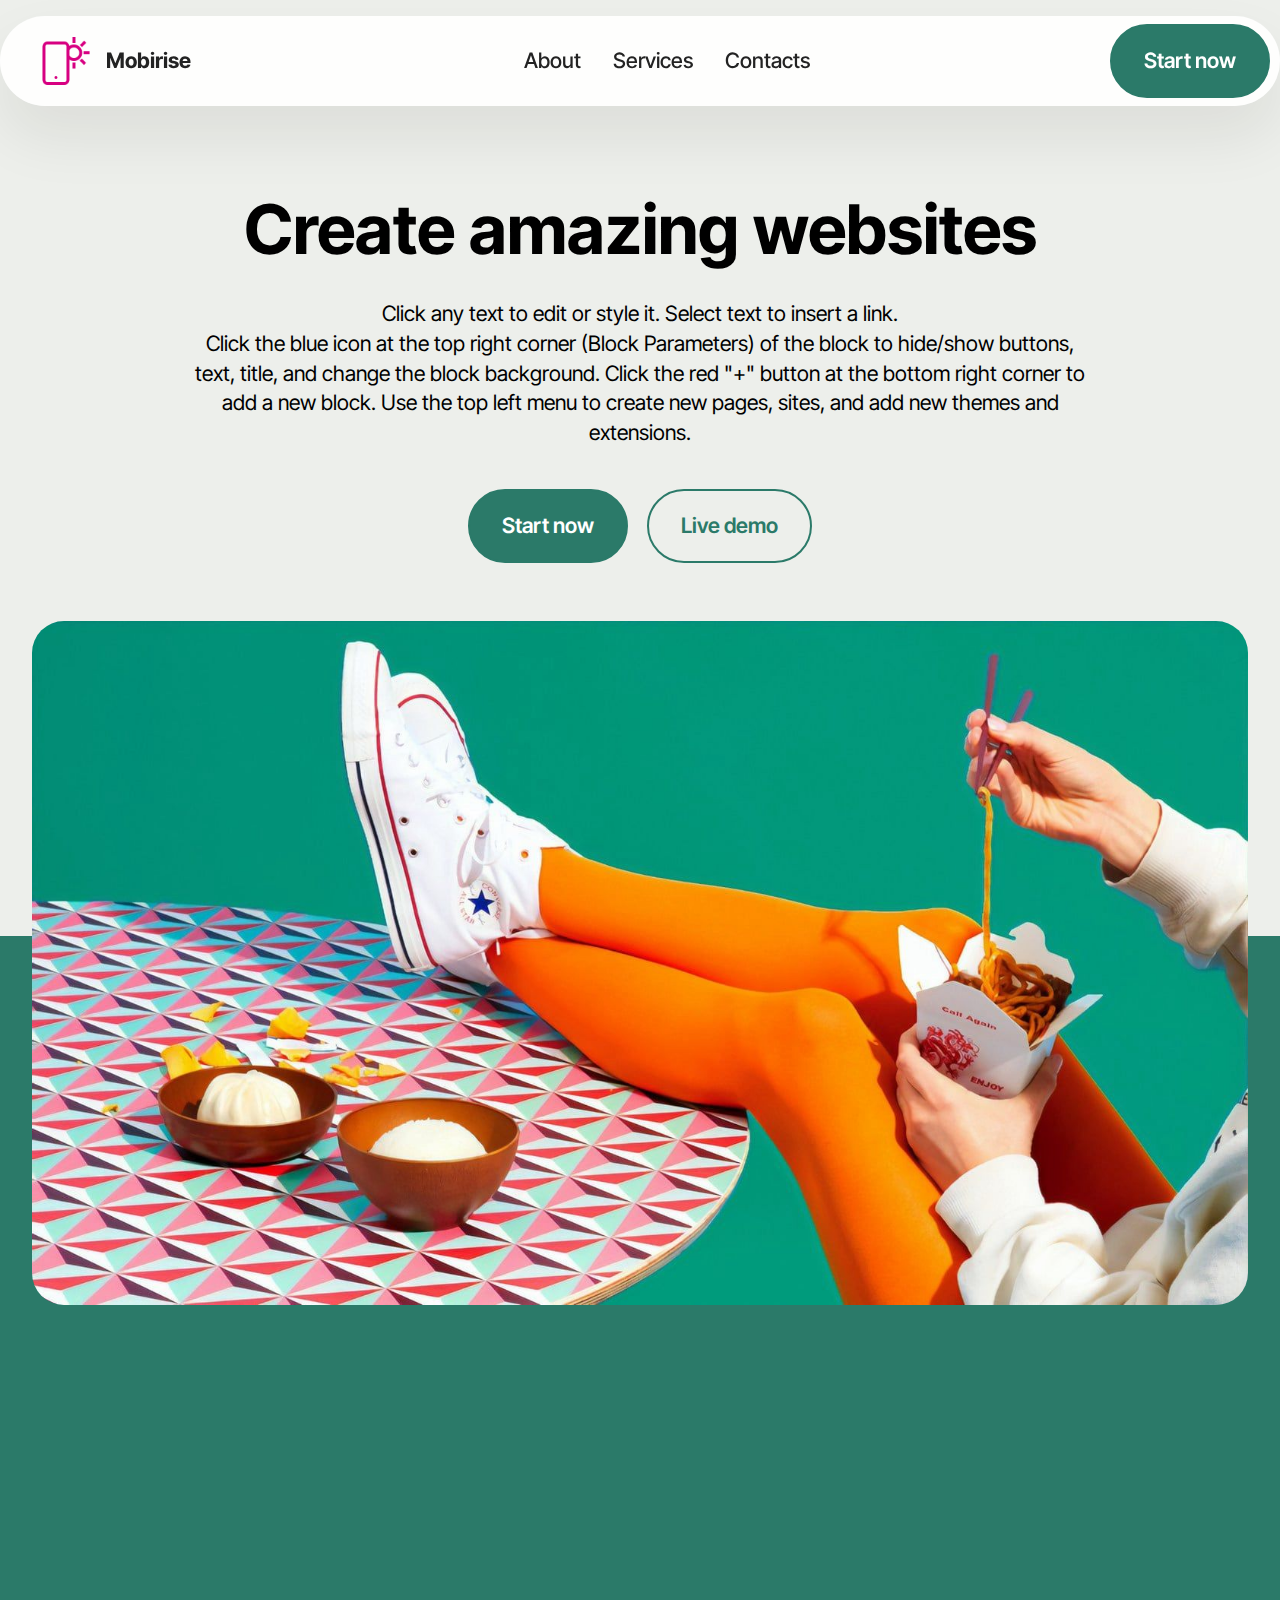
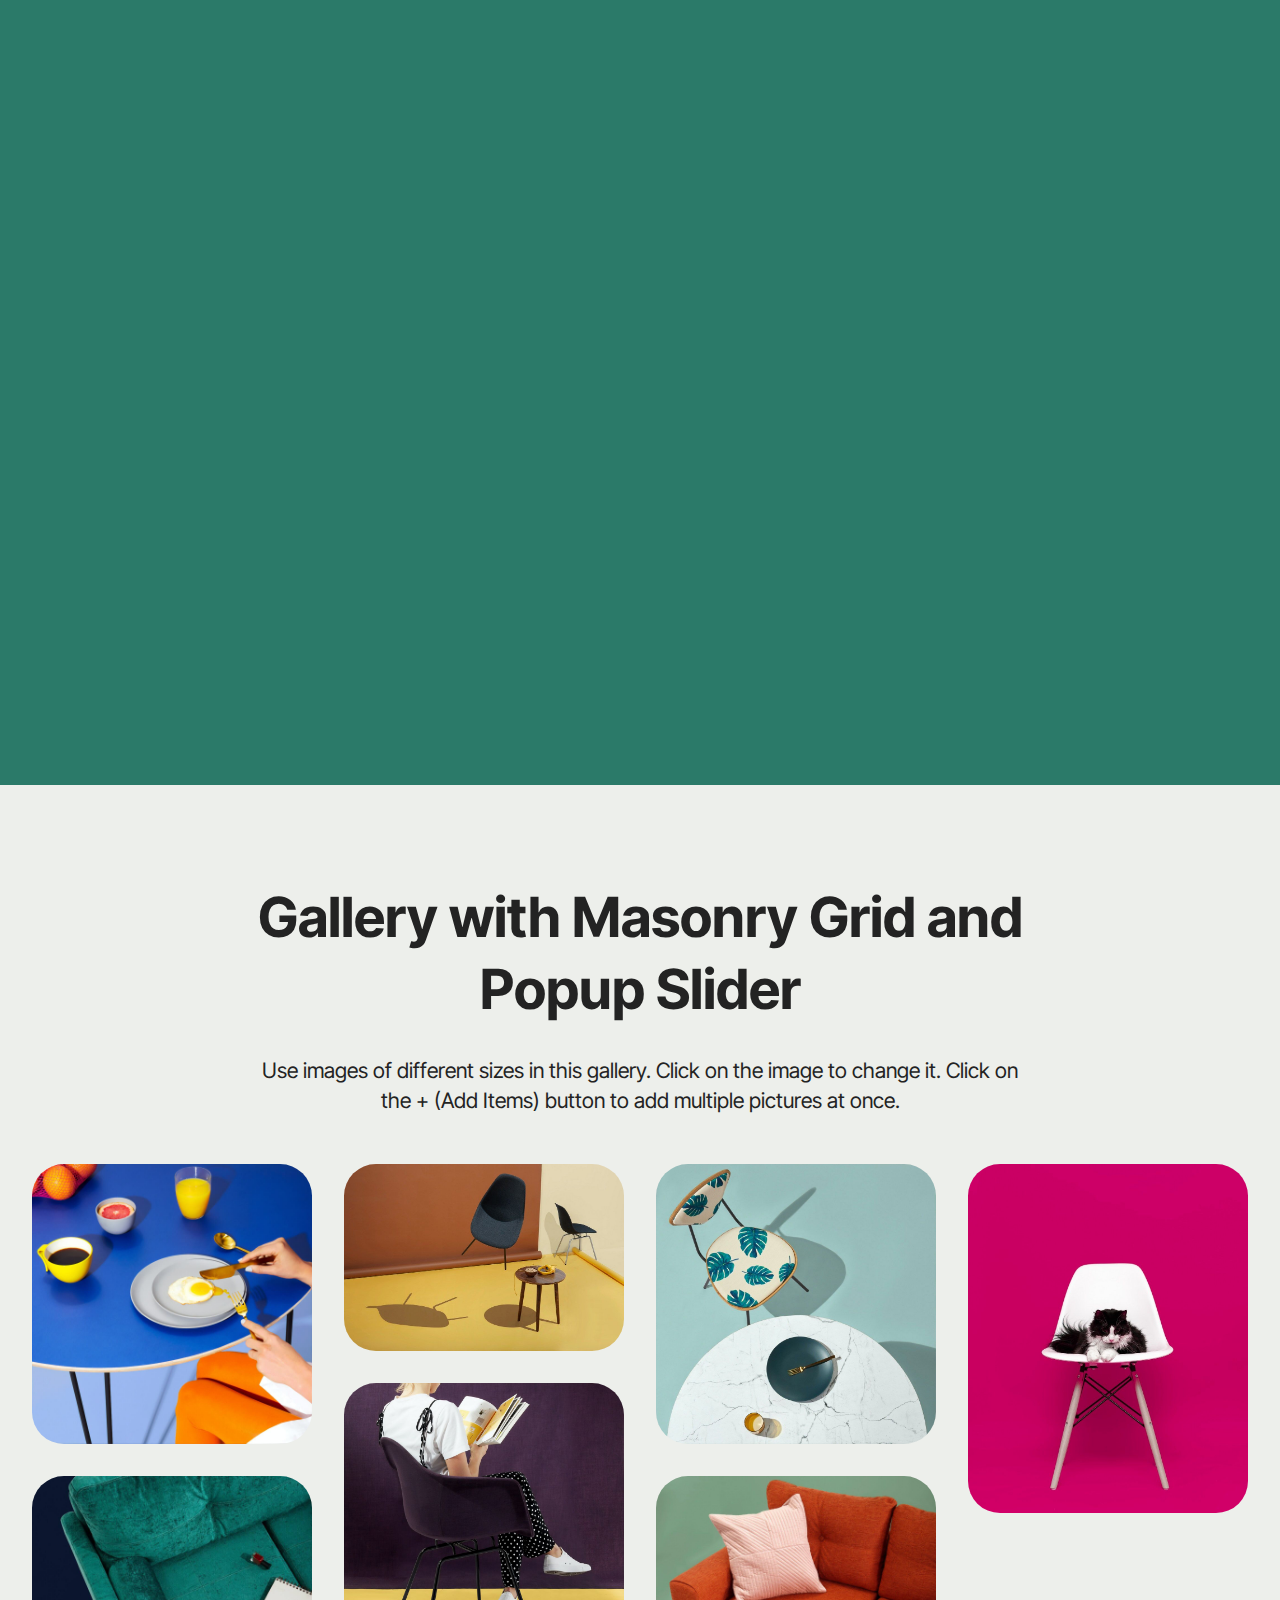
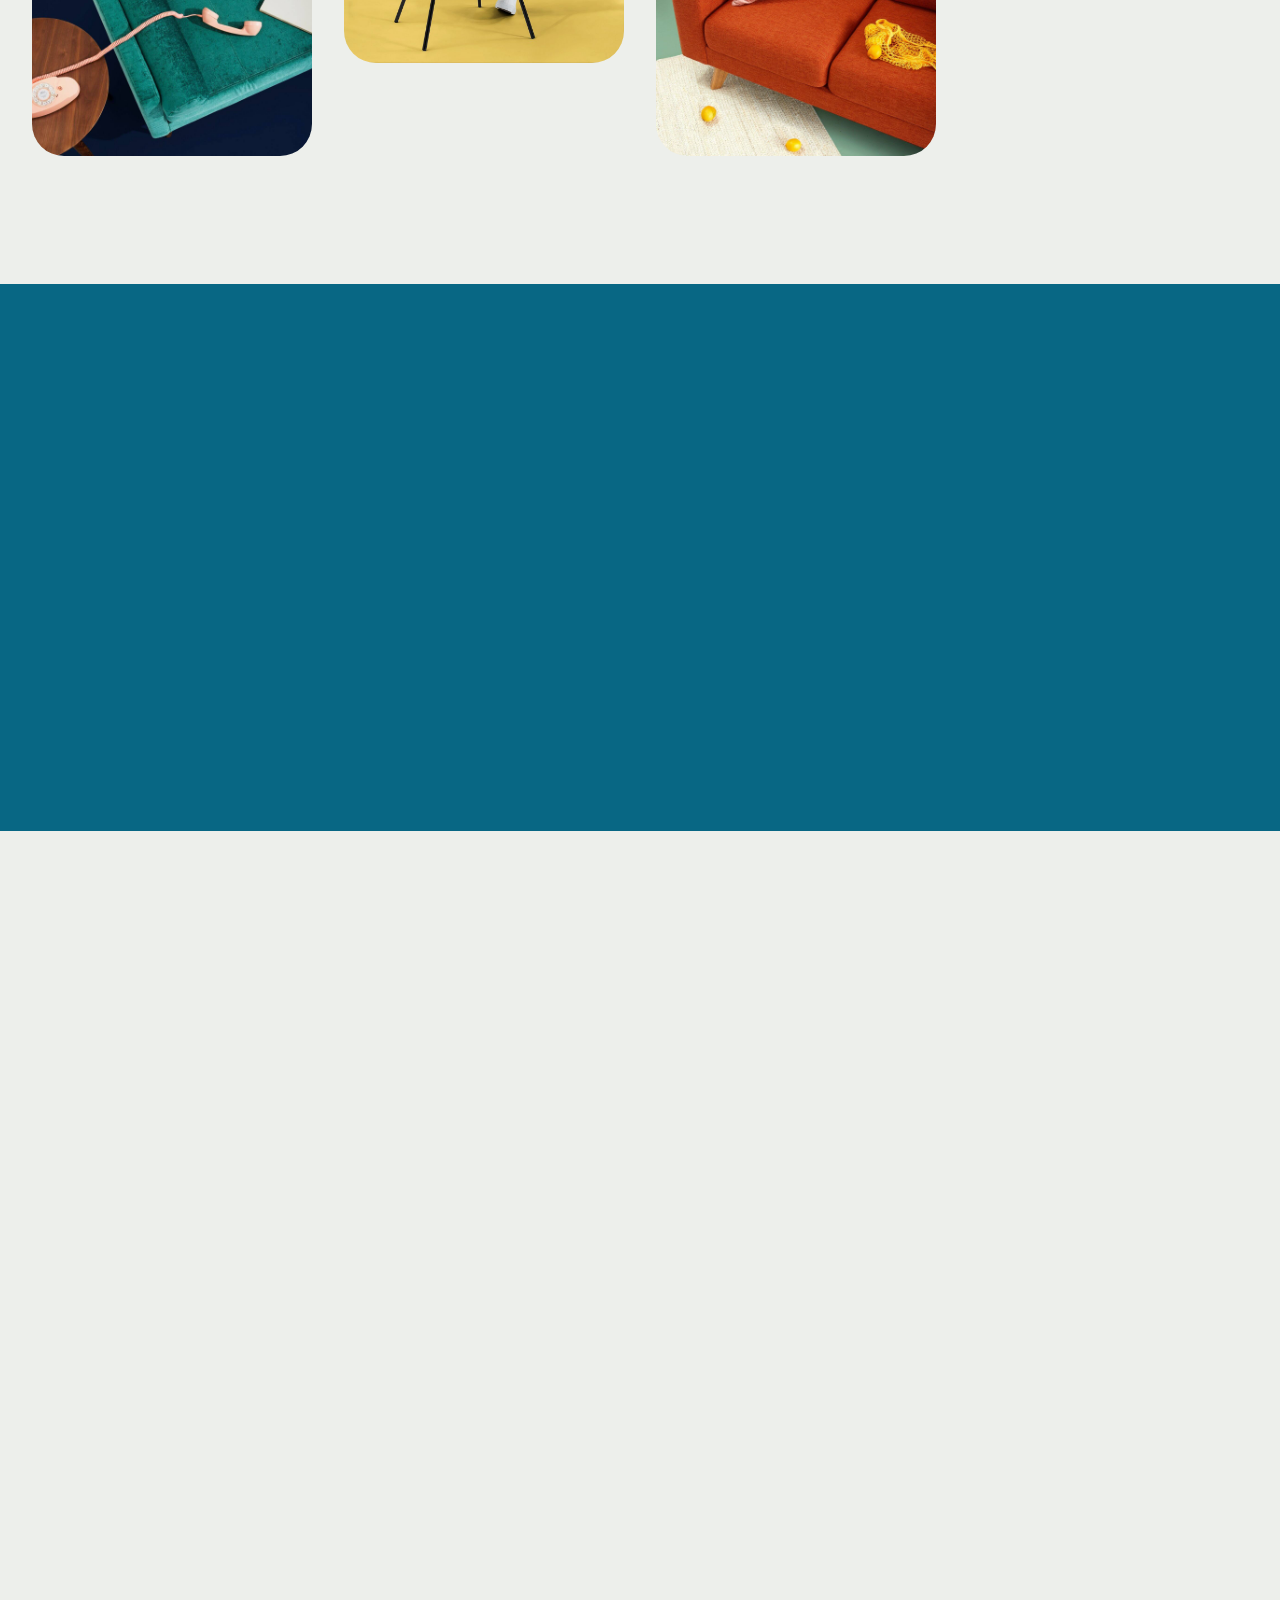
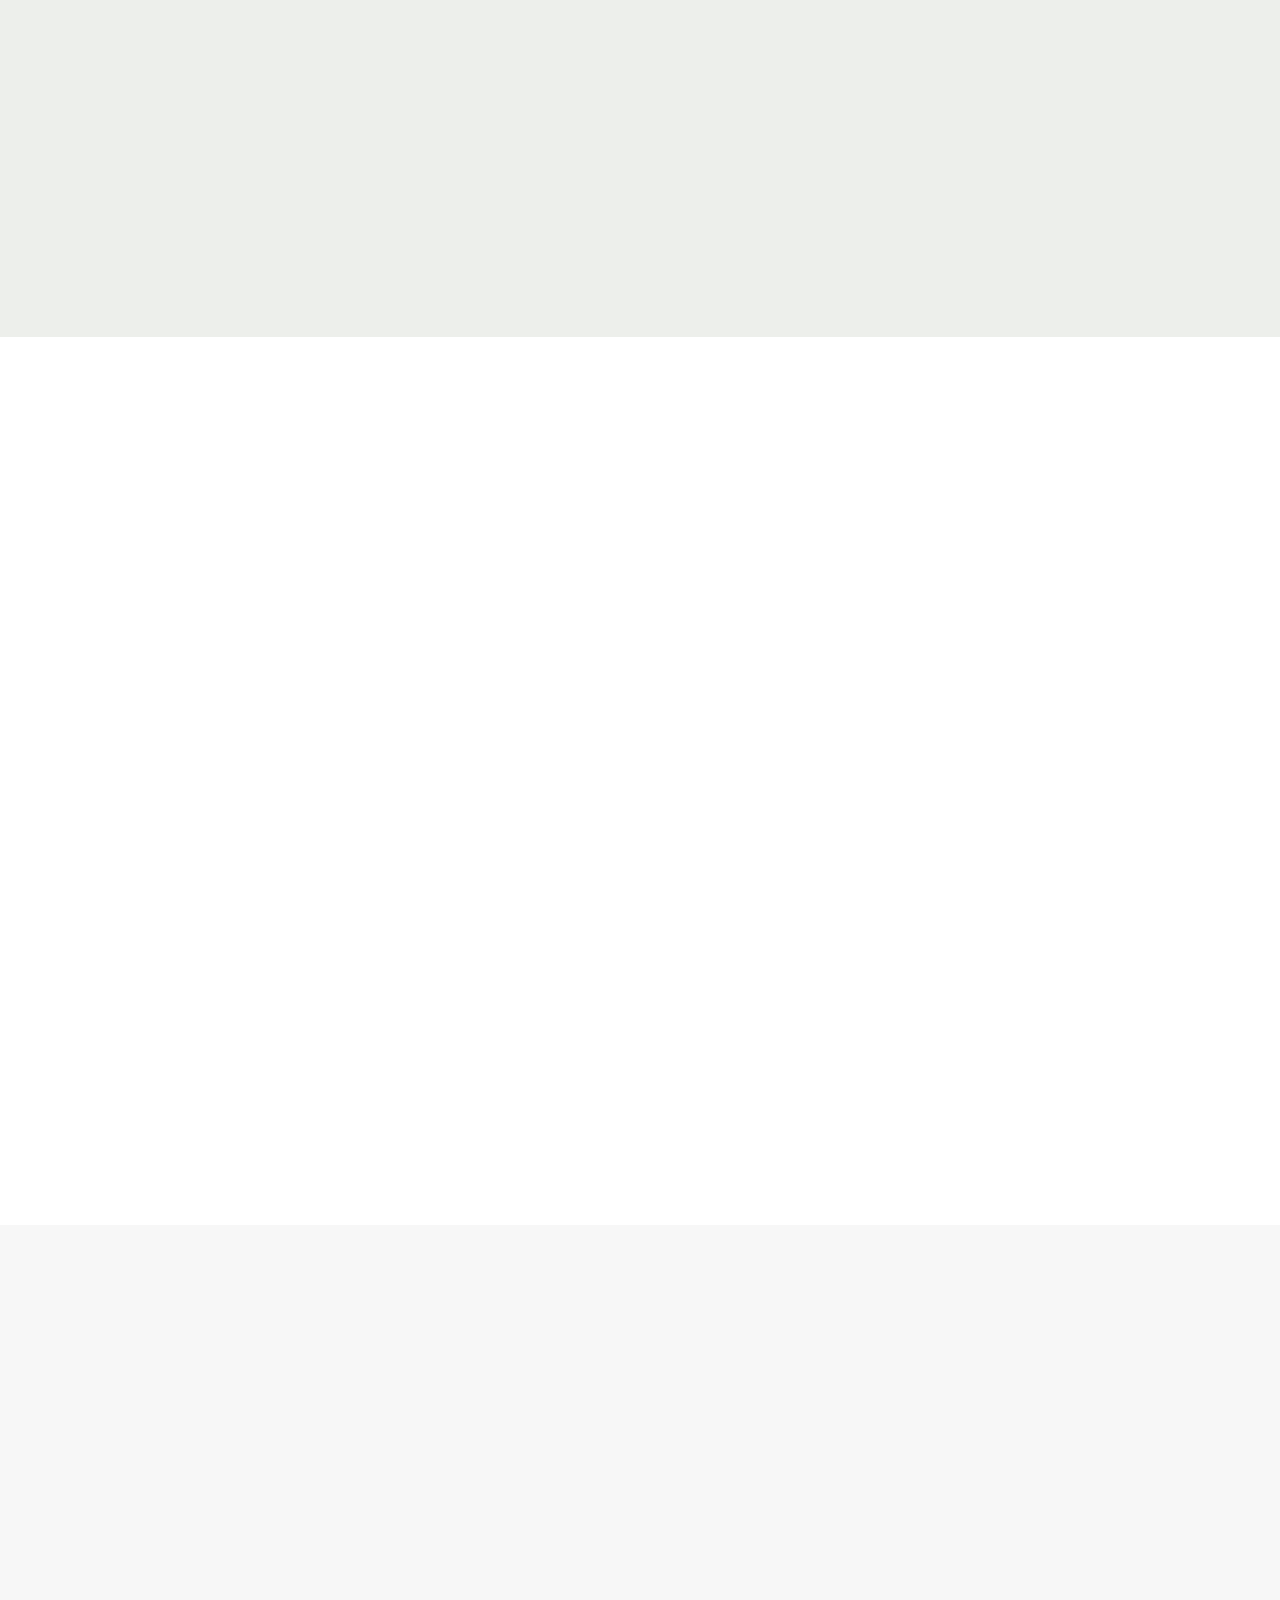
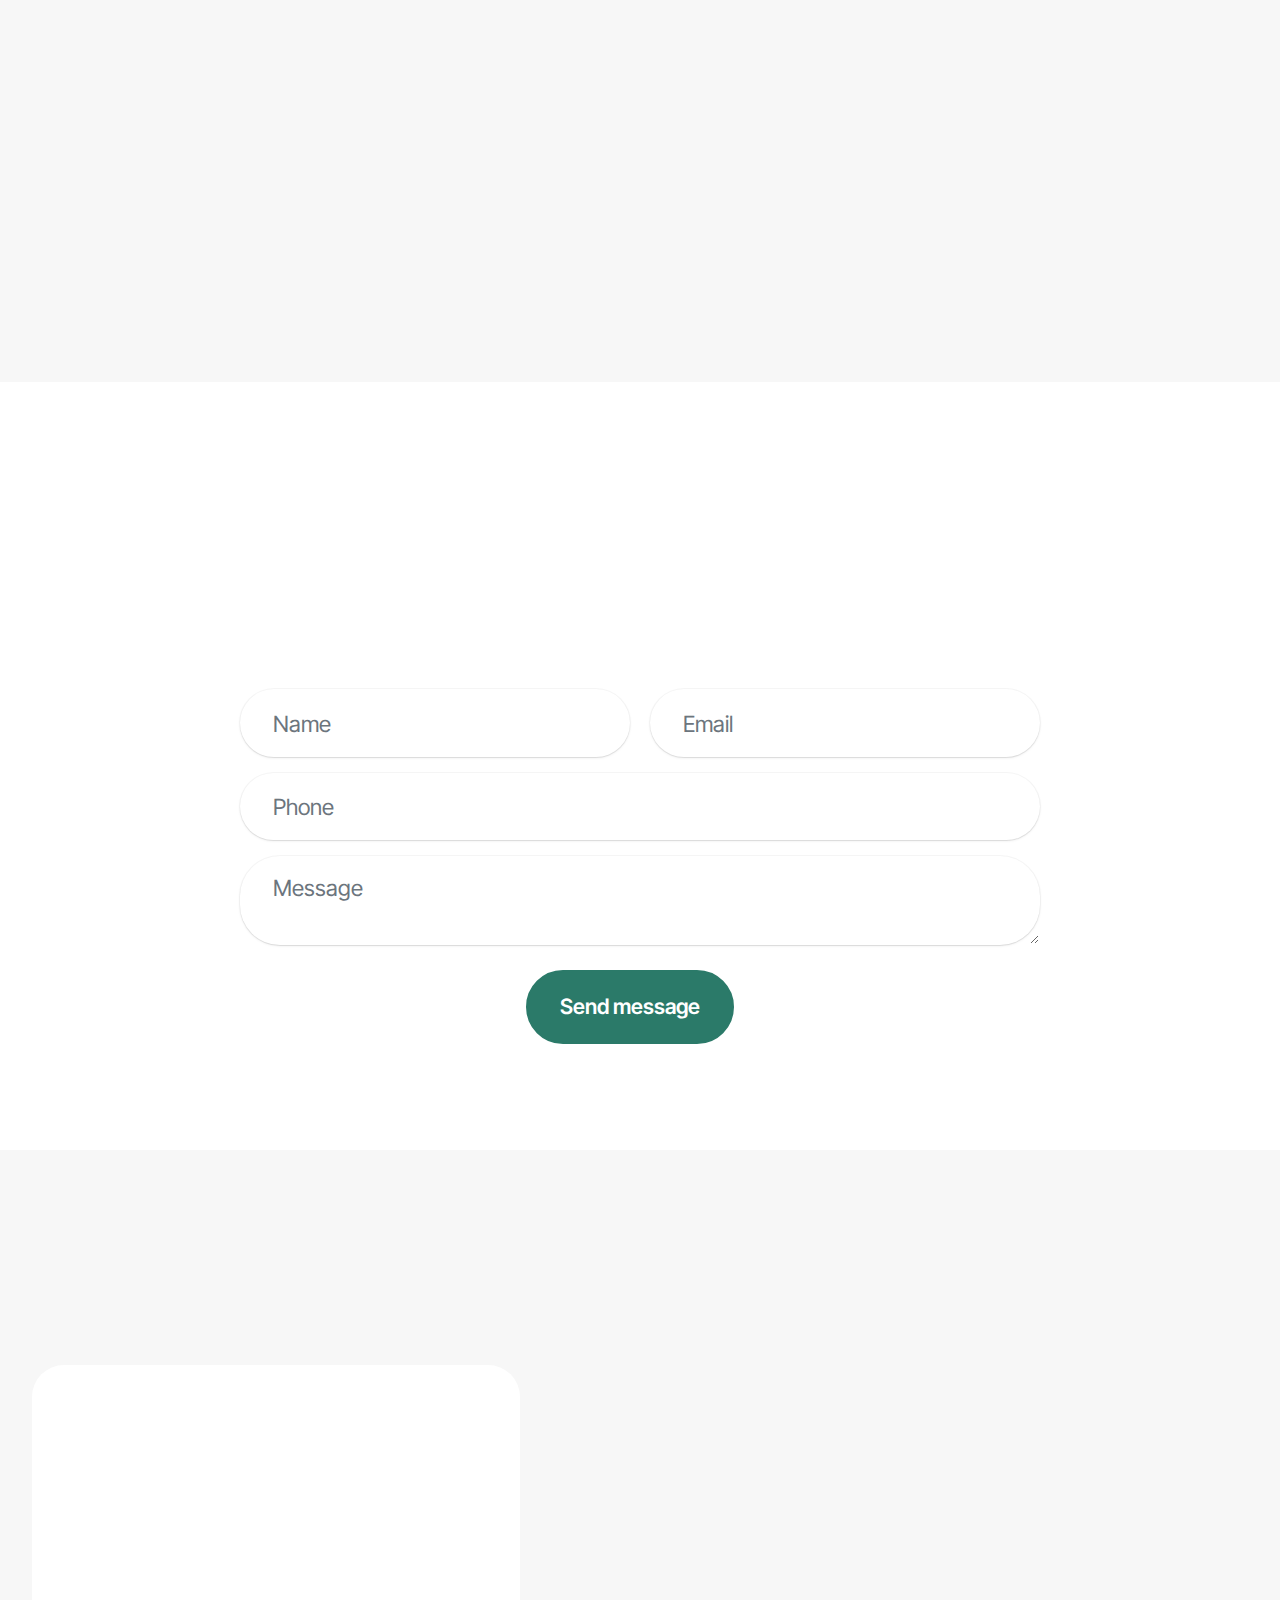
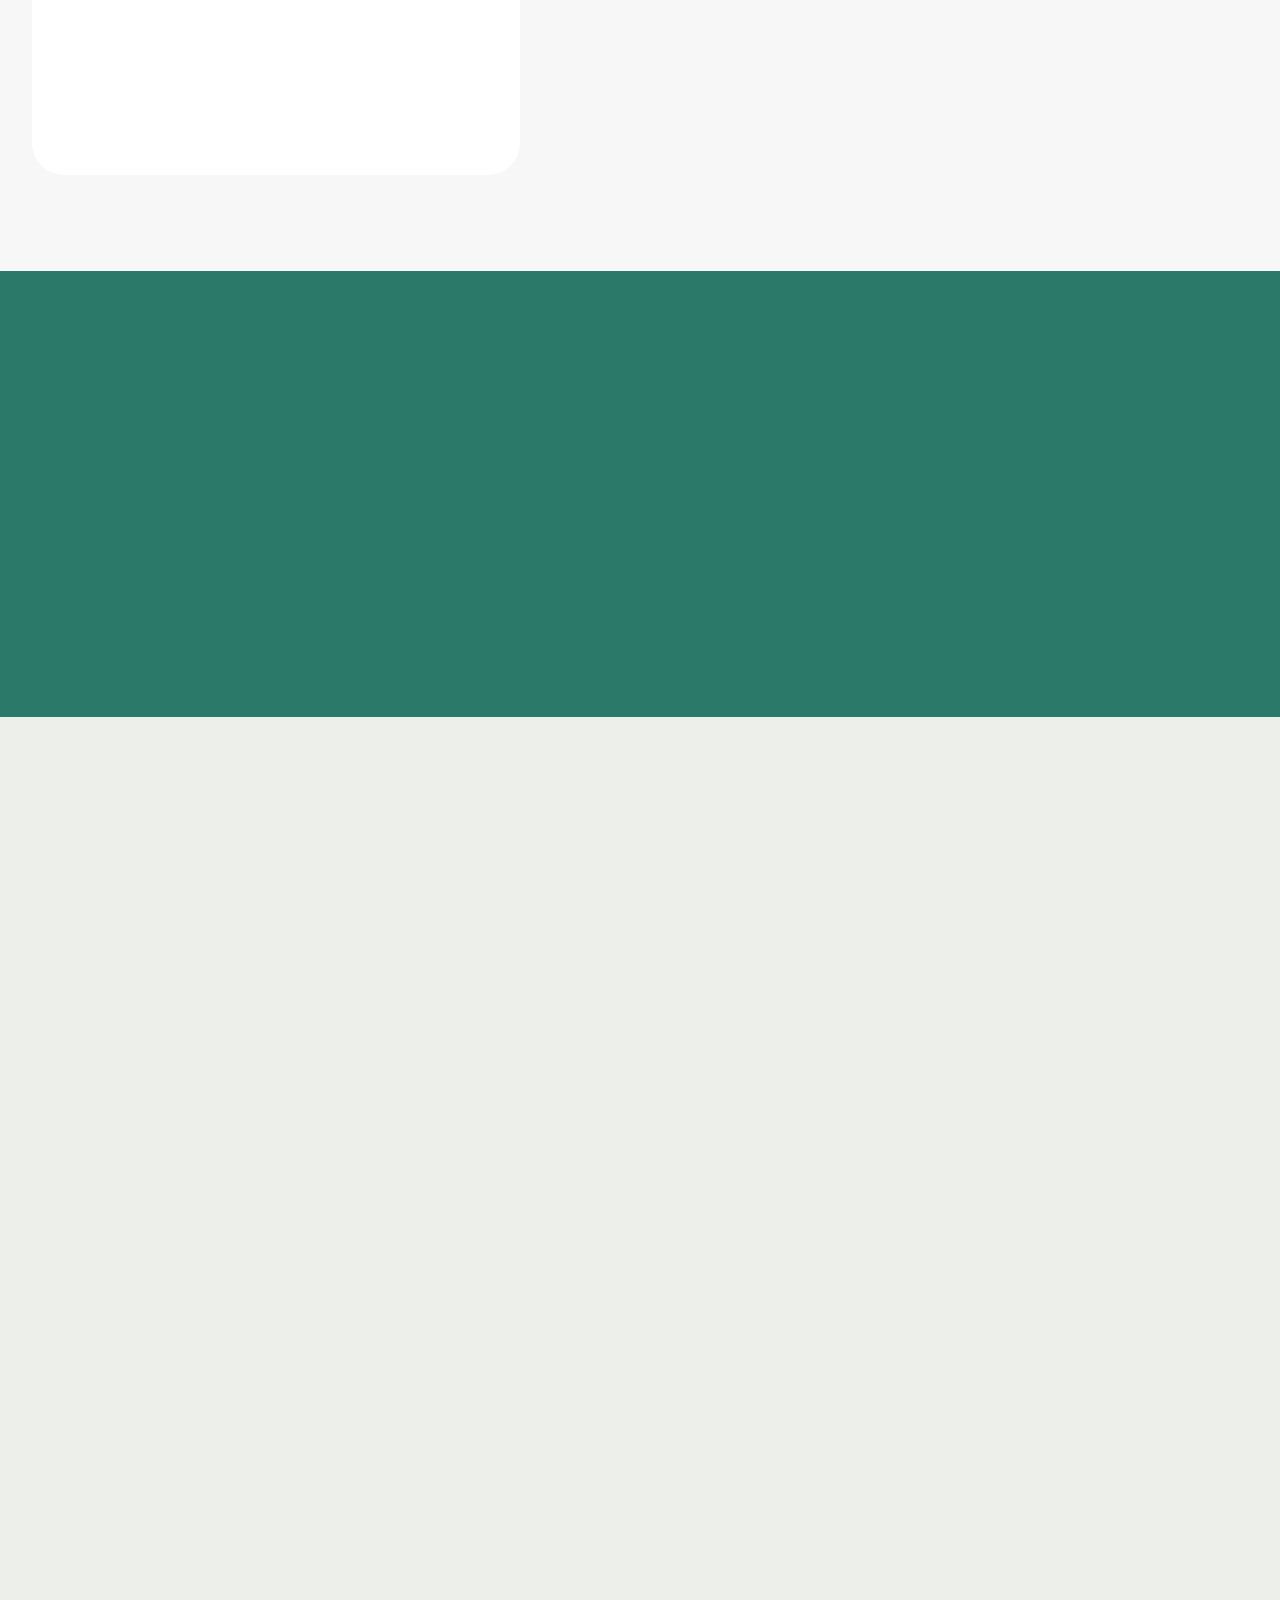
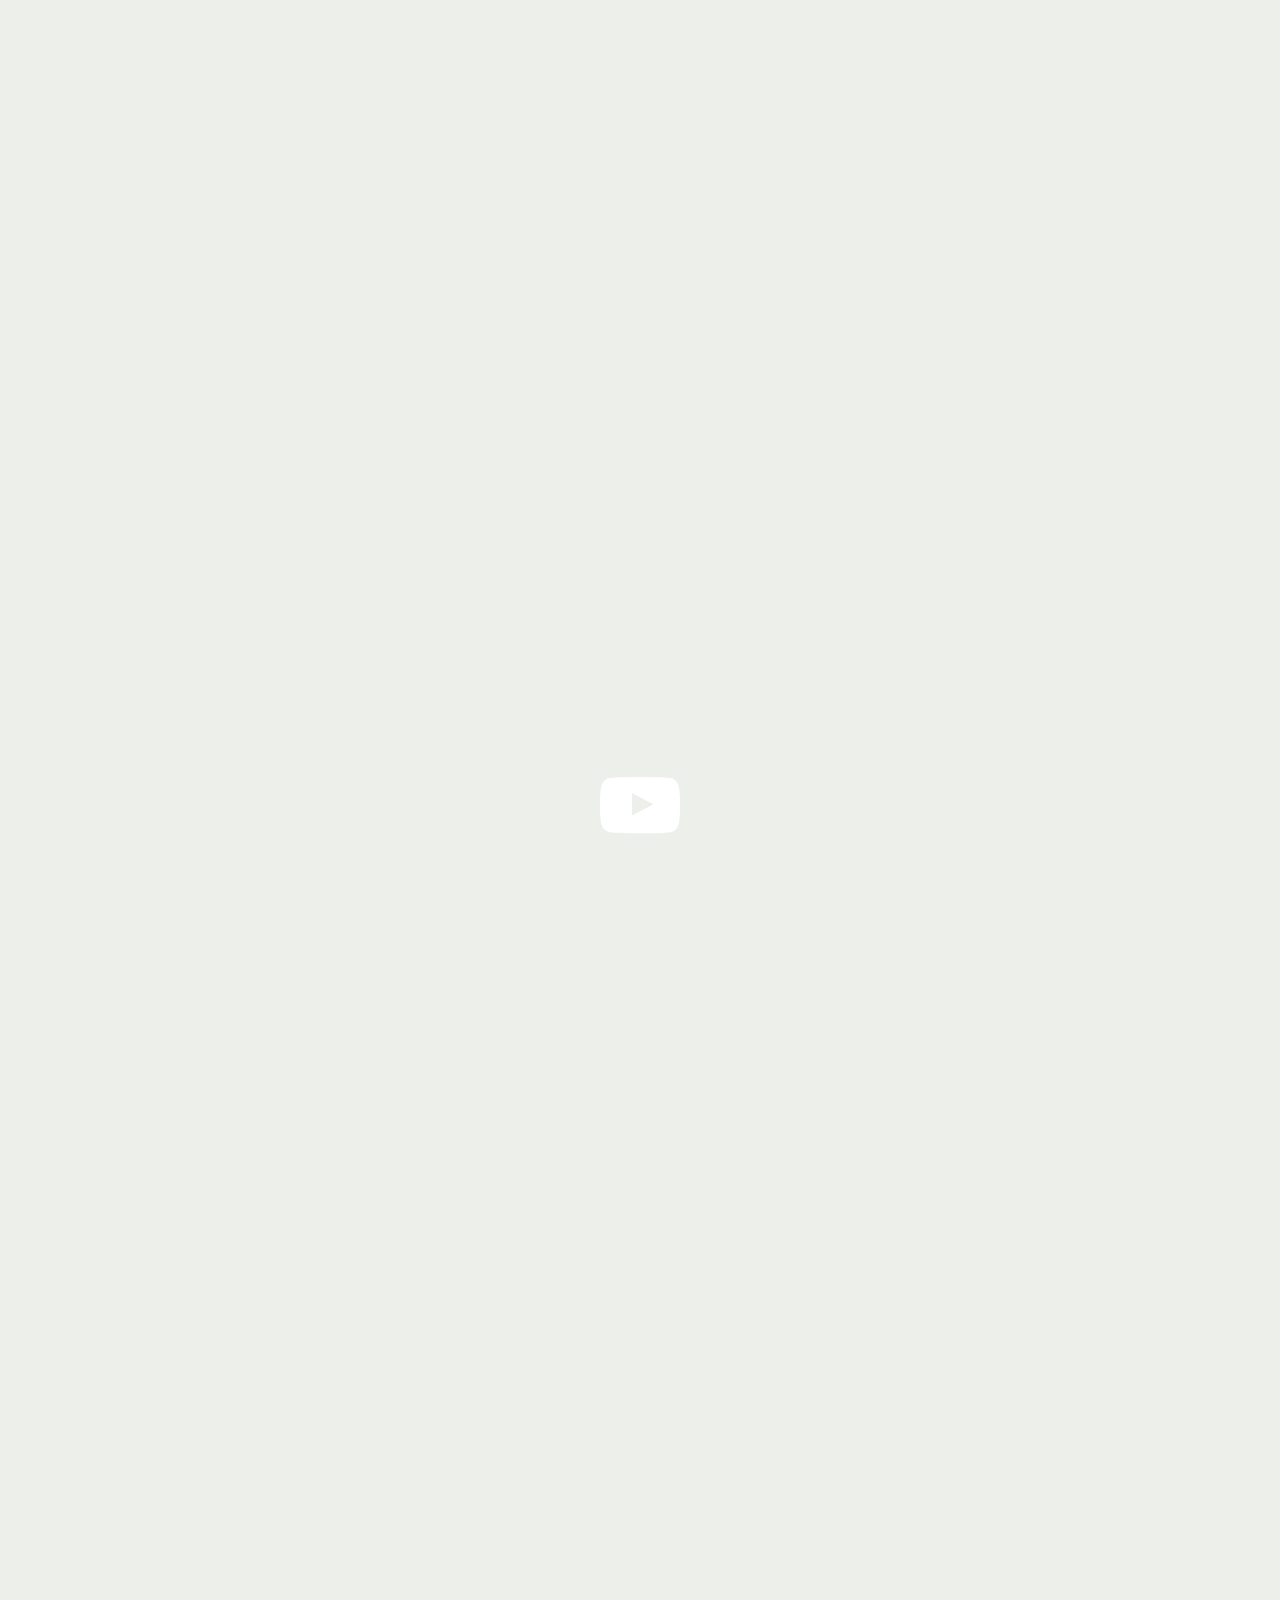
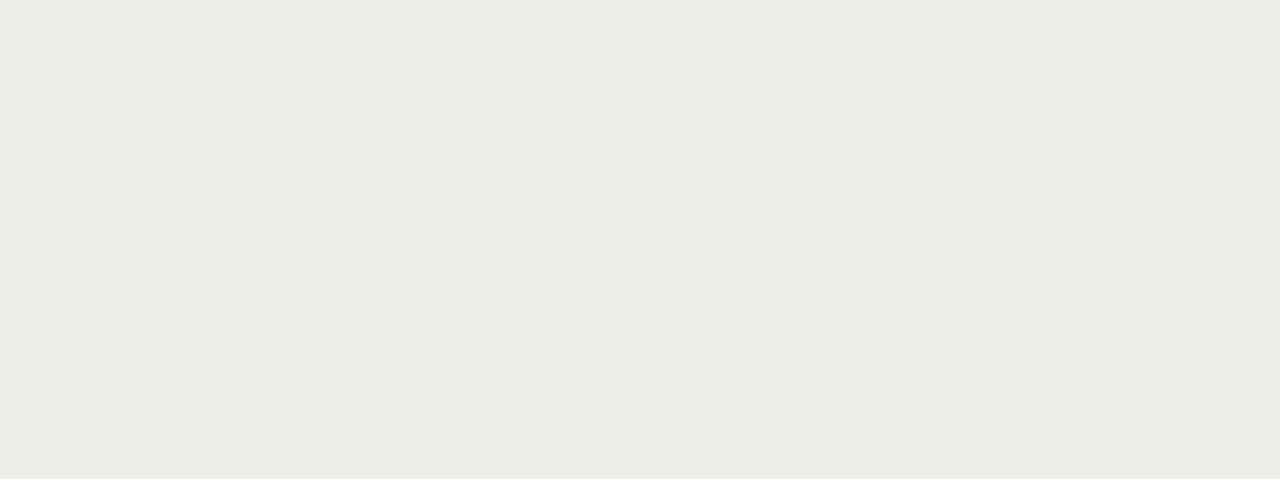
<file: index.html>
<!DOCTYPE html>
<html  lang="en">
<head>
  
  <meta charset="UTF-8">
  <meta http-equiv="X-UA-Compatible" content="IE=edge">
  
  <meta name="viewport" content="width=device-width, initial-scale=1, minimum-scale=1">
  <link rel="shortcut icon" href="assets/images/logo.png" type="image/x-icon">
  <meta name="description" content="">
  
  
  <title>Home</title>
  <link rel="stylesheet" href="assets/web/assets/mobirise-icons2/mobirise2.css">
  <link rel="stylesheet" href="assets/bootstrap/css/bootstrap.min.css">
  <link rel="stylesheet" href="assets/bootstrap/css/bootstrap-grid.min.css">
  <link rel="stylesheet" href="assets/bootstrap/css/bootstrap-reboot.min.css">
  <link rel="stylesheet" href="assets/animatecss/animate.css">
  <link rel="stylesheet" href="assets/dropdown/css/style.css">
  <link rel="stylesheet" href="assets/socicon/css/styles.css">
  <link rel="stylesheet" href="assets/theme/css/style.css">
  <link rel="stylesheet" href="assets/gallery/style.css">
  <link rel="preload" href="https://fonts.googleapis.com/css?family=Inter+Tight:100,200,300,400,500,600,700,800,900,100i,200i,300i,400i,500i,600i,700i,800i,900i&display=swap" as="style" onload="this.onload=null;this.rel='stylesheet'">
  <noscript><link rel="stylesheet" href="https://fonts.googleapis.com/css?family=Inter+Tight:100,200,300,400,500,600,700,800,900,100i,200i,300i,400i,500i,600i,700i,800i,900i&display=swap"></noscript>
  <link rel="preload" as="style" href="assets/mobirise/css/mbr-additional.css?v=5qv29c"><link rel="stylesheet" href="assets/mobirise/css/mbr-additional.css?v=5qv29c" type="text/css">

  
  
  
</head>
<body>
  
  <section data-bs-version="5.1" class="menu menu2 cid-tJS6tZXiPa" once="menu" id="menu02-0">
	

	<nav class="navbar navbar-dropdown navbar-fixed-top navbar-expand-lg">
		<div class="container">
			<div class="navbar-brand">
				<span class="navbar-logo">
					<a href="https://mobirise.com">
						<img src="assets/images/logo.png" alt="Mobirise Website Builder" style="height: 3rem;">
					</a>
				</span>
				<span class="navbar-caption-wrap"><a class="navbar-caption text-black text-primary display-4" href="index.html#header05-1">Mobirise</a></span>
			</div>
			<button class="navbar-toggler" type="button" data-toggle="collapse" data-bs-toggle="collapse" data-target="#navbarSupportedContent" data-bs-target="#navbarSupportedContent" aria-controls="navbarNavAltMarkup" aria-expanded="false" aria-label="Toggle navigation">
				<div class="hamburger">
					<span></span>
					<span></span>
					<span></span>
					<span></span>
				</div>
			</button>
			<div class="collapse navbar-collapse" id="navbarSupportedContent">
				<ul class="navbar-nav nav-dropdown" data-app-modern-menu="true"><li class="nav-item">
						<a class="nav-link link text-black text-primary display-4" href="index.html#header01-7">About</a>
					</li>
					<li class="nav-item">
						<a class="nav-link link text-black text-primary display-4" href="index.html#features04-w" aria-expanded="false">Services</a>
					</li>
					<li class="nav-item">
						<a class="nav-link link text-black text-primary display-4" href="index.html#contacts02-9">Contacts</a>
					</li></ul>
				
				<div class="navbar-buttons mbr-section-btn"><a class="btn btn-primary display-4" href="index.html#form02-6"> Start now</a></div>
			</div>
		</div>
	</nav>
</section>

<section data-bs-version="5.1" class="header5 cid-tJS6uM4N87" id="header05-1">
	

	
	
	<div class="topbg"></div>
	<div class="align-center container">
		<div class="row justify-content-center">
			<div class="col-md-12 col-lg-9">
				<h1 class="mbr-section-title mbr-fonts-style mb-4 display-1"><strong>Create amazing websites</strong></h1>
				<p class="mbr-text mbr-fonts-style mb-4 display-7">Click any text to edit or style it. Select text to insert a link.
<br>Click the blue icon at the top right corner (Block Parameters) of the block to hide/show buttons, text, title, and change the block background. Click the red "+" button at the bottom right corner to add a new block. Use the top left menu to create new pages, sites, and add new themes and extensions.</p>
				<div class="mbr-section-btn mt-3"><a class="btn btn-primary display-7" href="index.html#form02-6">Start now</a> <a class="btn btn-primary-outline display-7" href="index.html#gallery02-v">Live demo</a></div>
			</div>
		</div>
		<div class="row mt-5 justify-content-center">
			<div class="col-12 col-lg-12">
				<img src="assets/images/11.jpg" alt="Mobirise Website Builder" title="">
			</div>
		</div>
	</div>
</section>

<section data-bs-version="5.1" class="features4 cid-tMlEXTHLbS" id="features04-w">
	
	
	<div class="container">
		<div class="row justify-content-center">
			<div class="col-12 content-head">
				<div class="mbr-section-head mb-5">
					<h4 class="mbr-section-title mbr-fonts-style align-center mb-0 display-2"><strong>Our Services</strong></h4>
					<h5 class="mbr-section-subtitle mbr-fonts-style align-center mb-0 mt-4 display-7">Hover over pictures to add more cards or rearrange them with the Tools panel. Add multiple cards by selecting multiple images. You can set the number of columns in Block Parameters.</h5>
					
				</div>
			</div>
		</div>
		<div class="row">
			<div class="item features-image col-12 col-md-6 col-lg-4">
				<div class="item-wrapper">
					<div class="item-img">
						<img src="assets/images/gallery03.jpg" alt="Mobirise Website Builder">
					</div>
					<div class="item-content">
						<h5 class="item-title mbr-fonts-style display-5">
							<strong>Marketing</strong>
						</h5>
						
						<p class="mbr-text mbr-fonts-style display-7">
							Service Description. You can show/hide the title, subtitle, text, button in the Block Parameters
						</p>
						<div class="mbr-section-btn item-footer"><a href="" class="btn item-btn btn-primary display-7">Learn more</a></div>
					</div>

				</div>
			</div>
			<div class="item features-image col-12 col-md-6 col-lg-4">
				<div class="item-wrapper">
					<div class="item-img">
						<img src="assets/images/gallery05.jpg" alt="Mobirise Website Builder">
					</div>
					<div class="item-content">
						<h5 class="item-title mbr-fonts-style display-5">
							<strong>Promotion</strong>
						</h5>
						
						<p class="mbr-text mbr-fonts-style display-7">
							Service Description. You can show/hide the title, subtitle, text, button in the Block Parameters
						</p>
						<div class="mbr-section-btn item-footer"><a href="" class="btn item-btn btn-primary display-7">Learn more</a></div>
					</div>
				</div>
			</div>
			<div class="item features-image col-12 col-md-6 col-lg-4">
				<div class="item-wrapper">
					<div class="item-img">
						<img src="assets/images/gallery02.jpg" alt="Mobirise Website Builder">
					</div>
					<div class="item-content">
						<h5 class="item-title mbr-fonts-style display-5">
							<strong>Branding</strong>
						</h5>
						
						<p class="mbr-text mbr-fonts-style display-7">
							Service Description. You can show/hide the title, subtitle, text, button in the Block Parameters<br>
						</p>
						<div class="mbr-section-btn item-footer"><a href="" class="btn item-btn btn-primary display-7">Learn more</a></div>
					</div>
				</div>
			</div>
		</div>
	</div>
</section>

<section data-bs-version="5.1" class="gallery1 mbr-gallery cid-tMlDYtQ5fF" id="gallery02-v">
    

    
    

    <div class="container-fluid">
        <div class="row justify-content-center">
            <div class="col-12 content-head">
                <div class="mbr-section-head mb-5">
                    <h3 class="mbr-section-title mbr-fonts-style align-center m-0 display-2"><strong>Gallery with Masonry Grid and Popup Slider</strong></h3>
                    <h4 class="mbr-section-subtitle mbr-fonts-style align-center mb-0 mt-4 display-7">Use images of different sizes in this gallery. Click on the image to change it. Click on the + (Add Items) button to add multiple pictures at once.</h4>
                </div>
            </div>
        </div>
        <div class="row mbr-gallery mbr-masonry" data-masonry="{&quot;percentPosition&quot;: true }">
            <div class="col-12 col-md-6 col-lg-3 item gallery-image">
                <div class="item-wrapper" data-toggle="modal" data-bs-toggle="modal" data-target="#ufXzwm3dRF-modal" data-bs-target="#ufXzwm3dRF-modal">
                    <img class="w-100" src="assets/images/gallery03.jpg" alt="Mobirise Website Builder" data-slide-to="0" data-bs-slide-to="0" data-target="#lb-ufXzwm3dRF" data-bs-target="#lb-ufXzwm3dRF">
                    <div class="icon-wrapper">
                        <span class="mobi-mbri mobi-mbri-search mbr-iconfont mbr-iconfont-btn"></span>
                    </div>
                </div>
                
            </div>
            <div class="col-12 col-md-6 col-lg-3 item gallery-image">
                <div class="item-wrapper" data-toggle="modal" data-bs-toggle="modal" data-target="#ufXzwm3dRF-modal" data-bs-target="#ufXzwm3dRF-modal">
                    <img class="w-100" src="assets/images/gallery13.jpg" alt="Mobirise Website Builder" data-slide-to="1" data-bs-slide-to="1" data-target="#lb-ufXzwm3dRF" data-bs-target="#lb-ufXzwm3dRF">
                    <div class="icon-wrapper">
                        <span class="mobi-mbri mobi-mbri-search mbr-iconfont mbr-iconfont-btn"></span>
                    </div>
                </div>
                
            </div>
            <div class="col-12 col-md-6 col-lg-3 item gallery-image">
                <div class="item-wrapper" data-toggle="modal" data-bs-toggle="modal" data-target="#ufXzwm3dRF-modal" data-bs-target="#ufXzwm3dRF-modal">
                    <img class="w-100" src="assets/images/gallery10.jpg" alt="Mobirise Website Builder" data-slide-to="2" data-bs-slide-to="2" data-target="#lb-ufXzwm3dRF" data-bs-target="#lb-ufXzwm3dRF">
                    <div class="icon-wrapper">
                        <span class="mobi-mbri mobi-mbri-search mbr-iconfont mbr-iconfont-btn"></span>
                    </div>
                </div>
                
            </div>
            <div class="col-12 col-md-6 col-lg-3 item gallery-image">
                <div class="item-wrapper" data-toggle="modal" data-bs-toggle="modal" data-target="#ufXzwm3dRF-modal" data-bs-target="#ufXzwm3dRF-modal">
                    <img class="w-100" src="assets/images/gallery08.jpg" alt="Mobirise Website Builder" data-slide-to="3" data-bs-slide-to="3" data-target="#lb-ufXzwm3dRF" data-bs-target="#lb-ufXzwm3dRF">
                    <div class="icon-wrapper">
                        <span class="mobi-mbri mobi-mbri-search mbr-iconfont mbr-iconfont-btn"></span>
                    </div>
                </div>
                
            </div>
            <div class="col-12 col-md-6 col-lg-3 item gallery-image">
                <div class="item-wrapper" data-toggle="modal" data-bs-toggle="modal" data-target="#ufXzwm3dRF-modal" data-bs-target="#ufXzwm3dRF-modal">
                    <img class="w-100" src="assets/images/gallery06.jpg" alt="Mobirise Website Builder" data-slide-to="4" data-bs-slide-to="4" data-target="#lb-ufXzwm3dRF" data-bs-target="#lb-ufXzwm3dRF">
                    <div class="icon-wrapper">
                        <span class="mobi-mbri mobi-mbri-search mbr-iconfont mbr-iconfont-btn"></span>
                    </div>
                </div>
                
            </div>
            <div class="col-12 col-md-6 col-lg-3 item gallery-image">
                <div class="item-wrapper" data-toggle="modal" data-bs-toggle="modal" data-target="#ufXzwm3dRF-modal" data-bs-target="#ufXzwm3dRF-modal">
                    <img class="w-100" src="assets/images/gallery02.jpg" alt="Mobirise Website Builder" data-slide-to="5" data-bs-slide-to="5" data-target="#lb-ufXzwm3dRF" data-bs-target="#lb-ufXzwm3dRF">
                    <div class="icon-wrapper">
                        <span class="mobi-mbri mobi-mbri-search mbr-iconfont mbr-iconfont-btn"></span>
                    </div>
                </div>
                
            </div>
            <div class="col-12 col-md-6 col-lg-3 item gallery-image">
                <div class="item-wrapper" data-toggle="modal" data-bs-toggle="modal" data-target="#ufXzwm3dRF-modal" data-bs-target="#ufXzwm3dRF-modal">
                    <img class="w-100" src="assets/images/gallery01.jpg" alt="Mobirise Website Builder" data-slide-to="6" data-bs-slide-to="6" data-target="#lb-ufXzwm3dRF" data-bs-target="#lb-ufXzwm3dRF">
                    <div class="icon-wrapper">
                        <span class="mobi-mbri mobi-mbri-search mbr-iconfont mbr-iconfont-btn"></span>
                    </div>
                </div>
                
            </div>
        </div>

        <div class="modal mbr-slider" tabindex="-1" role="dialog" aria-hidden="true" id="ufXzwm3dRF-modal">
            <div class="modal-dialog" role="document">
                <div class="modal-content">
                    <div class="modal-body">
                        <div class="carousel slide" id="lb-ufXzwm3dRF" data-interval="5000" data-bs-interval="5000">
                            <div class="carousel-inner">
                                <div class="carousel-item active">
                                    <img class="d-block w-100" src="assets/images/gallery03.jpg" alt="Mobirise Website Builder">
                                </div>
                                <div class="carousel-item">
                                    <img class="d-block w-100" src="assets/images/gallery13.jpg" alt="Mobirise Website Builder">
                                </div>
                                <div class="carousel-item">
                                    <img class="d-block w-100" src="assets/images/gallery10.jpg" alt="Mobirise Website Builder">
                                </div>
                                <div class="carousel-item">
                                    <img class="d-block w-100" src="assets/images/gallery08.jpg" alt="Mobirise Website Builder">
                                </div>
                                <div class="carousel-item">
                                    <img class="d-block w-100" src="assets/images/gallery06.jpg" alt="Mobirise Website Builder">
                                </div>
                                <div class="carousel-item">
                                    <img class="d-block w-100" src="assets/images/gallery02.jpg" alt="Mobirise Website Builder">
                                </div>
                                <div class="carousel-item">
                                    <img class="d-block w-100" src="assets/images/gallery01.jpg" alt="Mobirise Website Builder">
                                </div>
                            </div>
                            <ol class="carousel-indicators">
                                <li data-slide-to="0" data-bs-slide-to="0" class="active" data-target="#lb-ufXzwm3dRF" data-bs-target="#lb-ufXzwm3dRF"></li>
                                <li data-slide-to="1" data-bs-slide-to="1" data-target="#lb-ufXzwm3dRF" data-bs-target="#lb-ufXzwm3dRF"></li>
                                <li data-slide-to="2" data-bs-slide-to="2" data-target="#lb-ufXzwm3dRF" data-bs-target="#lb-ufXzwm3dRF"></li>
                                <li data-slide-to="3" data-bs-slide-to="3" data-target="#lb-ufXzwm3dRF" data-bs-target="#lb-ufXzwm3dRF"></li>
                                <li data-slide-to="4" data-bs-slide-to="4" data-target="#lb-ufXzwm3dRF" data-bs-target="#lb-ufXzwm3dRF"></li>
                                <li data-slide-to="5" data-bs-slide-to="5" data-target="#lb-ufXzwm3dRF" data-bs-target="#lb-ufXzwm3dRF"></li>
                                <li data-slide-to="6" data-bs-slide-to="6" data-target="#lb-ufXzwm3dRF" data-bs-target="#lb-ufXzwm3dRF"></li>
                            </ol>
                            <a role="button" href="" class="close" data-dismiss="modal" data-bs-dismiss="modal" aria-label="Close">
                            </a>
                            <a class="carousel-control-prev carousel-control" role="button" data-slide="prev" data-bs-slide="prev" href="#lb-ufXzwm3dRF">
                                <span class="mobi-mbri mobi-mbri-arrow-prev" aria-hidden="true"></span>
                                <span class="sr-only visually-hidden">Previous</span>
                            </a>
                            <a class="carousel-control-next carousel-control" role="button" data-slide="next" data-bs-slide="next" href="#lb-ufXzwm3dRF">
                                <span class="mobi-mbri mobi-mbri-arrow-next" aria-hidden="true"></span>
                                <span class="sr-only visually-hidden">Next</span>
                            </a>
                        </div>
                    </div>
                </div>
            </div>
        </div>
    </div>
</section>

<section data-bs-version="5.1" class="header09 cid-tLAX5BnXkJ" id="header09-q">
	
	
	<div class="container">
		<div class="row">
			<div class="content-wrap col-12 col-md-8">
				<h1 class="mbr-section-title mbr-fonts-style mbr-white mb-4 display-1"><strong>Unlock boundless possibilities</strong></h1>
				
				<p class="mbr-fonts-style mbr-text mbr-white mb-4 display-7">
					Mobirise Free Website Maker is perfect for non-techies and great for pro-coders for fast prototyping and small customers' projects.
				</p>
				<div class="mbr-section-btn"><a class="btn btn-white-outline display-7" href="https://mobiri.se">Learn more</a></div>
			</div>
		</div>
	</div>
</section>

<section data-bs-version="5.1" class="header7 cid-tLeaLmEeFr" id="header07-h">
  

  
  
  
  <div class="align-center container">
    <div class="row justify-content-center">
      <div class="col-md-12 col-lg-9 mb-5">
        <h1 class="mbr-section-title mbr-fonts-style display-1"><strong>Block with video</strong>
        </h1>
        <p class="mbr-text mbr-fonts-style mt-4 display-7">
          Click on the media content to replace it. In some blocks, you can change media content via Block Parameters.
        </p>
        
      </div>
    </div>

    <div class="row justify-content-center">
      <div class="mbr-figure col-12 col-md-12"><iframe class="mbr-embedded-video" src="https://www.youtube.com/embed/sGpPgQeEyOc?rel=0&amp;amp;mute=1&amp;showinfo=0&amp;autoplay=1&amp;loop=1&amp;playlist=sGpPgQeEyOc" width="1280" height="720" frameborder="0" allowfullscreen></iframe></div>
    </div>
  </div>
</section>

<section data-bs-version="5.1" class="header1 cid-tJS9vXDdRK" id="header01-7">
	

	
	

	<div class="container">
		<div class="row justify-content-center">
			<div class="col-12 col-md-12 col-lg-7 image-wrapper">
				<img class="w-100" src="assets/images/gallery01.jpg" alt="Mobirise Website Builder">
			</div>
			<div class="col-12 col-lg col-md-12">
				<div class="text-wrapper align-left">
					<h1 class="mbr-section-title mbr-fonts-style mb-4 display-2"><strong>About us</strong></h1>
					<p class="mbr-text mbr-fonts-style mb-4 display-7">
						Most blocks can be used with various types of backgrounds: color, pictures, or videos. It can be set in Block Parameters.&nbsp;You can show/hide the title, subtitle, text, button in the Block Parameters (blue gear icon at the top right corner of the block).&nbsp;</p>
					<div class="mbr-section-btn mt-3"><a class="btn btn-primary display-7" href="https://mobiri.se">Start now</a></div>
				</div>
			</div>
		</div>
	</div>
</section>

<section data-bs-version="5.1" class="features15 cid-tLek7gQhG7" id="features015-m">
	

	
	
	<div class="container">
		<div class="mbr-section-head mb-5">
			<h4 class="mbr-section-title mbr-fonts-style align-center mb-0 display-2">
			  <strong>Why us?</strong></h4>
			
		  </div>
		<div class="row justify-content-center">
			<div class="item features-without-image col-12 col-lg-4">
				<div class="item-wrapper">
					<div class="img-wrapper">
						<img src="assets/images/shop1.jpg" alt="Mobirise Website Builder">
					</div>
					<div class="card-box">
						<h4 class="card-title mbr-fonts-style mb-3 display-5">
							<strong>Free</strong></h4>
						<h5 class="card-text mbr-fonts-style display-7">
							Mobirise is a free website builder. Mobirise is a free website builder. Mobirise is a free website builder.</h5>
					</div>
				</div>
			</div>
			<div class="item features-without-image col-12 col-lg-4">
				<div class="item-wrapper">
					<div class="img-wrapper">
						<img src="assets/images/shop2.jpg" alt="Mobirise Website Builder">
					</div>
					<div class="card-box">
						<h4 class="card-title mbr-fonts-style mb-3 display-5">
							<strong>Easy</strong></h4>
						<h5 class="card-text mbr-fonts-style display-7">
							Create landing pages with ease. Create landing pages with ease. Create landing pages with ease.<br><br></h5>
					</div>
				</div>
			</div><div class="item features-without-image col-12 col-lg-4">
				<div class="item-wrapper">
					<div class="img-wrapper">
						<img src="assets/images/shop2.jpg" alt="Mobirise Website Builder" data-slide-to="2" data-bs-slide-to="3">
					</div>
					<div class="card-box">
						<h4 class="card-title mbr-fonts-style mb-3 display-5">
							<strong>Easy</strong></h4>
						<h5 class="card-text mbr-fonts-style display-7">
							Create landing pages with ease. Create landing pages with ease. Create landing pages with ease.<br><br></h5>
					</div>
				</div>
			</div>
			<div class="item features-without-image col-12 col-lg-4">
				<div class="item-wrapper">
					<div class="img-wrapper">
						<img src="assets/images/shop3.jpg" alt="Mobirise Website Builder" data-slide-to="3">
					</div>
					<div class="card-box">
						<h4 class="card-title mbr-fonts-style mb-3 display-5">
							<strong>Beautiful</strong></h4>
						<h5 class="card-text mbr-fonts-style display-7">
							Build a website with Mobirise. Build a web page with Mobirise. Create a website with Mobirise.</h5>
					</div>
				</div>
			</div>
		</div>
	</div>
</section>

<section data-bs-version="5.1" class="form5 cid-tJS9pBcTSa" id="form02-6">
    
    
    <div class="container">
        <div class="mbr-section-head mb-5">
            <h3 class="mbr-section-title mbr-fonts-style align-center mb-0 display-2">
                <strong>Contact Form</strong></h3>
            <h4 class="mbr-section-subtitle mbr-fonts-style align-center mb-0 mt-4 display-7">To change your notification email, click on any form field below.
<div>The number of submissions is limited to 10 per day without the Form Builder.</div></h4>
        </div>
        <div class="row justify-content-center mt-4">
            <div class="col-lg-8 mx-auto mbr-form" data-form-type="formoid">
                <form action="https://mobirise.eu/" method="POST" class="mbr-form form-with-styler" data-form-title="Form Name"><input type="hidden" name="email" data-form-email="true" value="PTTFI7EGUc2CwXPfko6tKEyJNbVA0lzZbBopRKMNarJqROWWxI9aOXN1FILR4nDpmx6wzupAFJXC2eVenrlhYE8JsIEWKGXoomB4uLQcTlY/D71Mr/3NZkhNLaaKIwu5">
                    <div class="row">
                        <div hidden="hidden" data-form-alert="" class="alert alert-success col-12">Thanks for filling out the form!</div>
                        <div hidden="hidden" data-form-alert-danger="" class="alert alert-danger col-12">
                            Oops...! some problem!
                        </div>
                    </div>
                    <div class="dragArea row">
                        <div class="col-md col-sm-12 form-group mb-3" data-for="name">
                            <input type="text" name="name" placeholder="Name" data-form-field="name" class="form-control" value="" id="name-form02-6">
                        </div>
                        <div class="col-md col-sm-12 form-group mb-3" data-for="email">
                            <input type="email" name="email" placeholder="Email" data-form-field="email" class="form-control" value="" id="email-form02-6">
                        </div>
                        <div class="col-12 form-group mb-3" data-for="phone">
                            <input type="tel" name="phone" placeholder="Phone" data-form-field="phone" class="form-control" value="" id="phone-form02-6">
                        </div>
                        <div class="col-12 form-group mb-3" data-for="textarea">
                            <textarea name="textarea" placeholder="Message" data-form-field="textarea" class="form-control" id="textarea-form02-6"></textarea>
                        </div>
                        <div class="col-lg-12 col-md-12 col-sm-12 align-center mbr-section-btn">
                            <button type="submit" class="btn btn-primary display-7">Send message</button>
                        </div>
                    </div>
                </form>
            </div>
        </div>
    </div>
</section>

<section data-bs-version="5.1" class="contacts2 map1 cid-tLdYHD757A" id="contacts02-9">

    

    
    <div class="container">
        <div class="mbr-section-head mb-5">
            <h3 class="mbr-section-title mbr-fonts-style align-center mb-0 display-2">
                <strong>Contacts</strong>
            </h3>
            
        </div>
        <div class="row justify-content-center mt-4">
            <div class="card col-12 col-md-5">
                <div class="card-wrapper">
                    <div class="text-wrapper">
                        <h5 class="cardTitle mbr-fonts-style mb-2 display-5">
                        <strong>Get in touch</strong></h5>
                    <ul class="list mbr-fonts-style display-7">
                        <li class="mbr-text item-wrap"><span style="font-size: 1.4rem;">Phone: </span><a href="tel:+12345678910" class="text-primary" style="font-size: 1.4rem;">0 (800) 123 45 67</a><br></li>
                        <li class="mbr-text item-wrap">WhatsApp: <a href="https://wa.me/12345678910" class="text-primary">0 (800) 123 45 67</a></li>
                        <li class="mbr-text item-wrap">Email: <a href="mailto:info@site.com" class="text-primary">info@site.com</a></li><li class="mbr-text item-wrap"><br></li>
                        <li class="mbr-text item-wrap">Address: </li><li class="mbr-text item-wrap">350 5th Ave, New York, NY 10118</li><li class="mbr-text item-wrap"><span style="font-size: 1.4rem;">Working hours:</span><br></li><li class="mbr-text item-wrap">9:00AM - 6:00PM</li>
                    </ul>
                    </div>
                </div>
            </div>
            <div class="map-wrapper col-12 col-md-7">
                <div class="google-map"><iframe frameborder="0" style="border:0" src="https://www.google.com/maps/embed?pb=!1m14!1m8!1m3!1d6045.3003145248895!2d-73.9884657!3d40.7477229!3m2!1i1024!2i768!4f13.1!3m3!1m2!1s0x89c259a9ac1f1b85%3A0x7e33d1c0e7af3be4!2zMzUwIDV0aCBBdmUsIE5ldyBZb3JrLCBOWSAxMDExOCwg0KHQqNCQ!5e0!3m2!1sru!2sru!4v1689597362021!5m2!1sen!2sen" allowfullscreen=""></iframe></div>
            </div>
        </div>
    </div>
</section>

<section data-bs-version="5.1" class="footer1 programm5 cid-tJS9NNcTLZ" once="footers" id="footer03-8">

        

    

    <div class="container">
        <div class="row">

            <div class="row-links mb-4">
                <ul class="header-menu">
                  
                  
                  
                  
                <li class="header-menu-item mbr-fonts-style display-5"><a href="index.html#header01-7" class="text-danger">About</a></li><li class="header-menu-item mbr-fonts-style display-5"><a href="index.html#features04-w" class="text-danger text-primary">Services</a></li><li class="header-menu-item mbr-fonts-style display-5"><a href="index.html#contacts02-9" class="text-danger">Contacts</a></li><li class="header-menu-item mbr-fonts-style display-5"><a href="index.html#gallery02-v" class="text-danger text-primary">Works</a></li></ul>
              </div>

            <div class="col-12">
                <div class="social-row">
                    <div class="soc-item">
                        <a href="https://mobiri.se/" target="_blank">
                            <span class="mbr-iconfont socicon socicon-facebook display-7"></span>
                        </a>
                    </div>
                    <div class="soc-item">
                        <a href="https://mobiri.se/" target="_blank">
                            <span class="mbr-iconfont socicon-twitter socicon"></span>
                        </a>
                    </div>
                    <div class="soc-item">
                        <a href="https://mobiri.se/" target="_blank">
                            <span class="mbr-iconfont socicon-instagram socicon"></span>
                        </a>
                    </div>
                    <div class="soc-item">
                        <a href="https://mobiri.se/" target="_blank">
                            <span class="mbr-iconfont socicon-tiktok socicon"></span>
                        </a>
                    </div>
                    <div class="soc-item">
                        <a href="https://mobiri.se/" target="_blank">
                            <span class="mbr-iconfont socicon-youtube socicon"></span>
                        </a>
                    </div>
                </div>
            </div>
            <div class="col-12 mt-5">
                <p class="mbr-fonts-style copyright display-7">
                    © Copyright 2030 Mobirise - All Rights Reserved
                </p>
            </div>
        </div>
    </div>
</section>

<section data-bs-version="5.1" class="features017 mbr-embla cid-ufUxoZW8qf" id="features017-1i">
	
	
	<div class="position-relative">
		<div class="container-fluid">
			<div class="row justify-content-center">
				<div class="col-12 content-head">
					<div class="mbr-section-head mb-5">
						<h4 class="mbr-section-title mbr-fonts-style align-center mb-0 display-2">
							<strong>Services</strong>
						</h4>
						<h5 class="mbr-section-subtitle mbr-fonts-style align-center mb-0 mt-4 display-7">
							To add more cards, hover on a card and click 'Add items'
						</h5>
					</div>
				</div>
			</div>
		</div>

		<div class="embla" data-skip-snaps="true" data-align="center" data-contain-scroll="trimSnaps" data-auto-play-interval="5" data-draggable="true">
			<div class="embla__viewport container-fluid">
				<div class="embla__container">
					<div class="embla__slide slider-image item active" style="margin-left: 1rem; margin-right: 1rem;">
						<div class="slide-content">
							<div class="item-img">
								<div class="item-wrapper">
									<img src="assets/images/shop1.jpg" alt="Mobirise Website Builder" title="" data-slide-to="1" data-bs-slide-to="1">
								</div>
							</div>
							<div class="item-content">
								<h5 class="item-title mbr-fonts-style display-5">
									<strong>Design</strong>
								</h5>
								
								<p class="mbr-text mbr-fonts-style mt-3 display-7">
									Mobirise is an easy website builder. Just drop site elements to your page, add
									content and style it to look the way you like.
								</p>
							</div>

							<div class="mbr-section-btn item-footer mt-2">
								<a href="" class="btn item-btn btn-primary display-7" target="_blank">Start Now</a>
							</div>
						</div>
					</div>
					<div class="embla__slide slider-image item" style="margin-left: 1rem; margin-right: 1rem;">
						<div class="slide-content">
							<div class="item-img">
								<div class="item-wrapper">
									<img src="assets/images/shop2.jpg" alt="Mobirise Website Builder" title="" data-slide-to="2" data-bs-slide-to="2">
								</div>
							</div>
							<div class="item-content">
								<h5 class="item-title mbr-fonts-style display-5">
									<strong>Design</strong>
								</h5>
								
								<p class="mbr-text mbr-fonts-style mt-3 display-7">
									Mobirise is an easy website builder. Just drop site elements to your page, add
									content and style it to look the way you like.
								</p>
							</div>
							<div class="mbr-section-btn item-footer mt-2">
								<a href="" class="btn item-btn btn-primary display-7" target="_blank">Start Now</a>
							</div>
						</div>
					</div>
					<div class="embla__slide slider-image item" style="margin-left: 1rem; margin-right: 1rem;">
						<div class="slide-content">
							<div class="item-img">
								<div class="item-wrapper">
									<img src="assets/images/shop3.jpg" alt="Mobirise Website Builder" title="" data-slide-to="3" data-bs-slide-to="3">
								</div>
							</div>
							<div class="item-content">
								<h5 class="item-title mbr-fonts-style display-5">
									<strong>Design</strong>
								</h5>
								
								<p class="mbr-text mbr-fonts-style mt-3 display-7">
									Mobirise is an easy website builder. Just drop site elements to your page, add
									content and style it to look the way you like.
								</p>
							</div>
							<div class="mbr-section-btn item-footer mt-2">
								<a href="" class="btn item-btn btn-primary display-7" target="_blank">Start Now</a>
							</div>
						</div>
					</div>
					<div class="embla__slide slider-image item" style="margin-left: 1rem; margin-right: 1rem;">
						<div class="slide-content">
							<div class="item-img">
								<div class="item-wrapper">
									<img src="assets/images/shop4.jpg" alt="Mobirise Website Builder" title="" data-slide-to="4" data-bs-slide-to="4">
								</div>
							</div>
							<div class="item-content">
								<h5 class="item-title mbr-fonts-style display-5">
									<strong>Design</strong>
								</h5>
								
								<p class="mbr-text mbr-fonts-style mt-3 display-7">
									Mobirise is an easy website builder. Just drop site elements to your page, add
									content and style it to look the way you like.
								</p>
							</div>
							<div class="mbr-section-btn item-footer mt-2">
								<a href="" class="btn item-btn btn-primary display-7" target="_blank">Start Now</a>
							</div>
						</div>
					</div>
					<div class="embla__slide slider-image item" style="margin-left: 1rem; margin-right: 1rem;">
						<div class="slide-content">
							<div class="item-img">
								<div class="item-wrapper">
									<img src="assets/images/shop5.jpg" alt="Mobirise Website Builder" title="" data-slide-to="5" data-bs-slide-to="5">
								</div>
							</div>
							<div class="item-content">
								<h5 class="item-title mbr-fonts-style display-5">
									<strong>Design</strong>
								</h5>
								
								<p class="mbr-text mbr-fonts-style mt-3 display-7">
									Mobirise is an easy website builder. Just drop site elements to your page, add
									content and style it to look the way you like.
								</p>
							</div>
							<div class="mbr-section-btn item-footer mt-2">
								<a href="" class="btn item-btn btn-primary display-7" target="_blank">Start Now</a>
							</div>
						</div>
					</div>
					<div class="embla__slide slider-image item" style="margin-left: 1rem; margin-right: 1rem;">
						<div class="slide-content">
							<div class="item-img">
								<div class="item-wrapper">
									<img src="assets/images/shop6.jpg" alt="Mobirise Website Builder" title="" data-slide-to="6" data-bs-slide-to="6">
								</div>
							</div>
							<div class="item-content">
								<h5 class="item-title mbr-fonts-style display-5">
									<strong>Design</strong>
								</h5>
								
								<p class="mbr-text mbr-fonts-style mt-3 display-7">
									Mobirise is an easy website builder. Just drop site elements to your page, add
									content and style it to look the way you like.
								</p>
							</div>
							<div class="mbr-section-btn item-footer mt-2">
								<a href="" class="btn item-btn btn-primary display-7" target="_blank">Start Now</a>
							</div>
						</div>
					</div>
					<div class="embla__slide slider-image item" style="margin-left: 1rem; margin-right: 1rem;">
						<div class="slide-content">
							<div class="item-img">
								<div class="item-wrapper">
									<img src="assets/images/shop7.jpg" alt="Mobirise Website Builder" title="" data-slide-to="7" data-bs-slide-to="7">
								</div>
							</div>
							<div class="item-content">
								<h5 class="item-title mbr-fonts-style display-5">
									<strong>Design</strong>
								</h5>
								
								<p class="mbr-text mbr-fonts-style mt-3 display-7">
									Mobirise is an easy website builder. Just drop site elements to your page, add
									content and style it to look the way you like.
								</p>
							</div>
							<div class="mbr-section-btn item-footer mt-2">
								<a href="" class="btn item-btn btn-primary display-7" target="_blank">Start Now</a>
							</div>
						</div>
					</div>
					<div class="embla__slide slider-image item" style="margin-left: 1rem; margin-right: 1rem;">
					<div class="slide-content">
						<div class="item-img">
							<div class="item-wrapper">
								<img src="assets/images/shop0.jpg" alt="Mobirise Website Builder" title="" data-slide-to="8" data-bs-slide-to="8">
							</div>
						</div>
						<div class="item-content">
							<h5 class="item-title mbr-fonts-style display-5">
								<strong>Design</strong>
							</h5>
							
							<p class="mbr-text mbr-fonts-style mt-3 display-7">
								Mobirise is an easy website builder. Just drop site elements to your page, add
								content and style it to look the way you like.
							</p>
						</div>
						<div class="mbr-section-btn item-footer mt-2">
							<a href="" class="btn item-btn btn-primary display-7" target="_blank">Start Now</a>
						</div>
					</div>
					</div>
				</div>
			</div>
			<button class="embla__button embla__button--prev">
				<span class="mobi-mbri mobi-mbri-arrow-prev mbr-iconfont" aria-hidden="true"></span>
				<span class="sr-only visually-hidden visually-hidden visually-hidden">Previous</span>
			</button>
			<button class="embla__button embla__button--next">
				<span class="mobi-mbri mobi-mbri-arrow-next mbr-iconfont" aria-hidden="true"></span>
				<span class="sr-only visually-hidden visually-hidden visually-hidden">Next</span>
			</button>
		</div>
	</div>
</section>

<section data-bs-version="5.1" class="video01 cid-ufXemBj3zH" id="video01-1j">
	
	

	
	<div class="align-center container">
		<div class="row justify-content-center">
			<div class="col-12 content-head">
				<div class="mbr-section-head mb-5">
					<h4 class="mbr-section-title mbr-fonts-style mb-0 display-2">
						<strong>Watch Video</strong>
					</h4>
					
				</div>
			</div>
		</div>

		<div class="row justify-content-center">
			<div class="col-12 col-lg-12">
				<div class="box">
					<div class="mbr-media show-modal align-center" data-modal=".modalWindow">
						<img src="assets/images/video1.jpg" alt="">
						<div class="icon-wrap">
							<span class="mbr-iconfont socicon-youtube socicon" style="color: rgb(255, 255, 255); fill: rgb(255, 255, 255);"></span>
						</div>
					</div>
				</div>
			</div>
		</div>
	</div>
	<div>
		<div class="modalWindow" style="display: none">
			<div class="modalWindow-container">
				<div class="modalWindow-video-container">
					<div class="modalWindow-video">
						<iframe width="100%" height="100%" frameborder="0" allowfullscreen="1" data-src="https://www.youtube.com/watch?v=VA8PzkQa8d8"></iframe>
					</div>
					<a class="close" role="button" data-dismiss="modal" data-bs-dismiss="modal">
						<span aria-hidden="true" class="mbr-iconfont mobi-mbri-close mobi-mbri closeModal"></span>
						<span class="sr-only visually-hidden visually-hidden">Close</span>
					</a>
				</div>
			</div>
		</div>
	</div>
</section>

<section data-bs-version="5.1" class="video02 cid-ufXeMwLZFD" id="video02-1k">
  

  
  

  <div class="container">
    <div class="row justify-content-center">
      <div class="mbr-figure col-12 mb-5 col-md-9"><iframe class="mbr-embedded-video" src="https://www.youtube.com/embed/-BSQlJxCDcI?rel=0&amp;amp;mute=1&amp;showinfo=0&amp;autoplay=1&amp;loop=1&amp;playlist=-BSQlJxCDcI" width="1280" height="720" frameborder="0" allowfullscreen></iframe></div>
    </div>
    <div class="row justify-content-center">
      <div class="col-12 content-text">
        <h4 class="mbr-description mbr-fonts-style mb-3 align-center display-5">
          <strong>Small business, big dreams.</strong>
        </h4>
        <p class="mbr-description mbr-fonts-style mb-0 align-center display-7">
        Unleash your inner artist with our unique products.
        </p>
      </div>
    </div>
  </div>
</section><section><a href="https://mobiri.se"></a><a href="https://mobiri.se"></a></section><script src="assets/bootstrap/js/bootstrap.bundle.min.js"></script>  <script src="assets/smoothscroll/smooth-scroll.js"></script>  <script src="assets/ytplayer/index.js"></script>  <script src="assets/dropdown/js/navbar-dropdown.js"></script>  <script src="assets/masonry/masonry.pkgd.min.js"></script>  <script src="assets/imagesloaded/imagesloaded.pkgd.min.js"></script>  <script src="assets/embla/embla.min.js"></script>  <script src="assets/embla/script.js"></script>  <script src="assets/playervimeo/vimeo_player.js"></script>  <script src="assets/theme/js/script.js"></script>  <script src="assets/gallery/player.min.js"></script>  <script src="assets/gallery/script.js"></script>  <script src="assets/formoid/formoid.min.js"></script>  
  
  
  <input name="animation" type="hidden">
  </body>
</html>
</file>
<file: assets/web/assets/mobirise-icons2/mobirise2.css>
@font-face {
  font-family: 'Moririse2';
  font-display: swap;
  src:  url('mobirise2.eot?f2bix4');
  src:  url('mobirise2.eot?f2bix4#iefix') format('embedded-opentype'),
    url('mobirise2.ttf?f2bix4') format('truetype'),
    url('mobirise2.woff?f2bix4') format('woff'),
    url('mobirise2.svg?f2bix4#mobirise2') format('svg');
  font-weight: normal;
  font-style: normal;
}

[class^="mobi-"], [class*=" mobi-"] {
  /* use !important to prevent issues with browser extensions that change fonts */
  font-family: 'Moririse2' !important;
  speak: none;
  font-style: normal;
  font-weight: normal;
  font-variant: normal;
  text-transform: none;
  line-height: 1;

  /* Better Font Rendering =========== */
  -webkit-font-smoothing: antialiased;
  -moz-osx-font-smoothing: grayscale;
}

.mobi-mbri-add-submenu:before {
  content: "\e900";
}
.mobi-mbri-alert:before {
  content: "\e901";
}
.mobi-mbri-align-center:before {
  content: "\e902";
}
.mobi-mbri-align-justify:before {
  content: "\e903";
}
.mobi-mbri-align-left:before {
  content: "\e904";
}
.mobi-mbri-align-right:before {
  content: "\e905";
}
.mobi-mbri-android:before {
  content: "\e906";
}
.mobi-mbri-apple:before {
  content: "\e907";
}
.mobi-mbri-arrow-down:before {
  content: "\e908";
}
.mobi-mbri-arrow-next:before {
  content: "\e909";
}
.mobi-mbri-arrow-prev:before {
  content: "\e90a";
}
.mobi-mbri-arrow-up:before {
  content: "\e90b";
}
.mobi-mbri-bold:before {
  content: "\e90c";
}
.mobi-mbri-bookmark:before {
  content: "\e90d";
}
.mobi-mbri-bootstrap:before {
  content: "\e90e";
}
.mobi-mbri-briefcase:before {
  content: "\e90f";
}
.mobi-mbri-browse:before {
  content: "\e910";
}
.mobi-mbri-bulleted-list:before {
  content: "\e911";
}
.mobi-mbri-calendar:before {
  content: "\e912";
}
.mobi-mbri-camera:before {
  content: "\e913";
}
.mobi-mbri-cart-add:before {
  content: "\e914";
}
.mobi-mbri-cart-full:before {
  content: "\e915";
}
.mobi-mbri-cash:before {
  content: "\e916";
}
.mobi-mbri-change-style:before {
  content: "\e917";
}
.mobi-mbri-chat:before {
  content: "\e918";
}
.mobi-mbri-clock:before {
  content: "\e919";
}
.mobi-mbri-close:before {
  content: "\e91a";
}
.mobi-mbri-cloud:before {
  content: "\e91b";
}
.mobi-mbri-code:before {
  content: "\e91c";
}
.mobi-mbri-contact-form:before {
  content: "\e91d";
}
.mobi-mbri-credit-card:before {
  content: "\e91e";
}
.mobi-mbri-cursor-click:before {
  content: "\e91f";
}
.mobi-mbri-cust-feedback:before {
  content: "\e920";
}
.mobi-mbri-database:before {
  content: "\e921";
}
.mobi-mbri-delivery:before {
  content: "\e922";
}
.mobi-mbri-desktop:before {
  content: "\e923";
}
.mobi-mbri-devices:before {
  content: "\e924";
}
.mobi-mbri-down:before {
  content: "\e925";
}
.mobi-mbri-download-2:before {
  content: "\e926";
}
.mobi-mbri-download:before {
  content: "\e927";
}
.mobi-mbri-drag-n-drop-2:before {
  content: "\e928";
}
.mobi-mbri-drag-n-drop:before {
  content: "\e929";
}
.mobi-mbri-edit-2:before {
  content: "\e92a";
}
.mobi-mbri-edit:before {
  content: "\e92b";
}
.mobi-mbri-error:before {
  content: "\e92c";
}
.mobi-mbri-extension:before {
  content: "\e92d";
}
.mobi-mbri-features:before {
  content: "\e92e";
}
.mobi-mbri-file:before {
  content: "\e92f";
}
.mobi-mbri-flag:before {
  content: "\e930";
}
.mobi-mbri-folder:before {
  content: "\e931";
}
.mobi-mbri-gift:before {
  content: "\e932";
}
.mobi-mbri-github:before {
  content: "\e933";
}
.mobi-mbri-globe-2:before {
  content: "\e934";
}
.mobi-mbri-globe:before {
  content: "\e935";
}
.mobi-mbri-growing-chart:before {
  content: "\e936";
}
.mobi-mbri-hearth:before {
  content: "\e937";
}
.mobi-mbri-help:before {
  content: "\e938";
}
.mobi-mbri-home:before {
  content: "\e939";
}
.mobi-mbri-hot-cup:before {
  content: "\e93a";
}
.mobi-mbri-idea:before {
  content: "\e93b";
}
.mobi-mbri-image-gallery:before {
  content: "\e93c";
}
.mobi-mbri-image-slider:before {
  content: "\e93d";
}
.mobi-mbri-info:before {
  content: "\e93e";
}
.mobi-mbri-italic:before {
  content: "\e93f";
}
.mobi-mbri-key:before {
  content: "\e940";
}
.mobi-mbri-laptop:before {
  content: "\e941";
}
.mobi-mbri-layers:before {
  content: "\e942";
}
.mobi-mbri-left-right:before {
  content: "\e943";
}
.mobi-mbri-left:before {
  content: "\e944";
}
.mobi-mbri-letter:before {
  content: "\e945";
}
.mobi-mbri-like:before {
  content: "\e946";
}
.mobi-mbri-link:before {
  content: "\e947";
}
.mobi-mbri-lock:before {
  content: "\e948";
}
.mobi-mbri-login:before {
  content: "\e949";
}
.mobi-mbri-logout:before {
  content: "\e94a";
}
.mobi-mbri-magic-stick:before {
  content: "\e94b";
}
.mobi-mbri-map-pin:before {
  content: "\e94c";
}
.mobi-mbri-menu:before {
  content: "\e94d";
}
.mobi-mbri-mobile-2:before {
  content: "\e94e";
}
.mobi-mbri-mobile-horizontal:before {
  content: "\e94f";
}
.mobi-mbri-mobile:before {
  content: "\e950";
}
.mobi-mbri-mobirise:before {
  content: "\e951";
}
.mobi-mbri-more-horizontal:before {
  content: "\e952";
}
.mobi-mbri-more-vertical:before {
  content: "\e953";
}
.mobi-mbri-music:before {
  content: "\e954";
}
.mobi-mbri-new-file:before {
  content: "\e955";
}
.mobi-mbri-numbered-list:before {
  content: "\e956";
}
.mobi-mbri-opened-folder:before {
  content: "\e957";
}
.mobi-mbri-pages:before {
  content: "\e958";
}
.mobi-mbri-paper-plane:before {
  content: "\e959";
}
.mobi-mbri-paperclip:before {
  content: "\e95a";
}
.mobi-mbri-phone:before {
  content: "\e95b";
}
.mobi-mbri-photo:before {
  content: "\e95c";
}
.mobi-mbri-photos:before {
  content: "\e95d";
}
.mobi-mbri-pin:before {
  content: "\e95e";
}
.mobi-mbri-play:before {
  content: "\e95f";
}
.mobi-mbri-plus:before {
  content: "\e960";
}
.mobi-mbri-preview:before {
  content: "\e961";
}
.mobi-mbri-print:before {
  content: "\e962";
}
.mobi-mbri-protect:before {
  content: "\e963";
}
.mobi-mbri-question:before {
  content: "\e964";
}
.mobi-mbri-quote-left:before {
  content: "\e965";
}
.mobi-mbri-quote-right:before {
  content: "\e966";
}
.mobi-mbri-redo:before {
  content: "\e967";
}
.mobi-mbri-refresh:before {
  content: "\e968";
}
.mobi-mbri-responsive-2:before {
  content: "\e969";
}
.mobi-mbri-responsive:before {
  content: "\e96a";
}
.mobi-mbri-right:before {
  content: "\e96b";
}
.mobi-mbri-rocket:before {
  content: "\e96c";
}
.mobi-mbri-sad-face:before {
  content: "\e96d";
}
.mobi-mbri-sale:before {
  content: "\e96e";
}
.mobi-mbri-save:before {
  content: "\e96f";
}
.mobi-mbri-search:before {
  content: "\e970";
}
.mobi-mbri-setting-2:before {
  content: "\e971";
}
.mobi-mbri-setting-3:before {
  content: "\e972";
}
.mobi-mbri-setting:before {
  content: "\e973";
}
.mobi-mbri-share:before {
  content: "\e974";
}
.mobi-mbri-shopping-bag:before {
  content: "\e975";
}
.mobi-mbri-shopping-basket:before {
  content: "\e976";
}
.mobi-mbri-shopping-cart:before {
  content: "\e977";
}
.mobi-mbri-sites:before {
  content: "\e978";
}
.mobi-mbri-smile-face:before {
  content: "\e979";
}
.mobi-mbri-speed:before {
  content: "\e97a";
}
.mobi-mbri-star:before {
  content: "\e97b";
}
.mobi-mbri-success:before {
  content: "\e97c";
}
.mobi-mbri-sun:before {
  content: "\e97d";
}
.mobi-mbri-sun2:before {
  content: "\e97e";
}
.mobi-mbri-tablet-vertical:before {
  content: "\e97f";
}
.mobi-mbri-tablet:before {
  content: "\e980";
}
.mobi-mbri-target:before {
  content: "\e981";
}
.mobi-mbri-timer:before {
  content: "\e982";
}
.mobi-mbri-to-ftp:before {
  content: "\e983";
}
.mobi-mbri-to-local-drive:before {
  content: "\e984";
}
.mobi-mbri-touch-swipe:before {
  content: "\e985";
}
.mobi-mbri-touch:before {
  content: "\e986";
}
.mobi-mbri-trash:before {
  content: "\e987";
}
.mobi-mbri-underline:before {
  content: "\e988";
}
.mobi-mbri-undo:before {
  content: "\e989";
}
.mobi-mbri-unlink:before {
  content: "\e98a";
}
.mobi-mbri-unlock:before {
  content: "\e98b";
}
.mobi-mbri-up-down:before {
  content: "\e98c";
}
.mobi-mbri-up:before {
  content: "\e98d";
}
.mobi-mbri-update:before {
  content: "\e98e";
}
.mobi-mbri-upload-2:before {
  content: "\e98f";
}
.mobi-mbri-upload:before {
  content: "\e990";
}
.mobi-mbri-user-2:before {
  content: "\e991";
}
.mobi-mbri-user:before {
  content: "\e992";
}
.mobi-mbri-users:before {
  content: "\e993";
}
.mobi-mbri-video-play:before {
  content: "\e994";
}
.mobi-mbri-video:before {
  content: "\e995";
}
.mobi-mbri-watch:before {
  content: "\e996";
}
.mobi-mbri-website-theme-2:before {
  content: "\e997";
}
.mobi-mbri-website-theme:before {
  content: "\e998";
}
.mobi-mbri-wifi:before {
  content: "\e999";
}
.mobi-mbri-windows:before {
  content: "\e99a";
}
.mobi-mbri-zoom-in:before {
  content: "\e99b";
}
.mobi-mbri-zoom-out:before {
  content: "\e99c";
}
</file>
<file: assets/dropdown/css/style.css>
.navbar-dropdown {
  left: 0;
  padding: 0;
  position: absolute;
  right: 0;
  top: 0;
  transition: all 0.45s ease;
  z-index: 1030;
  background: #282828; }
  .navbar-dropdown .navbar-logo {
    margin-right: 0.8rem;
    transition: margin 0.3s ease-in-out;
    vertical-align: middle; }
    .navbar-dropdown .navbar-logo img {
      height: 3.125rem;
      transition: all 0.3s ease-in-out; }
    .navbar-dropdown .navbar-logo.mbr-iconfont {
      font-size: 3.125rem;
      line-height: 3.125rem; }
  .navbar-dropdown .navbar-caption {
    font-weight: 700;
    white-space: normal;
    vertical-align: -4px;
    line-height: 3.125rem !important; }
    .navbar-dropdown .navbar-caption, .navbar-dropdown .navbar-caption:hover {
      color: inherit;
      text-decoration: none; }
  .navbar-dropdown .mbr-iconfont + .navbar-caption {
    vertical-align: -1px; }
  .navbar-dropdown.navbar-fixed-top {
    position: fixed; }
  .navbar-dropdown .navbar-brand span {
    vertical-align: -4px; }
  .navbar-dropdown.bg-color.transparent {
    background: none; }
  .navbar-dropdown.navbar-short .navbar-brand {
    padding: 0.625rem 0; }
    .navbar-dropdown.navbar-short .navbar-brand span {
      vertical-align: -1px; }
  .navbar-dropdown.navbar-short .navbar-caption {
    line-height: 2.375rem !important;
    vertical-align: -2px; }
  .navbar-dropdown.navbar-short .navbar-logo {
    margin-right: 0.5rem; }
    .navbar-dropdown.navbar-short .navbar-logo img {
      height: 2.375rem; }
    .navbar-dropdown.navbar-short .navbar-logo.mbr-iconfont {
      font-size: 2.375rem;
      line-height: 2.375rem; }
  .navbar-dropdown.navbar-short .mbr-table-cell {
    height: 3.625rem; }
  .navbar-dropdown .navbar-close {
    left: 0.6875rem;
    position: fixed;
    top: 0.75rem;
    z-index: 1000; }
  .navbar-dropdown .hamburger-icon {
    content: "";
    display: inline-block;
    vertical-align: middle;
    width: 16px;
    -webkit-box-shadow: 0 -6px 0 1px #282828,0 0 0 1px #282828,0 6px 0 1px #282828;
    -moz-box-shadow: 0 -6px 0 1px #282828,0 0 0 1px #282828,0 6px 0 1px #282828;
    box-shadow: 0 -6px 0 1px #282828,0 0 0 1px #282828,0 6px 0 1px #282828; }

.dropdown-menu .dropdown-toggle[data-toggle="dropdown-submenu"]::after {
  border-bottom: 0.35em solid transparent;
  border-left: 0.35em solid;
  border-right: 0;
  border-top: 0.35em solid transparent;
  margin-left: 0.3rem; }

.dropdown-menu .dropdown-item:focus {
  outline: 0; }

.nav-dropdown {
  font-size: 0.75rem;
  font-weight: 500;
  height: auto !important; }
  .nav-dropdown .nav-btn {
    padding-left: 1rem; }
  .nav-dropdown .link {
    margin: .667em 1.667em;
    font-weight: 500;
    padding: 0;
    transition: color .2s ease-in-out; }
    .nav-dropdown .link.dropdown-toggle {
      margin-right: 2.583em; }
      .nav-dropdown .link.dropdown-toggle::after {
        margin-left: .25rem;
        border-top: 0.35em solid;
        border-right: 0.35em solid transparent;
        border-left: 0.35em solid transparent;
        border-bottom: 0; }
      .nav-dropdown .link.dropdown-toggle[aria-expanded="true"] {
        margin: 0;
        padding: 0.667em 3.263em  0.667em 1.667em; }
  .nav-dropdown .link::after,
  .nav-dropdown .dropdown-item::after {
    color: inherit; }
  .nav-dropdown .btn {
    font-size: 0.75rem;
    font-weight: 700;
    letter-spacing: 0;
    margin-bottom: 0;
    padding-left: 1.25rem;
    padding-right: 1.25rem; }
  .nav-dropdown .dropdown-menu {
    border-radius: 0;
    border: 0;
    left: 0;
    margin: 0;
    padding-bottom: 1.25rem;
    padding-top: 1.25rem;
    position: relative; }
  .nav-dropdown .dropdown-submenu {
    margin-left: 0.125rem;
    top: 0; }
  .nav-dropdown .dropdown-item {
    font-weight: 500;
    line-height: 2;
    padding: 0.3846em 4.615em 0.3846em 1.5385em;
    position: relative;
    transition: color .2s ease-in-out, background-color .2s ease-in-out; }
    .nav-dropdown .dropdown-item::after {
      margin-top: -0.3077em;
      position: absolute;
      right: 1.1538em;
      top: 50%; }
    .nav-dropdown .dropdown-item:focus, .nav-dropdown .dropdown-item:hover {
      background: none; }

@media (max-width: 767px) {
  .nav-dropdown.navbar-toggleable-sm {
    bottom: 0;
    display: none;
    left: 0;
    overflow-x: hidden;
    position: fixed;
    top: 0;
    transform: translateX(-100%);
    -ms-transform: translateX(-100%);
    -webkit-transform: translateX(-100%);
    width: 18.75rem;
    z-index: 999; } }
.nav-dropdown.navbar-toggleable-xl {
  bottom: 0;
  display: none;
  left: 0;
  overflow-x: hidden;
  position: fixed;
  top: 0;
  transform: translateX(-100%);
  -ms-transform: translateX(-100%);
  -webkit-transform: translateX(-100%);
  width: 18.75rem;
  z-index: 999; }

.nav-dropdown-sm {
  display: block !important;
  overflow-x: hidden;
  overflow: auto;
  padding-top: 3.875rem; }
  .nav-dropdown-sm::after {
    content: "";
    display: block;
    height: 3rem;
    width: 100%; }
  .nav-dropdown-sm.collapse.in ~ .navbar-close {
    display: block !important; }
  .nav-dropdown-sm.collapsing, .nav-dropdown-sm.collapse.in {
    transform: translateX(0);
    -ms-transform: translateX(0);
    -webkit-transform: translateX(0);
    transition: all 0.25s ease-out;
    -webkit-transition: all 0.25s ease-out;
    background: #282828; }
  .nav-dropdown-sm.collapsing[aria-expanded="false"] {
    transform: translateX(-100%);
    -ms-transform: translateX(-100%);
    -webkit-transform: translateX(-100%); }
  .nav-dropdown-sm .nav-item {
    display: block;
    margin-left: 0 !important;
    padding-left: 0; }
  .nav-dropdown-sm .link,
  .nav-dropdown-sm .dropdown-item {
    border-top: 1px dotted rgba(255, 255, 255, 0.1);
    font-size: 0.8125rem;
    line-height: 1.6;
    margin: 0 !important;
    padding: 0.875rem 2.4rem 0.875rem 1.5625rem !important;
    position: relative;
    white-space: normal; }
    .nav-dropdown-sm .link:focus, .nav-dropdown-sm .link:hover,
    .nav-dropdown-sm .dropdown-item:focus,
    .nav-dropdown-sm .dropdown-item:hover {
      background: rgba(0, 0, 0, 0.2) !important;
      color: #c0a375; }
  .nav-dropdown-sm .nav-btn {
    position: relative;
    padding: 1.5625rem 1.5625rem 0 1.5625rem; }
    .nav-dropdown-sm .nav-btn::before {
      border-top: 1px dotted rgba(255, 255, 255, 0.1);
      content: "";
      left: 0;
      position: absolute;
      top: 0;
      width: 100%; }
    .nav-dropdown-sm .nav-btn + .nav-btn {
      padding-top: 0.625rem; }
      .nav-dropdown-sm .nav-btn + .nav-btn::before {
        display: none; }
  .nav-dropdown-sm .btn {
    padding: 0.625rem 0; }
  .nav-dropdown-sm .dropdown-toggle[data-toggle="dropdown-submenu"]::after {
    margin-left: .25rem;
    border-top: 0.35em solid;
    border-right: 0.35em solid transparent;
    border-left: 0.35em solid transparent;
    border-bottom: 0; }
  .nav-dropdown-sm .dropdown-toggle[data-toggle="dropdown-submenu"][aria-expanded="true"]::after {
    border-top: 0;
    border-right: 0.35em solid transparent;
    border-left: 0.35em solid transparent;
    border-bottom: 0.35em solid; }
  .nav-dropdown-sm .dropdown-menu {
    margin: 0;
    padding: 0;
    position: relative;
    top: 0;
    left: 0;
    width: 100%;
    border: 0;
    float: none;
    border-radius: 0;
    background: none; }
  .nav-dropdown-sm .dropdown-submenu {
    left: 100%;
    margin-left: 0.125rem;
    margin-top: -1.25rem;
    top: 0; }

.navbar-toggleable-sm .nav-dropdown .dropdown-menu {
  position: absolute; }

.navbar-toggleable-sm .nav-dropdown .dropdown-submenu {
  left: 100%;
  margin-left: 0.125rem;
  margin-top: -1.25rem;
  top: 0; }

.navbar-toggleable-sm.opened .nav-dropdown .dropdown-menu {
  position: relative; }

.navbar-toggleable-sm.opened .nav-dropdown .dropdown-submenu {
  left: 0;
  margin-left: 00rem;
  margin-top: 0rem;
  top: 0; }

.is-builder .nav-dropdown.collapsing {
  transition: none !important; }
</file>
<file: assets/socicon/css/styles.css>
@charset "UTF-8";

@font-face {
  font-family: 'Socicon';
  src:  url('../fonts/socicon.eot');
  src:  url('../fonts/socicon.eot?#iefix') format('embedded-opentype'),
    url('../fonts/socicon.woff2') format('woff2'),
    url('../fonts/socicon.ttf') format('truetype'),
    url('../fonts/socicon.woff') format('woff'),
    url('../fonts/socicon.svg#socicon') format('svg');
  font-weight: normal;
  font-style: normal;
  font-display: swap;
}

[data-icon]:before {
  font-family: "socicon" !important;
  content: attr(data-icon);
  font-style: normal !important;
  font-weight: normal !important;
  font-variant: normal !important;
  text-transform: none !important;
  speak: none;
  line-height: 1;
  -webkit-font-smoothing: antialiased;
  -moz-osx-font-smoothing: grayscale;
}

[class^="socicon-"], [class*=" socicon-"] {
  /* use !important to prevent issues with browser extensions that change fonts */
  font-family: 'Socicon' !important;
  speak: none;
  font-style: normal;
  font-weight: normal;
  font-variant: normal;
  text-transform: none;
  line-height: 1;

  /* Better Font Rendering =========== */
  -webkit-font-smoothing: antialiased;
  -moz-osx-font-smoothing: grayscale;
}

.socicon-500px:before {
  content: "\e000";
}
.socicon-8tracks:before {
  content: "\e001";
}
.socicon-airbnb:before {
  content: "\e002";
}
.socicon-alliance:before {
  content: "\e003";
}
.socicon-amazon:before {
  content: "\e004";
}
.socicon-amplement:before {
  content: "\e005";
}
.socicon-android:before {
  content: "\e006";
}
.socicon-angellist:before {
  content: "\e007";
}
.socicon-apple:before {
  content: "\e008";
}
.socicon-appnet:before {
  content: "\e009";
}
.socicon-baidu:before {
  content: "\e00a";
}
.socicon-bandcamp:before {
  content: "\e00b";
}
.socicon-battlenet:before {
  content: "\e00c";
}
.socicon-mixer:before {
  content: "\e00d";
}
.socicon-bebee:before {
  content: "\e00e";
}
.socicon-bebo:before {
  content: "\e00f";
}
.socicon-behance:before {
  content: "\e010";
}
.socicon-blizzard:before {
  content: "\e011";
}
.socicon-blogger:before {
  content: "\e012";
}
.socicon-buffer:before {
  content: "\e013";
}
.socicon-chrome:before {
  content: "\e014";
}
.socicon-coderwall:before {
  content: "\e015";
}
.socicon-curse:before {
  content: "\e016";
}
.socicon-dailymotion:before {
  content: "\e017";
}
.socicon-deezer:before {
  content: "\e018";
}
.socicon-delicious:before {
  content: "\e019";
}
.socicon-deviantart:before {
  content: "\e01a";
}
.socicon-diablo:before {
  content: "\e01b";
}
.socicon-digg:before {
  content: "\e01c";
}
.socicon-discord:before {
  content: "\e01d";
}
.socicon-disqus:before {
  content: "\e01e";
}
.socicon-douban:before {
  content: "\e01f";
}
.socicon-draugiem:before {
  content: "\e020";
}
.socicon-dribbble:before {
  content: "\e021";
}
.socicon-drupal:before {
  content: "\e022";
}
.socicon-ebay:before {
  content: "\e023";
}
.socicon-ello:before {
  content: "\e024";
}
.socicon-endomodo:before {
  content: "\e025";
}
.socicon-envato:before {
  content: "\e026";
}
.socicon-etsy:before {
  content: "\e027";
}
.socicon-facebook:before {
  content: "\e028";
}
.socicon-feedburner:before {
  content: "\e029";
}
.socicon-filmweb:before {
  content: "\e02a";
}
.socicon-firefox:before {
  content: "\e02b";
}
.socicon-flattr:before {
  content: "\e02c";
}
.socicon-flickr:before {
  content: "\e02d";
}
.socicon-formulr:before {
  content: "\e02e";
}
.socicon-forrst:before {
  content: "\e02f";
}
.socicon-foursquare:before {
  content: "\e030";
}
.socicon-friendfeed:before {
  content: "\e031";
}
.socicon-github:before {
  content: "\e032";
}
.socicon-goodreads:before {
  content: "\e033";
}
.socicon-google:before {
  content: "\e034";
}
.socicon-googlescholar:before {
  content: "\e035";
}
.socicon-googlegroups:before {
  content: "\e036";
}
.socicon-googlephotos:before {
  content: "\e037";
}
.socicon-googleplus:before {
  content: "\e038";
}
.socicon-grooveshark:before {
  content: "\e039";
}
.socicon-hackerrank:before {
  content: "\e03a";
}
.socicon-hearthstone:before {
  content: "\e03b";
}
.socicon-hellocoton:before {
  content: "\e03c";
}
.socicon-heroes:before {
  content: "\e03d";
}
.socicon-smashcast:before {
  content: "\e03e";
}
.socicon-horde:before {
  content: "\e03f";
}
.socicon-houzz:before {
  content: "\e040";
}
.socicon-icq:before {
  content: "\e041";
}
.socicon-identica:before {
  content: "\e042";
}
.socicon-imdb:before {
  content: "\e043";
}
.socicon-instagram:before {
  content: "\e044";
}
.socicon-issuu:before {
  content: "\e045";
}
.socicon-istock:before {
  content: "\e046";
}
.socicon-itunes:before {
  content: "\e047";
}
.socicon-keybase:before {
  content: "\e048";
}
.socicon-lanyrd:before {
  content: "\e049";
}
.socicon-lastfm:before {
  content: "\e04a";
}
.socicon-line:before {
  content: "\e04b";
}
.socicon-linkedin:before {
  content: "\e04c";
}
.socicon-livejournal:before {
  content: "\e04d";
}
.socicon-lyft:before {
  content: "\e04e";
}
.socicon-macos:before {
  content: "\e04f";
}
.socicon-mail:before {
  content: "\e050";
}
.socicon-medium:before {
  content: "\e051";
}
.socicon-meetup:before {
  content: "\e052";
}
.socicon-mixcloud:before {
  content: "\e053";
}
.socicon-modelmayhem:before {
  content: "\e054";
}
.socicon-mumble:before {
  content: "\e055";
}
.socicon-myspace:before {
  content: "\e056";
}
.socicon-newsvine:before {
  content: "\e057";
}
.socicon-nintendo:before {
  content: "\e058";
}
.socicon-npm:before {
  content: "\e059";
}
.socicon-odnoklassniki:before {
  content: "\e05a";
}
.socicon-openid:before {
  content: "\e05b";
}
.socicon-opera:before {
  content: "\e05c";
}
.socicon-outlook:before {
  content: "\e05d";
}
.socicon-overwatch:before {
  content: "\e05e";
}
.socicon-patreon:before {
  content: "\e05f";
}
.socicon-paypal:before {
  content: "\e060";
}
.socicon-periscope:before {
  content: "\e061";
}
.socicon-persona:before {
  content: "\e062";
}
.socicon-pinterest:before {
  content: "\e063";
}
.socicon-play:before {
  content: "\e064";
}
.socicon-player:before {
  content: "\e065";
}
.socicon-playstation:before {
  content: "\e066";
}
.socicon-pocket:before {
  content: "\e067";
}
.socicon-qq:before {
  content: "\e068";
}
.socicon-quora:before {
  content: "\e069";
}
.socicon-raidcall:before {
  content: "\e06a";
}
.socicon-ravelry:before {
  content: "\e06b";
}
.socicon-reddit:before {
  content: "\e06c";
}
.socicon-renren:before {
  content: "\e06d";
}
.socicon-researchgate:before {
  content: "\e06e";
}
.socicon-residentadvisor:before {
  content: "\e06f";
}
.socicon-reverbnation:before {
  content: "\e070";
}
.socicon-rss:before {
  content: "\e071";
}
.socicon-sharethis:before {
  content: "\e072";
}
.socicon-skype:before {
  content: "\e073";
}
.socicon-slideshare:before {
  content: "\e074";
}
.socicon-smugmug:before {
  content: "\e075";
}
.socicon-snapchat:before {
  content: "\e076";
}
.socicon-songkick:before {
  content: "\e077";
}
.socicon-soundcloud:before {
  content: "\e078";
}
.socicon-spotify:before {
  content: "\e079";
}
.socicon-stackexchange:before {
  content: "\e07a";
}
.socicon-stackoverflow:before {
  content: "\e07b";
}
.socicon-starcraft:before {
  content: "\e07c";
}
.socicon-stayfriends:before {
  content: "\e07d";
}
.socicon-steam:before {
  content: "\e07e";
}
.socicon-storehouse:before {
  content: "\e07f";
}
.socicon-strava:before {
  content: "\e080";
}
.socicon-streamjar:before {
  content: "\e081";
}
.socicon-stumbleupon:before {
  content: "\e082";
}
.socicon-swarm:before {
  content: "\e083";
}
.socicon-teamspeak:before {
  content: "\e084";
}
.socicon-teamviewer:before {
  content: "\e085";
}
.socicon-technorati:before {
  content: "\e086";
}
.socicon-telegram:before {
  content: "\e087";
}
.socicon-tripadvisor:before {
  content: "\e088";
}
.socicon-tripit:before {
  content: "\e089";
}
.socicon-triplej:before {
  content: "\e08a";
}
.socicon-tumblr:before {
  content: "\e08b";
}
.socicon-twitch:before {
  content: "\e08c";
}
.socicon-twitter:before {
  content: "\e08d";
}
.socicon-uber:before {
  content: "\e08e";
}
.socicon-ventrilo:before {
  content: "\e08f";
}
.socicon-viadeo:before {
  content: "\e090";
}
.socicon-viber:before {
  content: "\e091";
}
.socicon-viewbug:before {
  content: "\e092";
}
.socicon-vimeo:before {
  content: "\e093";
}
.socicon-vine:before {
  content: "\e094";
}
.socicon-vkontakte:before {
  content: "\e095";
}
.socicon-warcraft:before {
  content: "\e096";
}
.socicon-wechat:before {
  content: "\e097";
}
.socicon-weibo:before {
  content: "\e098";
}
.socicon-whatsapp:before {
  content: "\e099";
}
.socicon-wikipedia:before {
  content: "\e09a";
}
.socicon-windows:before {
  content: "\e09b";
}
.socicon-wordpress:before {
  content: "\e09c";
}
.socicon-wykop:before {
  content: "\e09d";
}
.socicon-xbox:before {
  content: "\e09e";
}
.socicon-xing:before {
  content: "\e09f";
}
.socicon-yahoo:before {
  content: "\e0a0";
}
.socicon-yammer:before {
  content: "\e0a1";
}
.socicon-yandex:before {
  content: "\e0a2";
}
.socicon-yelp:before {
  content: "\e0a3";
}
.socicon-younow:before {
  content: "\e0a4";
}
.socicon-youtube:before {
  content: "\e0a5";
}
.socicon-zapier:before {
  content: "\e0a6";
}
.socicon-zerply:before {
  content: "\e0a7";
}
.socicon-zomato:before {
  content: "\e0a8";
}
.socicon-zynga:before {
  content: "\e0a9";
}
.socicon-spreadshirt:before {
  content: "\e901";
}
.socicon-gamejolt:before {
  content: "\e902";
}
.socicon-trello:before {
  content: "\e903";
}
.socicon-tunein:before {
  content: "\e904";
}
.socicon-bloglovin:before {
  content: "\e905";
}
.socicon-gamewisp:before {
  content: "\e906";
}
.socicon-messenger:before {
  content: "\e907";
}
.socicon-pandora:before {
  content: "\e908";
}
.socicon-augment:before {
  content: "\e909";
}
.socicon-bitbucket:before {
  content: "\e90a";
}
.socicon-fyuse:before {
  content: "\e90b";
}
.socicon-yt-gaming:before {
  content: "\e90c";
}
.socicon-sketchfab:before {
  content: "\e90d";
}
.socicon-mobcrush:before {
  content: "\e90e";
}
.socicon-microsoft:before {
  content: "\e90f";
}
.socicon-realtor:before {
  content: "\e910";
}
.socicon-tidal:before {
  content: "\e911";
}
.socicon-qobuz:before {
  content: "\e912";
}
.socicon-natgeo:before {
  content: "\e913";
}
.socicon-mastodon:before {
  content: "\e914";
}
.socicon-unsplash:before {
  content: "\e915";
}
.socicon-homeadvisor:before {
  content: "\e916";
}
.socicon-angieslist:before {
  content: "\e917";
}
.socicon-codepen:before {
  content: "\e918";
}
.socicon-slack:before {
  content: "\e919";
}
.socicon-openaigym:before {
  content: "\e91a";
}
.socicon-logmein:before {
  content: "\e91b";
}
.socicon-fiverr:before {
  content: "\e91c";
}
.socicon-gotomeeting:before {
  content: "\e91d";
}
.socicon-aliexpress:before {
  content: "\e91e";
}
.socicon-guru:before {
  content: "\e91f";
}
.socicon-appstore:before {
  content: "\e920";
}
.socicon-homes:before {
  content: "\e921";
}
.socicon-zoom:before {
  content: "\e922";
}
.socicon-alibaba:before {
  content: "\e923";
}
.socicon-craigslist:before {
  content: "\e924";
}
.socicon-wix:before {
  content: "\e925";
}
.socicon-redfin:before {
  content: "\e926";
}
.socicon-googlecalendar:before {
  content: "\e927";
}
.socicon-shopify:before {
  content: "\e928";
}
.socicon-freelancer:before {
  content: "\e929";
}
.socicon-seedrs:before {
  content: "\e92a";
}
.socicon-bing:before {
  content: "\e92b";
}
.socicon-doodle:before {
  content: "\e92c";
}
.socicon-bonanza:before {
  content: "\e92d";
}
.socicon-squarespace:before {
  content: "\e92e";
}
.socicon-toptal:before {
  content: "\e92f";
}
.socicon-gust:before {
  content: "\e930";
}
.socicon-ask:before {
  content: "\e931";
}
.socicon-trulia:before {
  content: "\e932";
}
.socicon-loomly:before {
  content: "\e933";
}
.socicon-ghost:before {
  content: "\e934";
}
.socicon-upwork:before {
  content: "\e935";
}
.socicon-fundable:before {
  content: "\e936";
}
.socicon-booking:before {
  content: "\e937";
}
.socicon-googlemaps:before {
  content: "\e938";
}
.socicon-zillow:before {
  content: "\e939";
}
.socicon-niconico:before {
  content: "\e93a";
}
.socicon-toneden:before {
  content: "\e93b";
}
.socicon-crunchbase:before {
  content: "\e93c";
}
.socicon-homefy:before {
  content: "\e93d";
}
.socicon-calendly:before {
  content: "\e93e";
}
.socicon-livemaster:before {
  content: "\e93f";
}
.socicon-udemy:before {
  content: "\e940";
}
.socicon-codered:before {
  content: "\e941";
}
.socicon-origin:before {
  content: "\e942";
}
.socicon-nextdoor:before {
  content: "\e943";
}
.socicon-portfolio:before {
  content: "\e944";
}
.socicon-instructables:before {
  content: "\e945";
}
.socicon-gitlab:before {
  content: "\e946";
}
.socicon-hackernews:before {
  content: "\e947";
}
.socicon-smashwords:before {
  content: "\e948";
}
.socicon-kobo:before {
  content: "\e949";
}
.socicon-bookbub:before {
  content: "\e94a";
}
.socicon-mailru:before {
  content: "\e94b";
}
.socicon-moddb:before {
  content: "\e94c";
}
.socicon-indiedb:before {
  content: "\e94d";
}
.socicon-traxsource:before {
  content: "\e94e";
}
.socicon-gamefor:before {
  content: "\e94f";
}
.socicon-pixiv:before {
  content: "\e950";
}
.socicon-myanimelist:before {
  content: "\e951";
}
.socicon-blackberry:before {
  content: "\e952";
}
.socicon-wickr:before {
  content: "\e953";
}
.socicon-spip:before {
  content: "\e954";
}
.socicon-napster:before {
  content: "\e955";
}
.socicon-beatport:before {
  content: "\e956";
}
.socicon-hackerone:before {
  content: "\e957";
}
.socicon-internet:before {
  content: "\e958";
}
.socicon-ubuntu:before {
  content: "\e959";
}
.socicon-artstation:before {
  content: "\e95a";
}
.socicon-invision:before {
  content: "\e95b";
}
.socicon-torial:before {
  content: "\e95c";
}
.socicon-collectorz:before {
  content: "\e95d";
}
.socicon-seenthis:before {
  content: "\e95e";
}
.socicon-googleplaymusic:before {
  content: "\e95f";
}
.socicon-debian:before {
  content: "\e960";
}
.socicon-filmfreeway:before {
  content: "\e961";
}
.socicon-gnome:before {
  content: "\e962";
}
.socicon-itchio:before {
  content: "\e963";
}
.socicon-jamendo:before {
  content: "\e964";
}
.socicon-mix:before {
  content: "\e965";
}
.socicon-sharepoint:before {
  content: "\e966";
}
.socicon-tinder:before {
  content: "\e967";
}
.socicon-windguru:before {
  content: "\e968";
}
.socicon-cdbaby:before {
  content: "\e969";
}
.socicon-elementaryos:before {
  content: "\e96a";
}
.socicon-stage32:before {
  content: "\e96b";
}
.socicon-tiktok:before {
  content: "\e96c";
}
.socicon-gitter:before {
  content: "\e96d";
}
.socicon-letterboxd:before {
  content: "\e96e";
}
.socicon-threema:before {
  content: "\e96f";
}
.socicon-splice:before {
  content: "\e970";
}
.socicon-metapop:before {
  content: "\e971";
}
.socicon-naver:before {
  content: "\e972";
}
.socicon-remote:before {
  content: "\e973";
}
.socicon-flipboard:before {
  content: "\e974";
}
.socicon-googlehangouts:before {
  content: "\e975";
}
.socicon-dlive:before {
  content: "\e976";
}
.socicon-vsco:before {
  content: "\e977";
}
.socicon-stitcher:before {
  content: "\e978";
}
.socicon-avvo:before {
  content: "\e979";
}
.socicon-redbubble:before {
  content: "\e97a";
}
.socicon-society6:before {
  content: "\e97b";
}
.socicon-zazzle:before {
  content: "\e97c";
}
.socicon-eitaa:before {
  content: "\e97d";
}
.socicon-soroush:before {
  content: "\e97e";
}
.socicon-bale:before {
  content: "\e97f";
}
</file>
<file: assets/theme/css/style.css>
@charset "UTF-8";
section {
  background-color: #ffffff;
}

body {
  font-style: normal;
  line-height: 1.5;
  font-weight: 400;
  color: #232323;
  position: relative;
}

button {
  background-color: transparent;
  border-color: transparent;
}

.embla__button,
.carousel-control {
  background-color: #edefea !important;
  opacity: 0.8 !important;
  color: #464845 !important;
  border-color: #edefea !important;
}

.carousel .close,
.modalWindow .close {
  background-color: #edefea !important;
  color: #464845 !important;
  border-color: #edefea !important;
  opacity: 0.8 !important;
}

.carousel .close:hover,
.modalWindow .close:hover {
  opacity: 1 !important;
}

.carousel-indicators li {
  background-color: #edefea !important;
  border: 2px solid #464845 !important;
}

.carousel-indicators li:hover,
.carousel-indicators li:active {
  opacity: 0.8 !important;
}

.embla__button:hover,
.carousel-control:hover {
  background-color: #edefea !important;
  opacity: 1 !important;
}

.modalWindow-video-container {
  height: 80%;
}

section,
.container,
.container-fluid {
  position: relative;
  word-wrap: break-word;
}

a.mbr-iconfont:hover {
  text-decoration: none;
}

.article .lead p,
.article .lead ul,
.article .lead ol,
.article .lead pre,
.article .lead blockquote {
  margin-bottom: 0;
}

a {
  font-style: normal;
  font-weight: 400;
  cursor: pointer;
}
a, a:hover {
  text-decoration: none;
}

.mbr-section-title {
  font-style: normal;
  line-height: 1.3;
}

.mbr-section-subtitle {
  line-height: 1.3;
}

.mbr-text {
  font-style: normal;
  line-height: 1.7;
}

h1,
h2,
h3,
h4,
h5,
h6,
.display-1,
.display-2,
.display-4,
.display-5,
.display-7,
span,
p,
a {
  line-height: 1;
  word-break: break-word;
  word-wrap: break-word;
  font-weight: 400;
}

b,
strong {
  font-weight: bold;
}

input:-webkit-autofill, input:-webkit-autofill:hover, input:-webkit-autofill:focus, input:-webkit-autofill:active {
  transition-delay: 9999s;
  -webkit-transition-property: background-color, color;
  transition-property: background-color, color;
}

textarea[type=hidden] {
  display: none;
}

section {
  background-position: 50% 50%;
  background-repeat: no-repeat;
  background-size: cover;
}
section .mbr-background-video,
section .mbr-background-video-preview {
  position: absolute;
  bottom: 0;
  left: 0;
  right: 0;
  top: 0;
}

.hidden {
  visibility: hidden;
}

.mbr-z-index20 {
  z-index: 20;
}

/*! Base colors */
.mbr-white {
  color: #ffffff;
}

.mbr-black {
  color: #111111;
}

.mbr-bg-white {
  background-color: #ffffff;
}

.mbr-bg-black {
  background-color: #000000;
}

/*! Text-aligns */
.align-left {
  text-align: left;
}

.align-center {
  text-align: center;
}

.align-right {
  text-align: right;
}

/*! Font-weight  */
.mbr-light {
  font-weight: 300;
}

.mbr-regular {
  font-weight: 400;
}

.mbr-semibold {
  font-weight: 500;
}

.mbr-bold {
  font-weight: 700;
}

/*! Media  */
.media-content {
  flex-basis: 100%;
}

.media-container-row {
  display: flex;
  flex-direction: row;
  flex-wrap: wrap;
  justify-content: center;
  align-content: center;
  align-items: start;
}
.media-container-row .media-size-item {
  width: 400px;
}

.media-container-column {
  display: flex;
  flex-direction: column;
  flex-wrap: wrap;
  justify-content: center;
  align-content: center;
  align-items: stretch;
}
.media-container-column > * {
  width: 100%;
}

@media (min-width: 992px) {
  .media-container-row {
    flex-wrap: nowrap;
  }
}
figure {
  margin-bottom: 0;
  overflow: hidden;
}

figure[mbr-media-size] {
  transition: width 0.1s;
}

img,
iframe {
  display: block;
  width: 100%;
}

.card {
  background-color: transparent;
  border: none;
}

.card-box {
  width: 100%;
}

.card-img {
  text-align: center;
  flex-shrink: 0;
  -webkit-flex-shrink: 0;
}

.media {
  max-width: 100%;
  margin: 0 auto;
}

.mbr-figure {
  align-self: center;
}

.media-container > div {
  max-width: 100%;
}

.mbr-figure img,
.card-img img {
  width: 100%;
}

@media (max-width: 991px) {
  .media-size-item {
    width: auto !important;
  }
  .media {
    width: auto;
  }
  .mbr-figure {
    width: 100% !important;
  }
}
/*! Buttons */
.mbr-section-btn {
  margin-left: -0.6rem;
  margin-right: -0.6rem;
  font-size: 0;
}

.btn {
  font-weight: 600;
  border-width: 1px;
  font-style: normal;
  margin: 0.6rem 0.6rem;
  white-space: normal;
  transition: all 0.2s ease-in-out;
  display: inline-flex;
  align-items: center;
  justify-content: center;
  word-break: break-word;
}

.btn-sm {
  font-weight: 600;
  letter-spacing: 0px;
  transition: all 0.3s ease-in-out;
}

.btn-md {
  font-weight: 600;
  letter-spacing: 0px;
  transition: all 0.3s ease-in-out;
}

.btn-lg {
  font-weight: 600;
  letter-spacing: 0px;
  transition: all 0.3s ease-in-out;
}

.btn-form {
  margin: 0;
}
.btn-form:hover {
  cursor: pointer;
}

nav .mbr-section-btn {
  margin-left: 0rem;
  margin-right: 0rem;
}

/*! Btn icon margin */
.btn .mbr-iconfont,
.btn.btn-sm .mbr-iconfont {
  order: 1;
  cursor: pointer;
  margin-left: 0.5rem;
  vertical-align: sub;
}

.btn.btn-md .mbr-iconfont,
.btn.btn-md .mbr-iconfont {
  margin-left: 0.8rem;
}

.mbr-regular {
  font-weight: 400;
}

.mbr-semibold {
  font-weight: 500;
}

.mbr-bold {
  font-weight: 700;
}

[type=submit] {
  -webkit-appearance: none;
}

/*! Full-screen */
.mbr-fullscreen .mbr-overlay {
  min-height: 100vh;
}

.mbr-fullscreen {
  display: flex;
  display: -moz-flex;
  display: -ms-flex;
  display: -o-flex;
  align-items: center;
  min-height: 100vh;
  padding-top: 3rem;
  padding-bottom: 3rem;
}

/*! Map */
.map {
  height: 25rem;
  position: relative;
}
.map iframe {
  width: 100%;
  height: 100%;
}

/*! Scroll to top arrow */
.mbr-arrow-up {
  bottom: 25px;
  right: 90px;
  position: fixed;
  text-align: right;
  z-index: 5000;
  color: #ffffff;
  font-size: 22px;
}

.mbr-arrow-up a {
  background: rgba(0, 0, 0, 0.2);
  border-radius: 50%;
  color: #fff;
  display: inline-block;
  height: 60px;
  width: 60px;
  border: 2px solid #fff;
  outline-style: none !important;
  position: relative;
  text-decoration: none;
  transition: all 0.3s ease-in-out;
  cursor: pointer;
  text-align: center;
}
.mbr-arrow-up a:hover {
  background-color: rgba(0, 0, 0, 0.4);
}
.mbr-arrow-up a i {
  line-height: 60px;
}

.mbr-arrow-up-icon {
  display: block;
  color: #fff;
}

.mbr-arrow-up-icon::before {
  content: "›";
  display: inline-block;
  font-family: serif;
  font-size: 22px;
  line-height: 1;
  font-style: normal;
  position: relative;
  top: 6px;
  left: -4px;
  transform: rotate(-90deg);
}

/*! Arrow Down */
.mbr-arrow {
  position: absolute;
  bottom: 45px;
  left: 50%;
  width: 60px;
  height: 60px;
  cursor: pointer;
  background-color: rgba(80, 80, 80, 0.5);
  border-radius: 50%;
  transform: translateX(-50%);
}
@media (max-width: 767px) {
  .mbr-arrow {
    display: none;
  }
}
.mbr-arrow > a {
  display: inline-block;
  text-decoration: none;
  outline-style: none;
  animation: arrowdown 1.7s ease-in-out infinite;
  color: #ffffff;
}
.mbr-arrow > a > i {
  position: absolute;
  top: -2px;
  left: 15px;
  font-size: 2rem;
}

#scrollToTop a i::before {
  content: "";
  position: absolute;
  display: block;
  border-bottom: 2.5px solid #fff;
  border-left: 2.5px solid #fff;
  width: 27.8%;
  height: 27.8%;
  left: 50%;
  top: 51%;
  transform: translateY(-30%) translateX(-50%) rotate(135deg);
}

@keyframes arrowdown {
  0% {
    transform: translateY(0px);
  }
  50% {
    transform: translateY(-5px);
  }
  100% {
    transform: translateY(0px);
  }
}
@media (max-width: 500px) {
  .mbr-arrow-up {
    left: 0;
    right: 0;
    text-align: center;
  }
}
/*Gradients animation*/
@keyframes gradient-animation {
  from {
    background-position: 0% 100%;
    animation-timing-function: ease-in-out;
  }
  to {
    background-position: 100% 0%;
    animation-timing-function: ease-in-out;
  }
}
.bg-gradient {
  background-size: 200% 200%;
  animation: gradient-animation 5s infinite alternate;
  -webkit-animation: gradient-animation 5s infinite alternate;
}

.menu .navbar-brand {
  display: -webkit-flex;
}
.menu .navbar-brand span {
  display: flex;
  display: -webkit-flex;
}
.menu .navbar-brand .navbar-caption-wrap {
  display: -webkit-flex;
}
.menu .navbar-brand .navbar-logo img {
  display: -webkit-flex;
  width: auto;
}
@media (min-width: 768px) and (max-width: 991px) {
  .menu .navbar-toggleable-sm .navbar-nav {
    display: -ms-flexbox;
  }
}
@media (max-width: 991px) {
  .menu .navbar-collapse {
    max-height: 93.5vh;
  }
  .menu .navbar-collapse.show {
    overflow: auto;
  }
}
@media (min-width: 992px) {
  .menu .navbar-nav.nav-dropdown {
    display: -webkit-flex;
  }
  .menu .navbar-toggleable-sm .navbar-collapse {
    display: -webkit-flex !important;
  }
  .menu .collapsed .navbar-collapse {
    max-height: 93.5vh;
  }
  .menu .collapsed .navbar-collapse.show {
    overflow: auto;
  }
}
@media (max-width: 767px) {
  .menu .navbar-collapse {
    max-height: 80vh;
  }
}

.nav-link .mbr-iconfont {
  margin-right: 0.5rem;
}

.navbar {
  display: -webkit-flex;
  -webkit-flex-wrap: wrap;
  -webkit-align-items: center;
  -webkit-justify-content: space-between;
}

.navbar-collapse {
  -webkit-flex-basis: 100%;
  -webkit-flex-grow: 1;
  -webkit-align-items: center;
}

.nav-dropdown .link {
  padding: 0.667em 1.667em !important;
  margin: 0 !important;
}

.nav {
  display: -webkit-flex;
  -webkit-flex-wrap: wrap;
}

.row {
  display: -webkit-flex;
  -webkit-flex-wrap: wrap;
}

.justify-content-center {
  -webkit-justify-content: center;
}

.form-inline {
  display: -webkit-flex;
}

.card-wrapper {
  -webkit-flex: 1;
}

.carousel-control {
  z-index: 10;
  display: -webkit-flex;
}

.carousel-controls {
  display: -webkit-flex;
}

.media {
  display: -webkit-flex;
}

.form-group:focus {
  outline: none;
}

.jq-selectbox__select {
  padding: 7px 0;
  position: relative;
}

.jq-selectbox__dropdown {
  overflow: hidden;
  border-radius: 10px;
  position: absolute;
  top: 100%;
  left: 0 !important;
  width: 100% !important;
}

.jq-selectbox__trigger-arrow {
  right: 0;
  transform: translateY(-50%);
}

.jq-selectbox li {
  padding: 1.07em 0.5em;
}

input[type=range] {
  padding-left: 0 !important;
  padding-right: 0 !important;
}

.modal-dialog,
.modal-content {
  height: 100%;
}

.modal-dialog .carousel-inner {
  height: calc(100vh - 1.75rem);
}
@media (max-width: 575px) {
  .modal-dialog .carousel-inner {
    height: calc(100vh - 1rem);
  }
}

.carousel-item {
  text-align: center;
}

.carousel-item img {
  margin: auto;
}

.navbar-toggler {
  align-self: flex-start;
  padding: 0.25rem 0.75rem;
  font-size: 1.25rem;
  line-height: 1;
  background: transparent;
  border: 1px solid transparent;
  border-radius: 0.25rem;
}

.navbar-toggler:focus,
.navbar-toggler:hover {
  text-decoration: none;
  box-shadow: none;
}

.navbar-toggler-icon {
  display: inline-block;
  width: 1.5em;
  height: 1.5em;
  vertical-align: middle;
  content: "";
  background: no-repeat center center;
  background-size: 100% 100%;
}

.navbar-toggler-left {
  position: absolute;
  left: 1rem;
}

.navbar-toggler-right {
  position: absolute;
  right: 1rem;
}

.card-img {
  width: auto;
}

.menu .navbar.collapsed:not(.beta-menu) {
  flex-direction: column;
}

.carousel-item.active,
.carousel-item-next,
.carousel-item-prev {
  display: flex;
}

.note-air-layout .dropup .dropdown-menu,
.note-air-layout .navbar-fixed-bottom .dropdown .dropdown-menu {
  bottom: initial !important;
}

html,
body {
  height: auto;
  min-height: 100vh;
}

.dropup .dropdown-toggle::after {
  display: none;
}

.form-asterisk {
  font-family: initial;
  position: absolute;
  top: -2px;
  font-weight: normal;
}

.form-control-label {
  position: relative;
  cursor: pointer;
  margin-bottom: 0.357em;
  padding: 0;
}

.alert {
  color: #ffffff;
  border-radius: 0;
  border: 0;
  font-size: 1.1rem;
  line-height: 1.5;
  margin-bottom: 1.875rem;
  padding: 1.25rem;
  position: relative;
  text-align: center;
}
.alert.alert-form::after {
  background-color: inherit;
  bottom: -7px;
  content: "";
  display: block;
  height: 14px;
  left: 50%;
  margin-left: -7px;
  position: absolute;
  transform: rotate(45deg);
  width: 14px;
}

.form-control {
  background-color: #ffffff;
  background-clip: border-box;
  color: #232323;
  line-height: 1rem !important;
  height: auto;
  padding: 1.2rem 2rem;
  transition: border-color 0.25s ease 0s;
  border: 1px solid transparent !important;
  border-radius: 4px;
  box-shadow: rgba(0, 0, 0, 0.07) 0px 1px 1px 0px, rgba(0, 0, 0, 0.07) 0px 1px 3px 0px, rgba(0, 0, 0, 0.03) 0px 0px 0px 1px;
}
.form-active .form-control:invalid {
  border-color: red;
}

.row > * {
  padding-right: 1rem;
  padding-left: 1rem;
}

form .row {
  margin-left: -0.6rem;
  margin-right: -0.6rem;
}
form .row [class*=col] {
  padding-left: 0.6rem;
  padding-right: 0.6rem;
}

form .mbr-section-btn {
  padding-left: 0.6rem;
  padding-right: 0.6rem;
}

form .form-check-input {
  margin-top: 0.5;
}

textarea.form-control {
  line-height: 1.5rem !important;
}

.form-group {
  margin-bottom: 1.2rem;
}

.form-control,
form .btn {
  min-height: 48px;
}

.gdpr-block label span.textGDPR input[name=gdpr] {
  top: 7px;
}

.form-control:focus {
  box-shadow: none;
}

:focus {
  outline: none;
}

.mbr-overlay {
  background-color: #000;
  bottom: 0;
  left: 0;
  opacity: 0.5;
  position: absolute;
  right: 0;
  top: 0;
  z-index: 0;
  pointer-events: none;
}

blockquote {
  font-style: italic;
  padding: 3rem;
  font-size: 1.09rem;
  position: relative;
  border-left: 3px solid;
}

ul,
ol,
pre,
blockquote {
  margin-bottom: 2.3125rem;
}

.mt-4 {
  margin-top: 2rem !important;
}

.mb-4 {
  margin-bottom: 2rem !important;
}

.container,
.container-fluid {
  padding-left: 16px;
  padding-right: 16px;
}

.row {
  margin-left: -16px;
  margin-right: -16px;
}
.row > [class*=col] {
  padding-left: 16px;
  padding-right: 16px;
}

@media (min-width: 992px) {
  .container-fluid {
    padding-left: 32px;
    padding-right: 32px;
  }
}
@media (max-width: 991px) {
  .mbr-container {
    padding-left: 16px;
    padding-right: 16px;
  }
}
.app-video-wrapper > img {
  opacity: 1;
}

.app-video-wrapper {
  background: transparent;
}

.item {
  position: relative;
}

.dropdown-menu .dropdown-menu {
  left: 100%;
}

.dropdown-item + .dropdown-menu {
  display: none;
}

.dropdown-item:hover + .dropdown-menu,
.dropdown-menu:hover {
  display: block;
}

@media (min-aspect-ratio: 16/9) {
  .mbr-video-foreground {
    height: 300% !important;
    top: -100% !important;
  }
}
@media (max-aspect-ratio: 16/9) {
  .mbr-video-foreground {
    width: 300% !important;
    left: -100% !important;
  }
}.engine {
	position: absolute;
	text-indent: -2400px;
	text-align: center;
	padding: 0;
	top: 0;
	left: -2400px;
}
</file>
<file: assets/gallery/style.css>
/*-------

   Gallery

-------*/
.mbr-gallery .mbr-gallery-item {
  position: relative;
  display: inline-block;
  width: 25%;
  cursor: pointer; }

@media (max-width: 768px) {
  .mbr-gallery .mbr-gallery-item {
    width: 50%; } }
@media (max-width: 400px) {
  .mbr-gallery .mbr-gallery-item {
    width: 100%; } }
.mbr-gallery .icon-focus,
.mbr-gallery .icon-video {
  position: absolute;
  top: calc(50% - 32px);
  left: calc(50% - 24px);
  font-family: 'Moririse2' !important;
  font-size: 3rem !important;
  color: #fff;
  opacity: 0;
  transition: .2s opacity ease-in-out;
  z-index: 5; }

.mbr-gallery .icon-focus::before {
  content: '\e970'; }

.mbr-gallery .icon-video::before {
  content: '\e95f'; }

.mbr-gallery .mbr-gallery-item > div:hover .icon-focus,
.mbr-gallery .mbr-gallery-item > div:hover .icon-video {
  opacity: 1; }

.mbr-gallery .mbr-gallery-item img {
  width: 100%;
  opacity: 1;
  -webkit-transition: .2s opacity ease-in-out;
  transition: .2s opacity ease-in-out; }

.mbr-gallery .mbr-gallery-item > div:hover img {
  opacity: 1; }

.mbr-gallery .mbr-gallery-item > div {
  background: #fff;
  display: block;
  outline: none;
  position: relative; }

.mbr-gallery .mbr-gallery-item .icon {
  -webkit-transform: translateX(-50%) translateY(-50%);
  -webkit-transition: .2s opacity ease-in-out;
  color: #000;
  font-size: 30px;
  height: 69px;
  left: 50%;
  opacity: 0;
  position: absolute;
  top: 50%;
  transform: translateX(-50%) translateY(-50%);
  transition: .2s opacity ease-in-out;
  width: 69px; }

.mbr-gallery .mbr-gallery-item .icon::after,
.mbr-gallery .mbr-gallery-item .icon::before {
  content: '';
  display: block;
  position: absolute;
  height: 69px;
  width: 1px;
  margin-left: 34.5px;
  background-color: #fff; }

.mbr-gallery .mbr-gallery-item .icon::after {
  width: 69px;
  height: 1px;
  margin-left: 0;
  margin-top: 34.5px; }

.mbr-gallery .mbr-gallery-item > div:hover .icon {
  opacity: 1; }

.mbr-gallery .mbr-gallery-item > div:hover::before {
  opacity: .9; }

.mbr-gallery .mbr-gallery-item > div:hover .mbr-gallery-title {
  background: transparent !important; }

/* remove spacing */
.mbr-gallery .mbr-gallery-row.no-gutter {
  margin: 0; }

.mbr-gallery .mbr-gallery-row.no-gutter .mbr-gallery-item {
  padding: 0; }

/* container */
.mbr-gallery .container.mbr-gallery-layout-default {
  padding: 93px 0; }

/* fix horizontal scrollbar */
.mbr-gallery .mbr-gallery-layout-article,
.mbr-gallery .mbr-gallery-layout-default {
  overflow: hidden; }

/* lightbox */
.mbr-gallery .modal {
  position: fixed;
  overflow: hidden;
  padding-right: 0 !important; }

.mbr-gallery .modal-content {
  border-radius: 0;
  border: none;
  background: transparent; }

.mbr-gallery .modal-body {
  padding: 0; }

.mbr-gallery .modal-body img {
  width: 100%; }

.mbr-gallery .modal .close {
  position: fixed;
  background: #1b1b1b;
  opacity: .5;
  font-size: 35px;
  font-weight: 300;
  width: 70px;
  height: 70px;
  border-radius: 50%;
  color: #fff;
  top: 2.5rem;
  right: 2.5rem;
  line-height: 70px;
  border: none;
  text-align: center;
  text-shadow: none;
  z-index: 5;
  -webkit-transition: opacity .3s ease;
  -moz-transition: opacity .3s ease;
  -o-transition: opacity .3s ease;
  transition: opacity .3s ease;
  font-family: 'Moririse2'; }
  .mbr-gallery .modal .close::before {
    content: '\e91a'; }

.mbr-gallery .modal .close:hover {
  opacity: 1;
  background: #000;
  color: #fff; }

.mbr-gallery .modal-dialog {
  max-width: 100% !important; }

.mbr-gallery .modal.in .modal-dialog {
  margin: 0 auto; }

/* modal back color opacity */
.modal-backdrop.in {
  opacity: .8;
  filter: alpha(opacity=80); }

@media (max-width: 768px) {
  .mbr-gallery .carousel-control,
  .mbr-gallery .carousel-indicators,
  .mbr-gallery .modal .close {
    position: fixed; } }
/* fix fade in effect */
.mbr-gallery .modal.fade .modal-dialog {
  -webkit-transition: margin-top .3s ease-out;
  -moz-transition: margin-top .3s ease-out;
  -o-transition: margin-top .3s ease-out;
  transition: margin-top .3s ease-out; }

.mbr-gallery .modal.fade .modal-dialog,
.mbr-gallery .modal.in .modal-dialog {
  -webkit-transform: none;
  -ms-transform: none;
  -o-transform: none;
  transform: none; }

/*-------

   Slider

-------*/
.mbr-slider .carousel-inner > .active,
.mbr-slider .carousel-inner > .next,
.mbr-slider .carousel-inner > .prev {
  display: table; }

.mbr-slider .carousel-control {
  position: absolute;
  width: 70px;
  height: 70px;
  top: 50%;
  margin-top: -35px;
  line-height: 70px;
  border-radius: 50%;
  font-size: 35px;
  border: 0;
  opacity: .5;
  text-shadow: none;
  z-index: 5;
  color: #fff;
  -webkit-transition: all .2s ease-in-out 0s;
  -o-transition: all .2s ease-in-out 0s;
  transition: all .2s ease-in-out 0s; }

.mbr-gallery .mbr-slider .carousel-control {
  position: fixed; }

@media (max-width: 991px) {
  .mbr-gallery .mbr-slider .carousel-control {
    bottom: 2.5rem;
    margin-top: 0;
    top: auto;
    z-index: 17; } }
.mbr-gallery .mbr-slider .carousel-inner > .active {
  display: block; }

.mbr-slider .carousel-control.left {
  left: 0;
  margin-left: 2.5rem; }

.mbr-slider .carousel-control.right {
  right: 0;
  margin-right: 2.5rem; }

.mbr-slider .carousel-control .icon-next,
.mbr-slider .carousel-control .icon-prev {
  margin-top: -18px;
  font-size: 40px;
  line-height: 27px; }

.mbr-slider .carousel-control:hover {
  background: #1b1b1b;
  color: #fff;
  opacity: 1; }

.mbr-slider .carousel-indicators {
  position: absolute;
  bottom: 0;
  margin-bottom: 1.5rem !important; }

@media (max-width: 543px) {
  .mbr-slider .carousel-indicators {
    display: none; } }
.carousel-indicators .active,
.carousel-indicators li {
  width: 15px;
  height: 15px;
  margin: 3px;
  background: #1b1b1b;
  opacity: .5; }

.carousel-indicators .active {
  background: #fff; }

.carousel-indicators li {
  max-width: 15px;
  max-height: 15px;
  border-radius: 50%; }

.container .carousel-indicators {
  margin-bottom: 3px; }

.mbr-gallery .mbr-slider .carousel-indicators {
  position: fixed;
  margin-bottom: 2.5rem !important; }

@media (max-width: 991px) {
  .mbr-gallery .mbr-slider .carousel-indicators {
    margin-bottom: 3.625rem !important;
    padding-left: 2.5rem;
    padding-right: 2.5rem; } }
.mbr-slider .carousel-indicators .active,
.mbr-slider .carousel-indicators li {
  width: 7px;
  height: 7px;
  margin: 3px;
  background: #1b1b1b;
  border: 4px solid #1b1b1b;
  opacity: .5; }

.mbr-slider .carousel-indicators .active {
  background: #fff; }

@media (max-width: 767px) {
  .mbr-slider .carousel-control {
    top: auto;
    bottom: 20px; }

  .mbr-slider > .container .carousel-control {
    margin-bottom: 0; } }
/* boxed slider */
.mbr-slider > .boxed-slider {
  position: relative;
  padding: 93px 0; }

.mbr-slider > .boxed-slider > div {
  position: relative; }

.mbr-slider > .container img {
  width: 100%; }

.mbr-slider > .container img + .row {
  position: absolute;
  top: 50%;
  left: 0;
  right: 0;
  -webkit-transform: translateY(-50%);
  -moz-transform: translateY(-50%);
  transform: translateY(-50%);
  z-index: 2; }

.mbr-slider .mbr-section {
  padding: 0;
  background-attachment: scroll; }

.mbr-slider .mbr-table-cell {
  padding: 0; }

.mbr-slider > .container .carousel-indicators {
  margin-bottom: 3px; }

/* article slider */
.mbr-slider > .article-slider .mbr-section,
.mbr-slider > .article-slider .mbr-section .mbr-table-cell {
  padding-top: 0;
  padding-bottom: 0; }

.modal-backdrop.show {
  opacity: .7; }

.video-container .mbr-background-video iframe {
  width: 100%;
  height: 100%; }

.mbr-gallery-item__hided {
  position: absolute !important;
  left: 0 !important;
  width: 0 !important;
  height: 0;
  padding: 0 !important; }

.mbr-gallery-item__hided img {
  display: none !important; }

.mbr-gallery-item__hided span {
  display: none !important; }

.mbr-gallery-filter {
  padding-top: 30px;
  padding-bottom: 30px;
  text-align: center; }
  .mbr-gallery-filter li {
    display: inline-block;
    padding: 5px 0;
    transition: all .3s ease-out; }
    .mbr-gallery-filter li .btn {
      cursor: pointer; }
  .mbr-gallery-filter.gallery-filter__bg li {
    color: #fff; }
  .mbr-gallery-filter.gallery-filter__bg .active {
    color: #000;
    background-color: #fff; }
  .mbr-gallery-filter ul {
    display: inline-block;
    width: 100%;
    padding-left: 0;
    margin-bottom: 0;
    list-style: none; }

.mbr-gallery-item > div {
  position: relative; }

.mbr-gallery-item--p1 {
  padding: 0.5rem; }

.mbr-gallery-item--p2 {
  padding: 1rem; }

.mbr-gallery-item--p3 {
  padding: 1.5rem; }

.mbr-gallery-item--p4 {
  padding: 2rem; }

.mbr-gallery-item--p5 {
  padding: 2.5rem; }

.mbr-gallery-item--p6 {
  padding: 3rem; }

.mbr-gallery .mbr-gallery-item--p4 {
  width: 33.333%; }

.mbr-gallery .mbr-gallery-item--p6, .mbr-gallery .mbr-gallery-item--p5 {
  width: 50%; }

@media (max-width: 992px) {
  .mbr-gallery-item--p1 {
    padding: 0.5rem; }

  .mbr-gallery-item--p2 {
    padding: 0.8rem; }

  .mbr-gallery-item--p3 {
    padding: 1rem; }

  .mbr-gallery-item--p4 {
    padding: 1.5rem; }

  .mbr-gallery-item--p5 {
    padding: 1.8rem; }

  .mbr-gallery-item--p6 {
    padding: 2rem; }

  .mbr-gallery .mbr-gallery-item--p2,
  .mbr-gallery .mbr-gallery-item--p3 {
    width: 50%; }

  .mbr-gallery .mbr-gallery-item--p6,
  .mbr-gallery .mbr-gallery-item--p5,
  .mbr-gallery .mbr-gallery-item--p4 {
    width: 100%; } }
@media (max-width: 400px) {
  .mbr-gallery .mbr-gallery-item--p3,
  .mbr-gallery .mbr-gallery-item--p2,
  .mbr-gallery .mbr-gallery-item--p1 {
    width: 100%; } }
</file>
<file: assets/mobirise/css/mbr-additional.css>
.btn {
  border-width: 2px;
}
img,
.card-wrap,
.card-wrapper,
.video-wrapper,
.mbr-figure iframe,
.google-map iframe,
.slide-content,
.plan,
.card,
.item-wrapper {
  border-radius: 2rem !important;
}
.video-wrapper {
  overflow: hidden;
}
body {
  font-family: Inter Tight;
}
.display-1 {
  font-family: 'Inter Tight', sans-serif;
  font-size: 5rem;
  line-height: 1;
}
.display-1 > .mbr-iconfont {
  font-size: 6.25rem;
}
.display-2 {
  font-family: 'Inter Tight', sans-serif;
  font-size: 4rem;
  line-height: 1;
}
.display-2 > .mbr-iconfont {
  font-size: 5rem;
}
.display-4 {
  font-family: 'Inter Tight', sans-serif;
  font-size: 1.4rem;
  line-height: 1.5;
}
.display-4 > .mbr-iconfont {
  font-size: 1.75rem;
}
.display-5 {
  font-family: 'Inter Tight', sans-serif;
  font-size: 2rem;
  line-height: 1.5;
}
.display-5 > .mbr-iconfont {
  font-size: 2.5rem;
}
.display-7 {
  font-family: 'Inter Tight', sans-serif;
  font-size: 1.4rem;
  line-height: 1.3;
}
.display-7 > .mbr-iconfont {
  font-size: 1.75rem;
}
/* ---- Fluid typography for mobile devices ---- */
/* 1.4 - font scale ratio ( bootstrap == 1.42857 ) */
/* 100vw - current viewport width */
/* (48 - 20)  48 == 48rem == 768px, 20 == 20rem == 320px(minimal supported viewport) */
/* 0.65 - min scale variable, may vary */
@media (max-width: 992px) {
  .display-1 {
    font-size: 4rem;
  }
}
@media (max-width: 768px) {
  .display-1 {
    font-size: 3.5rem;
    font-size: calc( 2.4rem + (5 - 2.4) * ((100vw - 20rem) / (48 - 20)));
    line-height: calc( 1.1 * (2.4rem + (5 - 2.4) * ((100vw - 20rem) / (48 - 20))));
  }
  .display-2 {
    font-size: 3.2rem;
    font-size: calc( 2.05rem + (4 - 2.05) * ((100vw - 20rem) / (48 - 20)));
    line-height: calc( 1.3 * (2.05rem + (4 - 2.05) * ((100vw - 20rem) / (48 - 20))));
  }
  .display-4 {
    font-size: 1.12rem;
    font-size: calc( 1.14rem + (1.4 - 1.14) * ((100vw - 20rem) / (48 - 20)));
    line-height: calc( 1.4 * (1.14rem + (1.4 - 1.14) * ((100vw - 20rem) / (48 - 20))));
  }
  .display-5 {
    font-size: 1.6rem;
    font-size: calc( 1.35rem + (2 - 1.35) * ((100vw - 20rem) / (48 - 20)));
    line-height: calc( 1.4 * (1.35rem + (2 - 1.35) * ((100vw - 20rem) / (48 - 20))));
  }
  .display-7 {
    font-size: 1.12rem;
    font-size: calc( 1.14rem + (1.4 - 1.14) * ((100vw - 20rem) / (48 - 20)));
    line-height: calc( 1.4 * (1.14rem + (1.4 - 1.14) * ((100vw - 20rem) / (48 - 20))));
  }
}
@media (min-width: 992px) and (max-width: 1400px) {
  .display-1 {
    font-size: 3.5rem;
    font-size: calc( 2.4rem + (5 - 2.4) * ((100vw - 62rem) / (87 - 62)));
    line-height: calc( 1.1 * (2.4rem + (5 - 2.4) * ((100vw - 62rem) / (87 - 62))));
  }
  .display-2 {
    font-size: 3.2rem;
    font-size: calc( 2.05rem + (4 - 2.05) * ((100vw - 62rem) / (87 - 62)));
    line-height: calc( 1.3 * (2.05rem + (4 - 2.05) * ((100vw - 62rem) / (87 - 62))));
  }
  .display-4 {
    font-size: 1.12rem;
    font-size: calc( 1.14rem + (1.4 - 1.14) * ((100vw - 62rem) / (87 - 62)));
    line-height: calc( 1.4 * (1.14rem + (1.4 - 1.14) * ((100vw - 62rem) / (87 - 62))));
  }
  .display-5 {
    font-size: 1.6rem;
    font-size: calc( 1.35rem + (2 - 1.35) * ((100vw - 62rem) / (87 - 62)));
    line-height: calc( 1.4 * (1.35rem + (2 - 1.35) * ((100vw - 62rem) / (87 - 62))));
  }
  .display-7 {
    font-size: 1.12rem;
    font-size: calc( 1.14rem + (1.4 - 1.14) * ((100vw - 62rem) / (87 - 62)));
    line-height: calc( 1.4 * (1.14rem + (1.4 - 1.14) * ((100vw - 62rem) / (87 - 62))));
  }
}
/* Buttons */
.btn {
  padding: 1.25rem 2rem;
  border-radius: 4px;
}
@media (max-width: 767px) {
  .btn {
    padding: 0.75rem 1.5rem;
  }
}
.btn-sm {
  padding: 0.6rem 1.2rem;
  border-radius: 4px;
}
.btn-md {
  padding: 0.6rem 1.2rem;
  border-radius: 4px;
}
.btn-lg {
  padding: 1.25rem 2rem;
  border-radius: 4px;
}
.bg-primary {
  background-color: #2b7a69 !important;
}
.bg-success {
  background-color: #3a341c !important;
}
.bg-info {
  background-color: #320707 !important;
}
.bg-warning {
  background-color: #a0e2e1 !important;
}
.bg-danger {
  background-color: #ffffff !important;
}
.btn-primary,
.btn-primary:active {
  background-color: #2b7a69 !important;
  border-color: #2b7a69 !important;
  color: #ffffff !important;
  box-shadow: none;
}
.btn-primary:hover,
.btn-primary:focus,
.btn-primary.focus,
.btn-primary.active {
  color: inherit;
  background-color: #38a089 !important;
  border-color: #38a089 !important;
  box-shadow: none;
}
.btn-primary.disabled,
.btn-primary:disabled {
  color: #ffffff !important;
  background-color: #38a089 !important;
  border-color: #38a089 !important;
}
.btn-secondary,
.btn-secondary:active {
  background-color: #ffd7ef !important;
  border-color: #ffd7ef !important;
  color: #d70081 !important;
  box-shadow: none;
}
.btn-secondary:hover,
.btn-secondary:focus,
.btn-secondary.focus,
.btn-secondary.active {
  color: inherit;
  background-color: #ffffff !important;
  border-color: #ffffff !important;
  box-shadow: none;
}
.btn-secondary.disabled,
.btn-secondary:disabled {
  color: #d70081 !important;
  background-color: #ffffff !important;
  border-color: #ffffff !important;
}
.btn-info,
.btn-info:active {
  background-color: #320707 !important;
  border-color: #320707 !important;
  color: #ffffff !important;
  box-shadow: none;
}
.btn-info:hover,
.btn-info:focus,
.btn-info.focus,
.btn-info.active {
  color: inherit;
  background-color: #5f0d0d !important;
  border-color: #5f0d0d !important;
  box-shadow: none;
}
.btn-info.disabled,
.btn-info:disabled {
  color: #ffffff !important;
  background-color: #5f0d0d !important;
  border-color: #5f0d0d !important;
}
.btn-success,
.btn-success:active {
  background-color: #3a341c !important;
  border-color: #3a341c !important;
  color: #ffffff !important;
  box-shadow: none;
}
.btn-success:hover,
.btn-success:focus,
.btn-success.focus,
.btn-success.active {
  color: inherit;
  background-color: #5c532d !important;
  border-color: #5c532d !important;
  box-shadow: none;
}
.btn-success.disabled,
.btn-success:disabled {
  color: #ffffff !important;
  background-color: #5c532d !important;
  border-color: #5c532d !important;
}
.btn-warning,
.btn-warning:active {
  background-color: #a0e2e1 !important;
  border-color: #a0e2e1 !important;
  color: #1f6463 !important;
  box-shadow: none;
}
.btn-warning:hover,
.btn-warning:focus,
.btn-warning.focus,
.btn-warning.active {
  color: inherit;
  background-color: #c7eeed !important;
  border-color: #c7eeed !important;
  box-shadow: none;
}
.btn-warning.disabled,
.btn-warning:disabled {
  color: #1f6463 !important;
  background-color: #c7eeed !important;
  border-color: #c7eeed !important;
}
.btn-danger,
.btn-danger:active {
  background-color: #ffffff !important;
  border-color: #ffffff !important;
  color: #808080 !important;
  box-shadow: none;
}
.btn-danger:hover,
.btn-danger:focus,
.btn-danger.focus,
.btn-danger.active {
  color: inherit;
  background-color: #ffffff !important;
  border-color: #ffffff !important;
  box-shadow: none;
}
.btn-danger.disabled,
.btn-danger:disabled {
  color: #808080 !important;
  background-color: #ffffff !important;
  border-color: #ffffff !important;
}
.btn-white,
.btn-white:active {
  background-color: #eff0ec !important;
  border-color: #eff0ec !important;
  color: #757b62 !important;
  box-shadow: none;
}
.btn-white:hover,
.btn-white:focus,
.btn-white.focus,
.btn-white.active {
  color: inherit;
  background-color: #ffffff !important;
  border-color: #ffffff !important;
  box-shadow: none;
}
.btn-white.disabled,
.btn-white:disabled {
  color: #757b62 !important;
  background-color: #ffffff !important;
  border-color: #ffffff !important;
}
.btn-black,
.btn-black:active {
  background-color: #232323 !important;
  border-color: #232323 !important;
  color: #ffffff !important;
  box-shadow: none;
}
.btn-black:hover,
.btn-black:focus,
.btn-black.focus,
.btn-black.active {
  color: inherit;
  background-color: #3d3d3d !important;
  border-color: #3d3d3d !important;
  box-shadow: none;
}
.btn-black.disabled,
.btn-black:disabled {
  color: #ffffff !important;
  background-color: #3d3d3d !important;
  border-color: #3d3d3d !important;
}
.btn-primary-outline,
.btn-primary-outline:active {
  background-color: transparent !important;
  border-color: #2b7a69;
  color: #2b7a69;
}
.btn-primary-outline:hover,
.btn-primary-outline:focus,
.btn-primary-outline.focus,
.btn-primary-outline.active {
  color: #143a32 !important;
  background-color: transparent !important;
  border-color: #143a32 !important;
  box-shadow: none !important;
}
.btn-primary-outline.disabled,
.btn-primary-outline:disabled {
  color: #ffffff !important;
  background-color: #2b7a69 !important;
  border-color: #2b7a69 !important;
}
.btn-secondary-outline,
.btn-secondary-outline:active {
  background-color: transparent !important;
  border-color: #ffd7ef;
  color: #ffd7ef;
}
.btn-secondary-outline:hover,
.btn-secondary-outline:focus,
.btn-secondary-outline.focus,
.btn-secondary-outline.active {
  color: #ff80cc !important;
  background-color: transparent !important;
  border-color: #ff80cc !important;
  box-shadow: none !important;
}
.btn-secondary-outline.disabled,
.btn-secondary-outline:disabled {
  color: #d70081 !important;
  background-color: #ffd7ef !important;
  border-color: #ffd7ef !important;
}
.btn-info-outline,
.btn-info-outline:active {
  background-color: transparent !important;
  border-color: #320707;
  color: #320707;
}
.btn-info-outline:hover,
.btn-info-outline:focus,
.btn-info-outline.focus,
.btn-info-outline.active {
  color: #000000 !important;
  background-color: transparent !important;
  border-color: #000000 !important;
  box-shadow: none !important;
}
.btn-info-outline.disabled,
.btn-info-outline:disabled {
  color: #ffffff !important;
  background-color: #320707 !important;
  border-color: #320707 !important;
}
.btn-success-outline,
.btn-success-outline:active {
  background-color: transparent !important;
  border-color: #3a341c;
  color: #3a341c;
}
.btn-success-outline:hover,
.btn-success-outline:focus,
.btn-success-outline.focus,
.btn-success-outline.active {
  color: #000000 !important;
  background-color: transparent !important;
  border-color: #000000 !important;
  box-shadow: none !important;
}
.btn-success-outline.disabled,
.btn-success-outline:disabled {
  color: #ffffff !important;
  background-color: #3a341c !important;
  border-color: #3a341c !important;
}
.btn-warning-outline,
.btn-warning-outline:active {
  background-color: transparent !important;
  border-color: #a0e2e1;
  color: #a0e2e1;
}
.btn-warning-outline:hover,
.btn-warning-outline:focus,
.btn-warning-outline.focus,
.btn-warning-outline.active {
  color: #5ececc !important;
  background-color: transparent !important;
  border-color: #5ececc !important;
  box-shadow: none !important;
}
.btn-warning-outline.disabled,
.btn-warning-outline:disabled {
  color: #1f6463 !important;
  background-color: #a0e2e1 !important;
  border-color: #a0e2e1 !important;
}
.btn-danger-outline,
.btn-danger-outline:active {
  background-color: transparent !important;
  border-color: #ffffff;
  color: #ffffff;
}
.btn-danger-outline:hover,
.btn-danger-outline:focus,
.btn-danger-outline.focus,
.btn-danger-outline.active {
  color: #d4d4d4 !important;
  background-color: transparent !important;
  border-color: #d4d4d4 !important;
  box-shadow: none !important;
}
.btn-danger-outline.disabled,
.btn-danger-outline:disabled {
  color: #808080 !important;
  background-color: #ffffff !important;
  border-color: #ffffff !important;
}
.btn-black-outline,
.btn-black-outline:active {
  background-color: transparent !important;
  border-color: #232323;
  color: #232323;
}
.btn-black-outline:hover,
.btn-black-outline:focus,
.btn-black-outline.focus,
.btn-black-outline.active {
  color: #000000 !important;
  background-color: transparent !important;
  border-color: #000000 !important;
  box-shadow: none !important;
}
.btn-black-outline.disabled,
.btn-black-outline:disabled {
  color: #ffffff !important;
  background-color: #232323 !important;
  border-color: #232323 !important;
}
.btn-white-outline,
.btn-white-outline:active {
  background-color: transparent !important;
  border-color: #fafafa;
  color: #fafafa;
}
.btn-white-outline:hover,
.btn-white-outline:focus,
.btn-white-outline.focus,
.btn-white-outline.active {
  color: #cfcfcf !important;
  background-color: transparent !important;
  border-color: #cfcfcf !important;
  box-shadow: none !important;
}
.btn-white-outline.disabled,
.btn-white-outline:disabled {
  color: #7a7a7a !important;
  background-color: #fafafa !important;
  border-color: #fafafa !important;
}
.text-primary {
  color: #2b7a69 !important;
}
.text-secondary {
  color: #ffd7ef !important;
}
.text-success {
  color: #3a341c !important;
}
.text-info {
  color: #320707 !important;
}
.text-warning {
  color: #a0e2e1 !important;
}
.text-danger {
  color: #ffffff !important;
}
.text-white {
  color: #fafafa !important;
}
.text-black {
  color: #232323 !important;
}
a.text-primary:hover,
a.text-primary:focus,
a.text-primary.active {
  color: #102f28 !important;
}
a.text-secondary:hover,
a.text-secondary:focus,
a.text-secondary.active {
  color: #ff71c6 !important;
}
a.text-success:hover,
a.text-success:focus,
a.text-success.active {
  color: #000000 !important;
}
a.text-info:hover,
a.text-info:focus,
a.text-info.active {
  color: #000000 !important;
}
a.text-warning:hover,
a.text-warning:focus,
a.text-warning.active {
  color: #52cac8 !important;
}
a.text-danger:hover,
a.text-danger:focus,
a.text-danger.active {
  color: #cccccc !important;
}
a.text-white:hover,
a.text-white:focus,
a.text-white.active {
  color: #c7c7c7 !important;
}
a.text-black:hover,
a.text-black:focus,
a.text-black.active {
  color: #000000 !important;
}
a[class*="text-"]:not(.nav-link):not(.dropdown-item):not([role]):not(.navbar-caption) {
  transition: 0.2s;
  position: relative;
  background-image: linear-gradient(currentColor 50%, currentColor 50%);
  background-size: 10000px 2px;
  background-repeat: no-repeat;
  background-position: 0 1.2em;
}
.nav-tabs .nav-link.active {
  color: #2b7a69;
}
.nav-tabs .nav-link:not(.active) {
  color: #232323;
}
.alert-success {
  background-color: #70c770;
}
.alert-info {
  background-color: #320707;
}
.alert-warning {
  background-color: #a0e2e1;
}
.alert-danger {
  background-color: #ffffff;
}
.mbr-section-btn .btn:not(.btn-form) {
  border-radius: 100px;
}
.mbr-gallery-filter li a {
  border-radius: 100px !important;
}
.mbr-gallery-filter li.active .btn {
  background-color: #2b7a69;
  border-color: #2b7a69;
  color: #ffffff;
}
.mbr-gallery-filter li.active .btn:focus {
  box-shadow: none;
}
.nav-tabs .nav-link {
  border-radius: 100px !important;
}
a,
a:hover {
  color: #2b7a69;
}
.mbr-plan-header.bg-primary .mbr-plan-subtitle,
.mbr-plan-header.bg-primary .mbr-plan-price-desc {
  color: #5ec6b0;
}
.mbr-plan-header.bg-success .mbr-plan-subtitle,
.mbr-plan-header.bg-success .mbr-plan-price-desc {
  color: #c0b27c;
}
.mbr-plan-header.bg-info .mbr-plan-subtitle,
.mbr-plan-header.bg-info .mbr-plan-price-desc {
  color: #f3abab;
}
.mbr-plan-header.bg-warning .mbr-plan-subtitle,
.mbr-plan-header.bg-warning .mbr-plan-price-desc {
  color: #ffffff;
}
.mbr-plan-header.bg-danger .mbr-plan-subtitle,
.mbr-plan-header.bg-danger .mbr-plan-price-desc {
  color: #ffffff;
}
/* Scroll to top button*/
.scrollToTop_wraper {
  display: none;
}
.form-control {
  font-family: 'Inter Tight', sans-serif;
  font-size: 1.4rem;
  line-height: 1.3;
  font-weight: 400;
  border-radius: 40px !important;
}
.form-control > .mbr-iconfont {
  font-size: 1.75rem;
}
.form-control:hover,
.form-control:focus {
  box-shadow: rgba(0, 0, 0, 0.07) 0px 1px 1px 0px, rgba(0, 0, 0, 0.07) 0px 1px 3px 0px, rgba(0, 0, 0, 0.03) 0px 0px 0px 1px;
  border-color: #2b7a69 !important;
}
.form-control:-webkit-input-placeholder {
  font-family: 'Inter Tight', sans-serif;
  font-size: 1.4rem;
  line-height: 1.3;
  font-weight: 400;
}
.form-control:-webkit-input-placeholder > .mbr-iconfont {
  font-size: 1.75rem;
}
blockquote {
  border-color: #2b7a69;
}
/* Forms */
.mbr-form .input-group-btn .btn {
  border-radius: 100px !important;
}
.mbr-form .input-group-btn .btn:hover {
  box-shadow: 0 10px 40px 0 rgba(0, 0, 0, 0.2);
}
.mbr-form .input-group-btn button[type="submit"] {
  border-radius: 100px !important;
  padding: 1rem 3rem;
}
.mbr-form .input-group-btn button[type="submit"]:hover {
  box-shadow: 0 10px 40px 0 rgba(0, 0, 0, 0.2);
}
.jq-selectbox li:hover,
.jq-selectbox li.selected {
  background-color: #2b7a69;
  color: #ffffff;
}
.jq-number__spin {
  transition: 0.25s ease;
}
.jq-number__spin:hover {
  border-color: #2b7a69;
}
.jq-selectbox .jq-selectbox__trigger-arrow,
.jq-number__spin.minus:after,
.jq-number__spin.plus:after {
  transition: 0.4s;
  border-top-color: #232323;
  border-bottom-color: #232323;
}
.jq-selectbox:hover .jq-selectbox__trigger-arrow,
.jq-number__spin.minus:hover:after,
.jq-number__spin.plus:hover:after {
  border-top-color: #2b7a69;
  border-bottom-color: #2b7a69;
}
.xdsoft_datetimepicker .xdsoft_calendar td.xdsoft_default,
.xdsoft_datetimepicker .xdsoft_calendar td.xdsoft_current,
.xdsoft_datetimepicker .xdsoft_timepicker .xdsoft_time_box > div > div.xdsoft_current {
  color: #ffffff !important;
  background-color: #2b7a69 !important;
  box-shadow: none !important;
}
.xdsoft_datetimepicker .xdsoft_calendar td:hover,
.xdsoft_datetimepicker .xdsoft_timepicker .xdsoft_time_box > div > div:hover {
  color: #000000 !important;
  background: #ffd7ef !important;
  box-shadow: none !important;
}
.lazy-bg {
  background-image: none !important;
}
.lazy-placeholder:not(section),
.lazy-none {
  display: block;
  position: relative;
  padding-bottom: 56.25%;
  width: 100%;
  height: auto;
}
iframe.lazy-placeholder,
.lazy-placeholder:after {
  content: '';
  position: absolute;
  width: 200px;
  height: 200px;
  background: transparent no-repeat center;
  background-size: contain;
  top: 50%;
  left: 50%;
  transform: translateX(-50%) translateY(-50%);
  background-image: url("data:image/svg+xml;charset=UTF-8,%3csvg width='32' height='32' viewBox='0 0 64 64' xmlns='http://www.w3.org/2000/svg' stroke='%232b7a69' %3e%3cg fill='none' fill-rule='evenodd'%3e%3cg transform='translate(16 16)' stroke-width='2'%3e%3ccircle stroke-opacity='.5' cx='16' cy='16' r='16'/%3e%3cpath d='M32 16c0-9.94-8.06-16-16-16'%3e%3canimateTransform attributeName='transform' type='rotate' from='0 16 16' to='360 16 16' dur='1s' repeatCount='indefinite'/%3e%3c/path%3e%3c/g%3e%3c/g%3e%3c/svg%3e");
}
section.lazy-placeholder:after {
  opacity: 0.5;
}
body {
  overflow-x: hidden;
}
a {
  transition: color 0.6s;
}
@media (max-width: 1400px) {
  .container {
    max-width: 100%;
  }
}
@media (max-width: 1400px) and (min-width: 768px) {
  .container {
    padding-left: 32px;
    padding-right: 32px;
  }
}
@media (max-width: 1400px) and (min-width: 768px) {
  .container-fluid {
    padding-left: 32px;
    padding-right: 32px;
  }
}
@media (max-width: 767px) {
  .container-fluid {
    padding-left: 16px;
    padding-right: 16px;
  }
}
.cid-tJS6tZXiPa {
  z-index: 1000;
  width: 100%;
  position: relative;
}
.cid-tJS6tZXiPa .dropdown-item:before {
  font-family: Moririse2 !important;
  content: "\e966";
  display: inline-block;
  width: 0;
  position: absolute;
  left: 1rem;
  top: 0.5rem;
  margin-right: 0.5rem;
  line-height: 1;
  font-size: inherit;
  vertical-align: middle;
  text-align: center;
  overflow: hidden;
  transform: scale(0, 1);
  transition: all 0.25s ease-in-out;
}
@media (max-width: 767px) {
  .cid-tJS6tZXiPa .navbar-toggler {
    transform: scale(0.8);
  }
}
.cid-tJS6tZXiPa .navbar-brand {
  flex-shrink: 0;
  align-items: center;
  margin-right: 0;
  padding: 10px 0;
  transition: all 0.3s;
  word-break: break-word;
  z-index: 1;
}
.cid-tJS6tZXiPa .navbar-brand img {
  max-width: 100%;
  max-height: 100%;
  border-radius: 0px !important;
}
.cid-tJS6tZXiPa .navbar-brand .navbar-caption {
  line-height: inherit !important;
}
.cid-tJS6tZXiPa .navbar-brand .navbar-logo a {
  outline: none;
}
.cid-tJS6tZXiPa .navbar-nav {
  margin: auto;
  margin-left: 0;
  margin-left: auto;
}
.cid-tJS6tZXiPa .navbar-nav .nav-item {
  padding: 0 !important;
  transition: .3s all !important;
}
.cid-tJS6tZXiPa .navbar-nav .nav-item .nav-link {
  padding: 16px !important;
  margin: 0 !important;
  border-radius: 1rem !important;
  transition: .3s all !important;
}
.cid-tJS6tZXiPa .navbar-nav .nav-item .nav-link:hover {
  background-color: rgba(27, 31, 10, 0.06);
}
.cid-tJS6tZXiPa .navbar-nav .open .nav-link::after {
  transform: rotate(180deg);
}
@media (min-width: 992px) {
  .cid-tJS6tZXiPa .navbar-nav .open .nav-link::before {
    content: "";
    width: 100%;
    height: 20px;
    top: 100%;
    background: transparent;
    position: absolute;
  }
}
.cid-tJS6tZXiPa .navbar-nav .dropdown-item {
  padding: 12px !important;
  border-radius: 0.5rem !important;
  margin: 0 8px !important;
  transition: .3s all !important;
}
.cid-tJS6tZXiPa .navbar-nav .dropdown-item:hover {
  background-color: rgba(27, 31, 10, 0.06);
}
@media (min-width: 992px) {
  .cid-tJS6tZXiPa .navbar-nav {
    padding-left: 1.5rem;
  }
}
.cid-tJS6tZXiPa .nav-link {
  width: fit-content;
  position: relative;
}
.cid-tJS6tZXiPa .navbar-logo {
  padding-left: 2rem;
  margin: 0 !important;
}
@media (max-width: 767px) {
  .cid-tJS6tZXiPa .navbar-logo {
    padding-left: 1rem;
  }
}
.cid-tJS6tZXiPa .navbar-caption {
  padding-left: 1rem;
  padding-right: .5rem;
}
@media (max-width: 767px) {
  .cid-tJS6tZXiPa .nav-dropdown {
    padding-bottom: 0.5rem;
  }
}
.cid-tJS6tZXiPa .nav-dropdown .link.dropdown-toggle::after {
  margin-left: 0.5rem;
  margin-top: 0.2rem;
  transition: .3s all;
}
.cid-tJS6tZXiPa .container {
  display: flex;
  height: 90px;
  padding: 0.5rem 0.6rem;
  flex-wrap: nowrap;
  background: rgba(255, 255, 255, 0.9) !important;
  left: 0;
  right: 0;
  -webkit-box-pack: justify;
  -ms-flex-pack: justify;
  justify-content: flex-end;
  -webkit-box-align: center;
  -webkit-align-items: center;
  -ms-flex-align: center;
  align-items: center;
  border-radius: 100vw;
  margin-top: 1rem;
  background-color: #ffffff;
  box-shadow: 0 30px 60px 0 rgba(27, 31, 10, 0.08);
}
@media (max-width: 992px) {
  .cid-tJS6tZXiPa .container {
    padding-right: 2rem;
  }
}
@media (max-width: 767px) {
  .cid-tJS6tZXiPa .container {
    width: 95%;
    height: 56px !important;
    padding-right: 1rem;
    margin-top: 0rem;
  }
}
.cid-tJS6tZXiPa .iconfont-wrapper {
  color: #000000 !important;
  font-size: 1.5rem;
  padding-right: 0.5rem;
}
.cid-tJS6tZXiPa .dropdown-menu {
  flex-wrap: wrap;
  flex-direction: column;
  max-width: 100%;
  padding: 12px 4px !important;
  border-radius: 1.5rem;
  transition: .3s all !important;
  min-width: auto;
  background: #ffffff;
  background: rgba(255, 255, 255, 0.9) !important;
}
.cid-tJS6tZXiPa .nav-item:focus,
.cid-tJS6tZXiPa .nav-link:focus {
  outline: none;
}
.cid-tJS6tZXiPa .dropdown .dropdown-menu .dropdown-item {
  width: auto;
  transition: all 0.25s ease-in-out;
}
.cid-tJS6tZXiPa .dropdown .dropdown-menu .dropdown-item::after {
  right: 0.5rem;
}
.cid-tJS6tZXiPa .dropdown .dropdown-menu .dropdown-item .mbr-iconfont {
  margin-right: 0.5rem;
  vertical-align: sub;
}
.cid-tJS6tZXiPa .dropdown .dropdown-menu .dropdown-item .mbr-iconfont:before {
  display: inline-block;
  transform: scale(1, 1);
  transition: all 0.25s ease-in-out;
}
.cid-tJS6tZXiPa .collapsed .dropdown-menu .dropdown-item:before {
  display: none;
}
.cid-tJS6tZXiPa .collapsed .dropdown .dropdown-menu .dropdown-item {
  padding: 0.235em 1.5em 0.235em 1.5em !important;
  transition: none;
  margin: 0 !important;
}
.cid-tJS6tZXiPa .navbar {
  min-height: 90px;
  transition: all 0.3s;
  border-bottom: 1px solid transparent;
  background: transparent !important;
  padding: 0 !important;
  border: none !important;
  box-shadow: none !important;
  border-radius: 0 !important;
}
.cid-tJS6tZXiPa .navbar.opened {
  transition: all 0.3s;
}
.cid-tJS6tZXiPa .navbar .dropdown-item {
  padding: 0.5rem 1.8rem;
}
.cid-tJS6tZXiPa .navbar .navbar-logo img {
  width: auto;
}
.cid-tJS6tZXiPa .navbar .navbar-collapse {
  z-index: 1;
  justify-content: flex-end;
}
.cid-tJS6tZXiPa .navbar.collapsed {
  justify-content: center;
}
.cid-tJS6tZXiPa .navbar.collapsed .nav-item .nav-link::before {
  display: none;
}
.cid-tJS6tZXiPa .navbar.collapsed.opened .dropdown-menu {
  top: 0;
}
@media (min-width: 992px) {
  .cid-tJS6tZXiPa .navbar.collapsed.opened:not(.navbar-short) .navbar-collapse {
    max-height: calc(98.5vh - 3rem);
  }
}
.cid-tJS6tZXiPa .navbar.collapsed .dropdown-menu .dropdown-submenu {
  left: 0 !important;
}
.cid-tJS6tZXiPa .navbar.collapsed .dropdown-menu .dropdown-item:after {
  right: auto;
}
.cid-tJS6tZXiPa .navbar.collapsed .dropdown-menu .dropdown-toggle[data-toggle="dropdown-submenu"]:after {
  margin-left: 0.5rem;
  margin-top: 0.2rem;
  border-top: 0.35em solid;
  border-right: 0.35em solid transparent;
  border-left: 0.35em solid transparent;
  border-bottom: 0;
  top: 41%;
}
.cid-tJS6tZXiPa .navbar.collapsed ul.navbar-nav li {
  margin: auto;
}
.cid-tJS6tZXiPa .navbar.collapsed .dropdown-menu .dropdown-item {
  padding: 0.25rem 1.5rem;
  text-align: center;
}
.cid-tJS6tZXiPa .navbar.collapsed .icons-menu {
  padding-left: 0;
  padding-right: 0;
  padding-top: 0.5rem;
  padding-bottom: 0.5rem;
}
@media (max-width: 767px) {
  .cid-tJS6tZXiPa .navbar {
    min-height: 72px;
  }
  .cid-tJS6tZXiPa .navbar .navbar-logo img {
    height: 2rem !important;
  }
}
@media (max-width: 991px) {
  .cid-tJS6tZXiPa .navbar .nav-item .nav-link::before {
    display: none;
  }
  .cid-tJS6tZXiPa .navbar.opened .dropdown-menu {
    top: 0;
  }
  .cid-tJS6tZXiPa .navbar .dropdown-menu .dropdown-submenu {
    left: 0 !important;
  }
  .cid-tJS6tZXiPa .navbar .dropdown-menu .dropdown-item:after {
    right: auto;
  }
  .cid-tJS6tZXiPa .navbar .dropdown-menu .dropdown-toggle[data-toggle="dropdown-submenu"]:after {
    margin-left: 0.5rem;
    margin-top: 0.2rem;
    border-top: 0.35em solid;
    border-right: 0.35em solid transparent;
    border-left: 0.35em solid transparent;
    border-bottom: 0;
    top: 40%;
  }
  .cid-tJS6tZXiPa .navbar .dropdown-menu .dropdown-item {
    padding: 0.25rem 1.5rem !important;
    text-align: center;
  }
  .cid-tJS6tZXiPa .navbar .navbar-brand {
    flex-shrink: initial;
    flex-basis: auto;
    word-break: break-word;
    padding-right: 10px;
  }
  .cid-tJS6tZXiPa .navbar .navbar-toggler {
    flex-basis: auto;
  }
  .cid-tJS6tZXiPa .navbar .icons-menu {
    padding-left: 0;
    padding-top: 0.5rem;
    padding-bottom: 0.5rem;
  }
}
.cid-tJS6tZXiPa .navbar.navbar-short .navbar-logo img {
  height: 2rem;
}
.cid-tJS6tZXiPa .dropdown-item.active,
.cid-tJS6tZXiPa .dropdown-item:active {
  background-color: transparent;
}
.cid-tJS6tZXiPa .navbar-expand-lg .navbar-nav .nav-link {
  padding: 0;
}
.cid-tJS6tZXiPa .nav-dropdown .link.dropdown-toggle {
  margin-right: 1.667em;
}
.cid-tJS6tZXiPa .nav-dropdown .link.dropdown-toggle[aria-expanded="true"] {
  margin-right: 0;
  padding: 0.667em 1.667em;
}
.cid-tJS6tZXiPa .navbar.navbar-expand-lg .dropdown .dropdown-menu {
  background: #ffffff;
}
.cid-tJS6tZXiPa .navbar.navbar-expand-lg .dropdown .dropdown-menu .dropdown-submenu {
  margin: 0;
  left: 105%;
  transform: none;
  top: -12px;
}
.cid-tJS6tZXiPa .navbar .dropdown.open > .dropdown-menu {
  display: flex;
}
.cid-tJS6tZXiPa ul.navbar-nav {
  flex-wrap: wrap;
}
.cid-tJS6tZXiPa .navbar-buttons {
  text-align: center;
  min-width: 140px;
}
@media (max-width: 992px) {
  .cid-tJS6tZXiPa .navbar-buttons {
    text-align: left;
  }
}
.cid-tJS6tZXiPa button.navbar-toggler {
  outline: none;
  width: 31px;
  height: 20px;
  cursor: pointer;
  transition: all 0.2s;
  position: relative;
  align-self: center;
}
.cid-tJS6tZXiPa button.navbar-toggler .hamburger span {
  position: absolute;
  right: 0;
  width: 30px;
  height: 2px;
  border-right: 5px;
  background-color: #000000;
}
.cid-tJS6tZXiPa button.navbar-toggler .hamburger span:nth-child(1) {
  top: 0;
  transition: all 0.2s;
}
.cid-tJS6tZXiPa button.navbar-toggler .hamburger span:nth-child(2) {
  top: 8px;
  transition: all 0.15s;
}
.cid-tJS6tZXiPa button.navbar-toggler .hamburger span:nth-child(3) {
  top: 8px;
  transition: all 0.15s;
}
.cid-tJS6tZXiPa button.navbar-toggler .hamburger span:nth-child(4) {
  top: 16px;
  transition: all 0.2s;
}
.cid-tJS6tZXiPa nav.opened .hamburger span:nth-child(1) {
  top: 8px;
  width: 0;
  opacity: 0;
  right: 50%;
  transition: all 0.2s;
}
.cid-tJS6tZXiPa nav.opened .hamburger span:nth-child(2) {
  transform: rotate(45deg);
  transition: all 0.25s;
}
.cid-tJS6tZXiPa nav.opened .hamburger span:nth-child(3) {
  transform: rotate(-45deg);
  transition: all 0.25s;
}
.cid-tJS6tZXiPa nav.opened .hamburger span:nth-child(4) {
  top: 8px;
  width: 0;
  opacity: 0;
  right: 50%;
  transition: all 0.2s;
}
.cid-tJS6tZXiPa .navbar-dropdown {
  padding: 0 1rem;
}
.cid-tJS6tZXiPa a.nav-link {
  display: flex;
  align-items: center;
  justify-content: center;
}
.cid-tJS6tZXiPa .icons-menu {
  flex-wrap: nowrap;
  display: flex;
  justify-content: center;
  padding-left: 1rem;
  padding-right: 1rem;
  padding-top: 0.3rem;
  text-align: center;
}
@media (max-width: 992px) {
  .cid-tJS6tZXiPa .icons-menu {
    justify-content: flex-start;
    margin-bottom: .5rem;
  }
}
@media screen and (-ms-high-contrast: active), (-ms-high-contrast: none) {
  .cid-tJS6tZXiPa .navbar {
    height: 70px;
  }
  .cid-tJS6tZXiPa .navbar.opened {
    height: auto;
  }
  .cid-tJS6tZXiPa .nav-item .nav-link:hover::before {
    width: 175%;
    max-width: calc(100% + 2rem);
    left: -1rem;
  }
}
.cid-tJS6tZXiPa .navbar .dropdown > .dropdown-menu {
  display: none;
  width: max-content;
  max-width: 500px !important;
  transform: translateX(-50%);
  top: calc(100% + 20px);
  left: 50%;
}
.cid-tJS6tZXiPa .navbar .dropdown > .dropdown-menu .dropdown-item {
  line-height: 1 !important;
}
.cid-tJS6tZXiPa .navbar .dropdown > .dropdown-menu .dropdown .dropdown-item {
  align-items: center;
  display: flex;
  height: max-content !important;
  min-height: max-content !important;
}
.cid-tJS6tZXiPa .navbar .dropdown > .dropdown-menu .dropdown .dropdown-item::after {
  display: inline-block;
  position: static;
  margin-left: 0.5rem;
  margin-top: 0;
  margin-right: 0;
  margin-bottom: 0;
  transition: .3s all;
  transform: rotate(-90deg);
}
.cid-tJS6tZXiPa .navbar .dropdown > .dropdown-menu .dropdown.open .dropdown-item::after {
  transform: rotate(0deg);
}
.cid-tJS6tZXiPa .mbr-section-btn {
  margin: -0.6rem -0.6rem;
}
.cid-tJS6tZXiPa .navbar-toggler {
  margin-left: 12px;
  margin-right: 8px;
  order: 1000;
}
@media (max-width: 991px) {
  .cid-tJS6tZXiPa .navbar-brand {
    margin-right: auto;
  }
  .cid-tJS6tZXiPa .navbar-collapse {
    z-index: -1 !important;
    position: absolute;
    top: 110%;
    left: 0;
    width: 100%;
    padding: 1rem;
    border-radius: 1.5rem;
    background: #ffffff;
    opacity: 1;
    border-color: rgba(255, 255, 255, 0.9) !important;
    background: rgba(255, 255, 255, 0.9) !important;
    backdrop-filter: blur(8px);
  }
  .cid-tJS6tZXiPa .navbar-nav .nav-item .nav-link::after {
    margin-left: 10px;
  }
  .cid-tJS6tZXiPa .navbar-nav .dropdown-item:hover {
    background-color: rgba(27, 31, 10, 0.06);
  }
  .cid-tJS6tZXiPa .navbar .dropdown > .dropdown-menu {
    max-width: 100% !important;
    transform: translateX(0);
    top: 10px;
    left: 0;
    padding: 8px !important;
    border-radius: 1rem;
    background-color: rgba(27, 31, 10, 0.04) !important;
  }
  .cid-tJS6tZXiPa .navbar .dropdown > .dropdown-menu .dropdown-item {
    padding: 8px !important;
    line-height: 1 !important;
    margin-bottom: 4px !important;
  }
  .cid-tJS6tZXiPa .navbar .dropdown > .dropdown-menu .dropdown .dropdown-item {
    align-items: center;
    display: flex;
    height: max-content !important;
    min-height: max-content !important;
  }
  .cid-tJS6tZXiPa .navbar .dropdown > .dropdown-menu .dropdown .dropdown-item::after {
    display: inline-block;
    position: static;
    margin-left: 0.5rem;
    margin-top: 0;
    margin-right: 0;
    margin-bottom: 0;
    transition: .3s all;
    transform: rotate(0deg);
  }
  .cid-tJS6tZXiPa .navbar .dropdown > .dropdown-menu .dropdown.open .dropdown-item::after {
    transform: rotate(180deg);
  }
  .cid-tJS6tZXiPa .navbar .dropdown > .dropdown-menu .dropdown-submenu {
    position: static;
    width: 100%;
    max-width: 100% !important;
    transform: translateX(0) !important;
    top: 0;
    left: 0;
    padding: 8px !important;
    border-radius: 1rem;
    background-color: rgba(27, 31, 10, 0.04) !important;
  }
  .cid-tJS6tZXiPa .navbar .dropdown.open > .dropdown-menu {
    display: flex !important;
    flex-direction: column;
    align-items: flex-start;
  }
}
@media (max-width: 575px) {
  .cid-tJS6tZXiPa .navbar-collapse {
    padding: 1rem;
  }
}
.cid-tJS6uM4N87 {
  padding-top: 12rem;
  padding-bottom: 2rem;
  background-color: #edefeb;
}
.cid-tJS6uM4N87 .mbr-fallback-image.disabled {
  display: none;
}
.cid-tJS6uM4N87 .mbr-fallback-image {
  display: block;
  background-size: cover;
  background-position: center center;
  width: 100%;
  height: 100%;
  position: absolute;
  bottom: 0;
}
.cid-tJS6uM4N87 .topbg {
  position: absolute;
  bottom: 0;
  left: 0;
  width: 100%;
  height: 30%;
  background: #2b7a69;
}
.cid-tJS6uM4N87 .mbr-section-title {
  color: #000000;
}
.cid-tJS6uM4N87 .mbr-text,
.cid-tJS6uM4N87 .mbr-section-btn {
  color: #000000;
}
.cid-tMlEXTHLbS {
  padding-top: 4rem;
  padding-bottom: 6rem;
  background-color: #2b7a69;
}
.cid-tMlEXTHLbS img,
.cid-tMlEXTHLbS .item-img {
  width: 100%;
  height: 100%;
  height: 300px;
  object-fit: cover;
}
.cid-tMlEXTHLbS .item:focus,
.cid-tMlEXTHLbS span:focus {
  outline: none;
}
.cid-tMlEXTHLbS .item {
  margin-bottom: 2rem;
}
@media (max-width: 767px) {
  .cid-tMlEXTHLbS .item {
    margin-bottom: 1rem;
  }
}
.cid-tMlEXTHLbS .item-content {
  margin-top: 2rem;
  padding: 0 2.25rem 2.25rem;
  display: flex;
  flex-direction: column;
  height: 100%;
}
@media (max-width: 767px) {
  .cid-tMlEXTHLbS .item-content {
    padding: 0 2rem 1.5rem;
    margin-top: 1rem;
  }
}
.cid-tMlEXTHLbS .item-wrapper {
  position: relative;
  background: #ffffff;
  height: 100%;
  display: flex;
  flex-flow: column nowrap;
}
.cid-tMlEXTHLbS .item-wrapper .item-footer {
  margin-top: auto;
}
.cid-tMlEXTHLbS .mbr-section-title {
  color: #ffffff;
  text-align: center;
}
.cid-tMlEXTHLbS .item-title {
  text-align: left;
}
.cid-tMlEXTHLbS .item-subtitle {
  text-align: left;
}
.cid-tMlEXTHLbS .mbr-text,
.cid-tMlEXTHLbS .item .mbr-section-btn {
  text-align: left;
}
.cid-tMlEXTHLbS .content-head {
  max-width: 800px;
}
.cid-tMlEXTHLbS .mbr-section-subtitle,
.cid-tMlEXTHLbS .mbr-section-head .mbr-section-btn {
  color: #ffffff;
  text-align: center;
}
.cid-tMlDYtQ5fF {
  padding-top: 6rem;
  padding-bottom: 6rem;
  background-color: #edefeb;
}
.cid-tMlDYtQ5fF .mbr-fallback-image.disabled {
  display: none;
}
.cid-tMlDYtQ5fF .mbr-fallback-image {
  display: block;
  background-size: cover;
  background-position: center center;
  width: 100%;
  height: 100%;
  position: absolute;
  top: 0;
}
.cid-tMlDYtQ5fF .item {
  margin-bottom: 2rem;
}
@media (max-width: 767px) {
  .cid-tMlDYtQ5fF .item {
    margin-bottom: 1rem;
  }
}
.cid-tMlDYtQ5fF .item-wrapper {
  position: relative;
}
.cid-tMlDYtQ5fF .item-wrapper .icon-wrapper {
  pointer-events: none;
  position: absolute;
  width: 60px;
  height: 60px;
  font-size: 22px;
  left: 50%;
  top: 50%;
  display: flex;
  align-items: center;
  justify-content: center;
  border: 2px solid transparent;
  border-radius: 50%;
  opacity: 0;
  color: #464845 !important;
  transform: translateX(-50%) translateY(-50%);
  background-color: #edefea !important;
  transition: 0.2s;
}
.cid-tMlDYtQ5fF .item-wrapper:hover .icon-wrapper {
  opacity: 1;
}
.cid-tMlDYtQ5fF .carousel-control,
.cid-tMlDYtQ5fF .close {
  background: #1b1b1b;
}
.cid-tMlDYtQ5fF .carousel-control-prev {
  margin-left: 2.5rem;
}
.cid-tMlDYtQ5fF .carousel-control-prev span {
  margin-right: 5px;
}
.cid-tMlDYtQ5fF .carousel-control-next {
  margin-right: 2.5rem;
}
.cid-tMlDYtQ5fF .carousel-control-next span {
  margin-left: 5px;
}
.cid-tMlDYtQ5fF .close {
  position: fixed;
  opacity: 0.5;
  font-size: 22px;
  font-weight: 300;
  width: 60px;
  height: 60px;
  border-radius: 50%;
  color: #fff;
  top: 2.5rem;
  right: 2.5rem;
  border: 2px solid #fff;
  text-shadow: none;
  z-index: 5;
  transition: opacity 0.3s ease;
  font-family: 'Moririse2';
  align-items: center;
  justify-content: center;
  display: flex;
}
.cid-tMlDYtQ5fF .close::before {
  content: '\e91a';
}
.cid-tMlDYtQ5fF .close:hover {
  opacity: 1;
  background: #000;
  color: #fff;
}
.cid-tMlDYtQ5fF .carousel-control {
  display: flex;
  top: 50%;
  width: 60px;
  height: 60px;
  margin-top: -1.5rem;
  font-size: 22px;
  background-color: rgba(0, 0, 0, 0.5);
  border: 2px solid #fff;
  border-radius: 50%;
  transition: all 0.3s;
}
.cid-tMlDYtQ5fF .carousel-control.carousel-control-prev {
  left: 0;
  margin-left: 2.5rem;
}
.cid-tMlDYtQ5fF .carousel-control.carousel-control-next {
  right: 0;
  margin-right: 2.5rem;
}
@media (max-width: 767px) {
  .cid-tMlDYtQ5fF .carousel-control {
    top: auto;
    bottom: 1rem;
  }
}
.cid-tMlDYtQ5fF .carousel-indicators {
  position: absolute;
  bottom: 0;
  margin-bottom: 3px;
}
.cid-tMlDYtQ5fF .carousel-indicators li {
  max-width: 15px;
  height: 15px;
  width: 15px;
  max-height: 15px;
  margin: 3px;
  background-color: rgba(0, 0, 0, 0.5);
  border: 2px solid #fff;
  border-radius: 50%;
  opacity: 0.5;
  transition: all 0.3s;
}
.cid-tMlDYtQ5fF .carousel-indicators li.active,
.cid-tMlDYtQ5fF .carousel-indicators li:hover {
  opacity: 0.9;
}
.cid-tMlDYtQ5fF .carousel-indicators li::after,
.cid-tMlDYtQ5fF .carousel-indicators li::before {
  content: none;
}
.cid-tMlDYtQ5fF .carousel-indicators.ie-fix {
  left: 50%;
  display: block;
  width: 60%;
  margin-left: -30%;
  text-align: center;
}
@media (max-width: 768px) {
  .cid-tMlDYtQ5fF .carousel-indicators {
    display: none !important;
  }
}
@media (max-width: 991px) {
  .cid-tMlDYtQ5fF .carousel-indicators {
    margin-bottom: 3.625rem !important;
    padding-left: 2.5rem;
    padding-right: 2.5rem;
  }
}
@media (max-width: 767px) {
  .cid-tMlDYtQ5fF .carousel-indicators {
    display: none;
  }
}
.cid-tMlDYtQ5fF .carousel-inner {
  display: flex;
  align-items: center;
}
.cid-tMlDYtQ5fF .carousel-inner > .active {
  display: block;
}
.cid-tMlDYtQ5fF .carousel-control.left {
  left: 0;
  margin-left: 2.5rem;
}
.cid-tMlDYtQ5fF .carousel-control.right {
  right: 0;
  margin-right: 2.5rem;
}
.cid-tMlDYtQ5fF .carousel-control:hover {
  background: #1b1b1b;
  color: #fff;
  opacity: 1;
}
@media (max-width: 768px) {
  .cid-tMlDYtQ5fF .carousel-control,
  .cid-tMlDYtQ5fF .carousel-indicators,
  .cid-tMlDYtQ5fF .modal .close {
    position: fixed;
  }
}
@media (max-width: 767px) {
  .cid-tMlDYtQ5fF .mbr-slider .carousel-control {
    top: auto;
    bottom: 20px;
  }
  .cid-tMlDYtQ5fF .mbr-slider > .container .carousel-control {
    margin-bottom: 0;
  }
}
.cid-tMlDYtQ5fF .carousel-indicators .active,
.cid-tMlDYtQ5fF .carousel-indicators li {
  width: 7px;
  height: 7px;
  margin: 3px;
  background: #000000;
  opacity: 0.5;
  border: 4px solid #000000;
}
.cid-tMlDYtQ5fF .carousel-indicators .active {
  background: #fff;
}
.cid-tMlDYtQ5fF .carousel-indicators li {
  max-width: 15px;
  max-height: 15px;
  border-radius: 50%;
}
.cid-tMlDYtQ5fF .modal {
  padding-left: 0 !important;
  position: fixed;
  overflow: hidden;
  padding-right: 0 !important;
}
.cid-tMlDYtQ5fF .modal-dialog {
  margin: 0 auto;
  max-width: 100%;
  padding-left: 1rem;
  padding-right: 1rem;
}
.cid-tMlDYtQ5fF .modal-content {
  border-radius: 0;
  border: none;
  background: transparent;
}
.cid-tMlDYtQ5fF .modal-body {
  padding: 0;
  display: flex;
  align-items: center;
}
.cid-tMlDYtQ5fF .modal-body img {
  width: 100%;
  object-fit: contain;
  max-height: calc(100vh - 1.75rem);
}
.cid-tMlDYtQ5fF .carousel {
  width: 100%;
}
.cid-tMlDYtQ5fF .modal-backdrop.in {
  opacity: 0.8;
}
.cid-tMlDYtQ5fF .modal.fade .modal-dialog {
  transition: margin-top 0.3s ease-out;
}
.cid-tMlDYtQ5fF .modal.fade .modal-dialog,
.cid-tMlDYtQ5fF .modal.in .modal-dialog {
  transform: none;
}
.cid-tMlDYtQ5fF .mbr-gallery .item-wrapper {
  cursor: pointer;
}
.cid-tMlDYtQ5fF .content-head {
  max-width: 800px;
}
.cid-tMlDYtQ5fF H3 {
  text-align: center;
}
.cid-tMlDYtQ5fF H4 {
  text-align: center;
}
.cid-tLAX5BnXkJ {
  display: flex;
  padding-top: 90px;
  padding-bottom: 90px;
  background-color: #086784;
}
@media (min-width: 768px) {
  .cid-tLAX5BnXkJ {
    align-items: center;
  }
  .cid-tLAX5BnXkJ .row {
    justify-content: center;
  }
}
@media (max-width: 991px) and (min-width: 768px) {
  .cid-tLAX5BnXkJ .content-wrap {
    min-width: 50%;
  }
}
@media (max-width: 767px) {
  .cid-tLAX5BnXkJ {
    -webkit-align-items: center;
    align-items: center;
  }
  .cid-tLAX5BnXkJ .mbr-row {
    -webkit-justify-content: center;
    justify-content: center;
  }
  .cid-tLAX5BnXkJ .content-wrap {
    width: 100%;
  }
}
.cid-tLAX5BnXkJ .mbr-section-title {
  text-align: center;
}
.cid-tLAX5BnXkJ .mbr-text,
.cid-tLAX5BnXkJ .mbr-section-btn {
  text-align: center;
}
.cid-tLeaLmEeFr {
  padding-top: 6rem;
  padding-bottom: 6rem;
  background-color: #edefeb;
}
.cid-tLeaLmEeFr .mbr-fallback-image.disabled {
  display: none;
}
.cid-tLeaLmEeFr .mbr-fallback-image {
  display: block;
  background-size: cover;
  background-position: center center;
  width: 100%;
  height: 100%;
  position: absolute;
  bottom: 0;
}
.cid-tLeaLmEeFr .topbg {
  position: absolute;
  bottom: 0;
  left: 0;
  width: 100%;
  height: 30%;
  background: #edefeb;
}
.cid-tLeaLmEeFr .mbr-section-title {
  color: #000000;
  text-align: center;
}
.cid-tLeaLmEeFr .mbr-text,
.cid-tLeaLmEeFr .mbr-section-btn {
  color: #000000;
}
.cid-tLeaLmEeFr .media-content,
.cid-tLeaLmEeFr .mbr-figure {
  align-self: center;
}
.cid-tLeaLmEeFr .mbr-figure iframe {
  width: 100%;
  overflow: hidden;
}
.cid-tLeaLmEeFr .app-video-wrapper {
  background: transparent;
}
.cid-tJS9vXDdRK {
  padding-top: 6rem;
  padding-bottom: 6rem;
  background-color: #ffffff;
}
.cid-tJS9vXDdRK .mbr-fallback-image.disabled {
  display: none;
}
.cid-tJS9vXDdRK .mbr-fallback-image {
  display: block;
  background-size: cover;
  background-position: center center;
  width: 100%;
  height: 100%;
  position: absolute;
  top: 0;
}
@media (max-width: 991px) {
  .cid-tJS9vXDdRK .image-wrapper {
    margin-bottom: 1rem;
  }
}
.cid-tJS9vXDdRK .row {
  flex-direction: row-reverse;
}
.cid-tJS9vXDdRK .row {
  align-items: center;
}
@media (max-width: 991px) {
  .cid-tJS9vXDdRK .image-wrapper {
    padding: 1rem;
  }
}
@media (min-width: 992px) {
  .cid-tJS9vXDdRK .text-wrapper {
    padding: 0 2rem;
  }
}
.cid-tJS9vXDdRK .mbr-section-title {
  color: #000000;
}
.cid-tJS9vXDdRK .mbr-text,
.cid-tJS9vXDdRK .mbr-section-btn {
  color: #232323;
}
.cid-tLek7gQhG7 {
  padding-top: 6rem;
  padding-bottom: 6rem;
  background-color: #f7f7f7;
}
.cid-tLek7gQhG7 .mbr-fallback-image.disabled {
  display: none;
}
.cid-tLek7gQhG7 .mbr-fallback-image {
  display: block;
  background-size: cover;
  background-position: center center;
  width: 100%;
  height: 100%;
  position: absolute;
  top: 0;
}
.cid-tLek7gQhG7 .item-wrapper {
  display: flex;
  margin-bottom: 2rem;
}
@media (max-width: 767px) {
  .cid-tLek7gQhG7 .item-wrapper {
    margin-bottom: 1rem;
  }
}
.cid-tLek7gQhG7 .img-wrapper {
  width: 10rem;
  padding-right: 2rem;
}
.cid-tLek7gQhG7 .card-text {
  color: #232323;
}
.cid-tJS9pBcTSa {
  padding-top: 6rem;
  padding-bottom: 6rem;
  background-color: #ffffff;
}
.cid-tJS9pBcTSa .mbr-overlay {
  background-color: #ffffff;
  opacity: 0.4;
}
.cid-tJS9pBcTSa form .mbr-section-btn {
  text-align: center;
  width: 100%;
}
.cid-tJS9pBcTSa form .mbr-section-btn .btn {
  display: inline-flex;
}
@media (max-width: 991px) {
  .cid-tJS9pBcTSa form .mbr-section-btn .btn {
    width: 100%;
  }
}
.cid-tLdYHD757A {
  padding-top: 6rem;
  padding-bottom: 6rem;
  background: #f7f7f7;
}
.cid-tLdYHD757A .mbr-fallback-image.disabled {
  display: none;
}
.cid-tLdYHD757A .mbr-fallback-image {
  display: block;
  background-size: cover;
  background-position: center center;
  width: 100%;
  height: 100%;
  position: absolute;
  top: 0;
}
@media (max-width: 767px) {
  .cid-tLdYHD757A .row {
    text-align: center;
  }
  .cid-tLdYHD757A .row .map-wrapper {
    margin-top: 1rem;
  }
}
.cid-tLdYHD757A .google-map {
  height: 100%;
  position: relative;
}
.cid-tLdYHD757A .google-map iframe {
  height: 100%;
  width: 100%;
}
@media (max-width: 767px) {
  .cid-tLdYHD757A .google-map iframe {
    min-height: 350px;
  }
}
.cid-tLdYHD757A .google-map [data-state-details] {
  color: #6b6763;
  height: 1.5em;
  margin-top: -0.75em;
  padding-left: 1.25rem;
  padding-right: 1.25rem;
  position: absolute;
  text-align: center;
  top: 50%;
  width: 100%;
}
.cid-tLdYHD757A .google-map[data-state] {
  background: #e9e5dc;
}
.cid-tLdYHD757A .google-map[data-state="loading"] [data-state-details] {
  display: none;
}
.cid-tLdYHD757A .card-wrapper {
  background: #ffffff;
}
@media (max-width: 767px) {
  .cid-tLdYHD757A .card-wrapper {
    padding: 2rem 1.5rem;
  }
}
@media (min-width: 768px) {
  .cid-tLdYHD757A .card-wrapper {
    padding: 2.25rem;
  }
}
.cid-tLdYHD757A .text-wrapper {
  padding: 0 1rem;
}
@media (max-width: 767px) {
  .cid-tLdYHD757A .cardTitle,
  .cid-tLdYHD757A .item-wrap {
    text-align: center;
  }
}
.cid-tLdYHD757A ul {
  list-style-type: none;
  padding: 0;
  margin: 0;
}
.cid-tJS9NNcTLZ {
  padding-top: 6rem;
  padding-bottom: 6rem;
  background-color: #2b7a69;
}
@media (max-width: 991px) {
  .cid-tJS9NNcTLZ .container {
    padding: 0 16px;
  }
}
@media (max-width: 767px) {
  .cid-tJS9NNcTLZ .container {
    padding: 0 12px;
  }
}
.cid-tJS9NNcTLZ .social-row {
  display: flex;
  justify-content: center;
  align-items: center;
  flex-wrap: wrap;
}
.cid-tJS9NNcTLZ .social-row .soc-item {
  margin: 8px;
}
.cid-tJS9NNcTLZ .social-row .soc-item a:hover .mbr-iconfont,
.cid-tJS9NNcTLZ .social-row .soc-item a:focus .mbr-iconfont {
  background-color: #f7f7f7;
}
.cid-tJS9NNcTLZ .social-row .soc-item a .mbr-iconfont {
  width: 72px;
  height: 72px;
  display: flex;
  align-items: center;
  justify-content: center;
  border-radius: 100%;
  font-size: 32px;
  background-color: #ffffff;
  color: #2b7a69;
  transition: all 0.3s ease-in-out;
}
.cid-tJS9NNcTLZ .row-links {
  width: 100%;
  justify-content: center;
}
.cid-tJS9NNcTLZ .header-menu {
  list-style: none;
  display: flex;
  justify-content: center;
  flex-wrap: wrap;
  padding: 0;
  margin-bottom: 0;
}
.cid-tJS9NNcTLZ .header-menu li {
  padding: 0 1rem 1rem 1rem;
}
.cid-tJS9NNcTLZ .header-menu li p {
  margin: 0;
}
.cid-tJS9NNcTLZ .copyright {
  margin-bottom: 0;
  color: #ffffff;
  text-align: center;
}
.cid-tJS9NNcTLZ .mbr-section-title {
  color: #ffffff;
}
.cid-ufUxoZW8qf {
  padding-top: 6rem;
  padding-bottom: 6rem;
  background-color: #edefeb;
}
.cid-ufUxoZW8qf img,
.cid-ufUxoZW8qf .item-img {
  width: 100%;
  height: 100%;
  height: 400px;
  object-fit: cover;
}
@media (max-width: 767px) {
  .cid-ufUxoZW8qf img,
  .cid-ufUxoZW8qf .item-img {
    max-height: 300px;
  }
}
.cid-ufUxoZW8qf .item:focus,
.cid-ufUxoZW8qf span:focus {
  outline: none;
}
.cid-ufUxoZW8qf .item-wrapper {
  position: relative;
}
.cid-ufUxoZW8qf .slide-content {
  position: relative;
  border-radius: 4px;
  background: #ffffff;
  height: 100%;
  display: flex;
  overflow: hidden;
  flex-flow: column nowrap;
}
.cid-ufUxoZW8qf .slide-content .item-content {
  padding: 2.25rem 2.25rem 0;
}
.cid-ufUxoZW8qf .slide-content .item-footer {
  padding: 0 2.25rem 2.25rem;
}
@media (min-width: 992px) and (max-width: 1200px) {
  .cid-ufUxoZW8qf .slide-content .item-content {
    padding: 2rem 1.5rem 0;
  }
  .cid-ufUxoZW8qf .slide-content .item-footer {
    padding: 0 1.5rem 1.5rem;
  }
}
@media (max-width: 767px) {
  .cid-ufUxoZW8qf .slide-content .item-content {
    padding: 1.5rem 1.5rem 0;
  }
  .cid-ufUxoZW8qf .slide-content .item-footer {
    padding: 0 1.5rem 1.5rem;
  }
}
.cid-ufUxoZW8qf .mbr-section-btn {
  margin-top: auto !important;
}
.cid-ufUxoZW8qf .mbr-section-title {
  color: #232323;
}
.cid-ufUxoZW8qf .mbr-text,
.cid-ufUxoZW8qf .mbr-section-btn {
  text-align: left;
}
.cid-ufUxoZW8qf .item-title {
  text-align: left;
}
.cid-ufUxoZW8qf .item-subtitle {
  text-align: left;
  color: #bbbbbb;
}
.cid-ufUxoZW8qf .embla__slide {
  display: flex;
  justify-content: center;
  position: relative;
  min-width: 370px;
  max-width: 370px;
}
@media (max-width: 768px) {
  .cid-ufUxoZW8qf .embla__slide {
    min-width: 85%;
    max-width: initial;
  }
}
.cid-ufUxoZW8qf .embla__button--next,
.cid-ufUxoZW8qf .embla__button--prev {
  display: flex;
}
.cid-ufUxoZW8qf .embla__button {
  top: 50%;
  width: 60px;
  height: 60px;
  margin-top: -1.5rem;
  font-size: 22px;
  background-color: rgba(0, 0, 0, 0.5);
  color: #fff;
  border: 2px solid #fff;
  border-radius: 50%;
  transition: all 0.3s;
  position: absolute;
  display: flex;
  justify-content: center;
  align-items: center;
}
@media (max-width: 768px) {
  .cid-ufUxoZW8qf .embla__button {
    display: none;
  }
}
.cid-ufUxoZW8qf .embla__button:disabled {
  cursor: default;
  display: none;
}
.cid-ufUxoZW8qf .embla__button:hover {
  background: #000;
  color: rgba(255, 255, 255, 0.5);
}
.cid-ufUxoZW8qf .embla__button.embla__button--prev {
  left: 0;
  margin-left: 2.5rem;
}
.cid-ufUxoZW8qf .embla__button.embla__button--next {
  right: 0;
  margin-right: 2.5rem;
}
@media (max-width: 767px) {
  .cid-ufUxoZW8qf .embla__button {
    top: auto;
  }
}
.cid-ufUxoZW8qf .embla {
  position: relative;
  width: 100%;
}
.cid-ufUxoZW8qf .embla__viewport {
  overflow: hidden;
  width: 100%;
}
.cid-ufUxoZW8qf .embla__viewport.is-draggable {
  cursor: grab;
}
.cid-ufUxoZW8qf .embla__viewport.is-dragging {
  cursor: grabbing;
}
.cid-ufUxoZW8qf .embla__container {
  display: flex;
  user-select: none;
  -webkit-touch-callout: none;
  -khtml-user-select: none;
  -webkit-tap-highlight-color: transparent;
}
@media (max-width: 768px) {
  .cid-ufUxoZW8qf .embla__container .embla__slide:first-child {
    margin-left: 2rem !important;
  }
  .cid-ufUxoZW8qf .embla__container .embla__slide:last-child {
    margin-right: 2rem !important;
  }
}
.cid-ufUxoZW8qf .content-head {
  max-width: 800px;
}
.cid-ufXemBj3zH {
  padding-top: 6rem;
  padding-bottom: 6rem;
  background-color: #edefeb;
}
.cid-ufXemBj3zH .mbr-media {
  position: relative;
}
.cid-ufXemBj3zH .mbr-media img {
  width: 100%;
  object-fit: cover;
}
.cid-ufXemBj3zH a:hover {
  background-image: none !important;
}
.cid-ufXemBj3zH .icon-wrap {
  left: 50%;
  top: 50%;
  transform: translate(-50%, -50%);
  position: absolute;
}
.cid-ufXemBj3zH .mbr-media span {
  font-size: 5rem;
  transition: all 0.2s;
}
.cid-ufXemBj3zH .modalWindow {
  position: fixed;
  z-index: 5000;
  left: 0;
  top: 0;
  background-color: rgba(61, 61, 61, 0.65);
  width: 100%;
  height: 100%;
}
.cid-ufXemBj3zH .modalWindow .modalWindow-container {
  display: table-cell;
  vertical-align: middle;
}
.cid-ufXemBj3zH .modalWindow .modalWindow-video {
  height: calc(44.9943757vw);
  width: 80vw;
  margin: 0 auto;
}
.cid-ufXemBj3zH .close {
  position: fixed;
  opacity: 0.5;
  font-size: 1.5rem;
  font-weight: 300;
  width: 60px;
  height: 60px;
  border-radius: 50%;
  color: #fff;
  top: 2.5rem;
  right: 2.5rem;
  border: 2px solid #fff;
  text-shadow: none;
  z-index: 5;
  transition: opacity 0.3s ease;
  align-items: center;
  justify-content: center;
  display: flex;
}
.cid-ufXemBj3zH .close:hover {
  opacity: 1;
  background: #000;
  color: #fff;
}
.cid-ufXemBj3zH .mbr-fallback-image.disabled {
  display: none;
}
.cid-ufXemBj3zH .mbr-fallback-image {
  display: block;
  background-size: cover;
  background-position: center center;
  width: 100%;
  height: 100%;
  position: absolute;
  top: 0;
}
.cid-ufXemBj3zH .content-head {
  max-width: 800px;
}
.cid-ufXeMwLZFD {
  padding-top: 6rem;
  padding-bottom: 6rem;
  background-color: #edefeb;
}
.cid-ufXeMwLZFD .mbr-fallback-image.disabled {
  display: none;
}
.cid-ufXeMwLZFD .mbr-fallback-image {
  display: block;
  background-size: cover;
  background-position: center center;
  width: 100%;
  height: 100%;
  position: absolute;
  top: 0;
}
.cid-ufXeMwLZFD .content-text {
  max-width: 800px;
}
</file>
